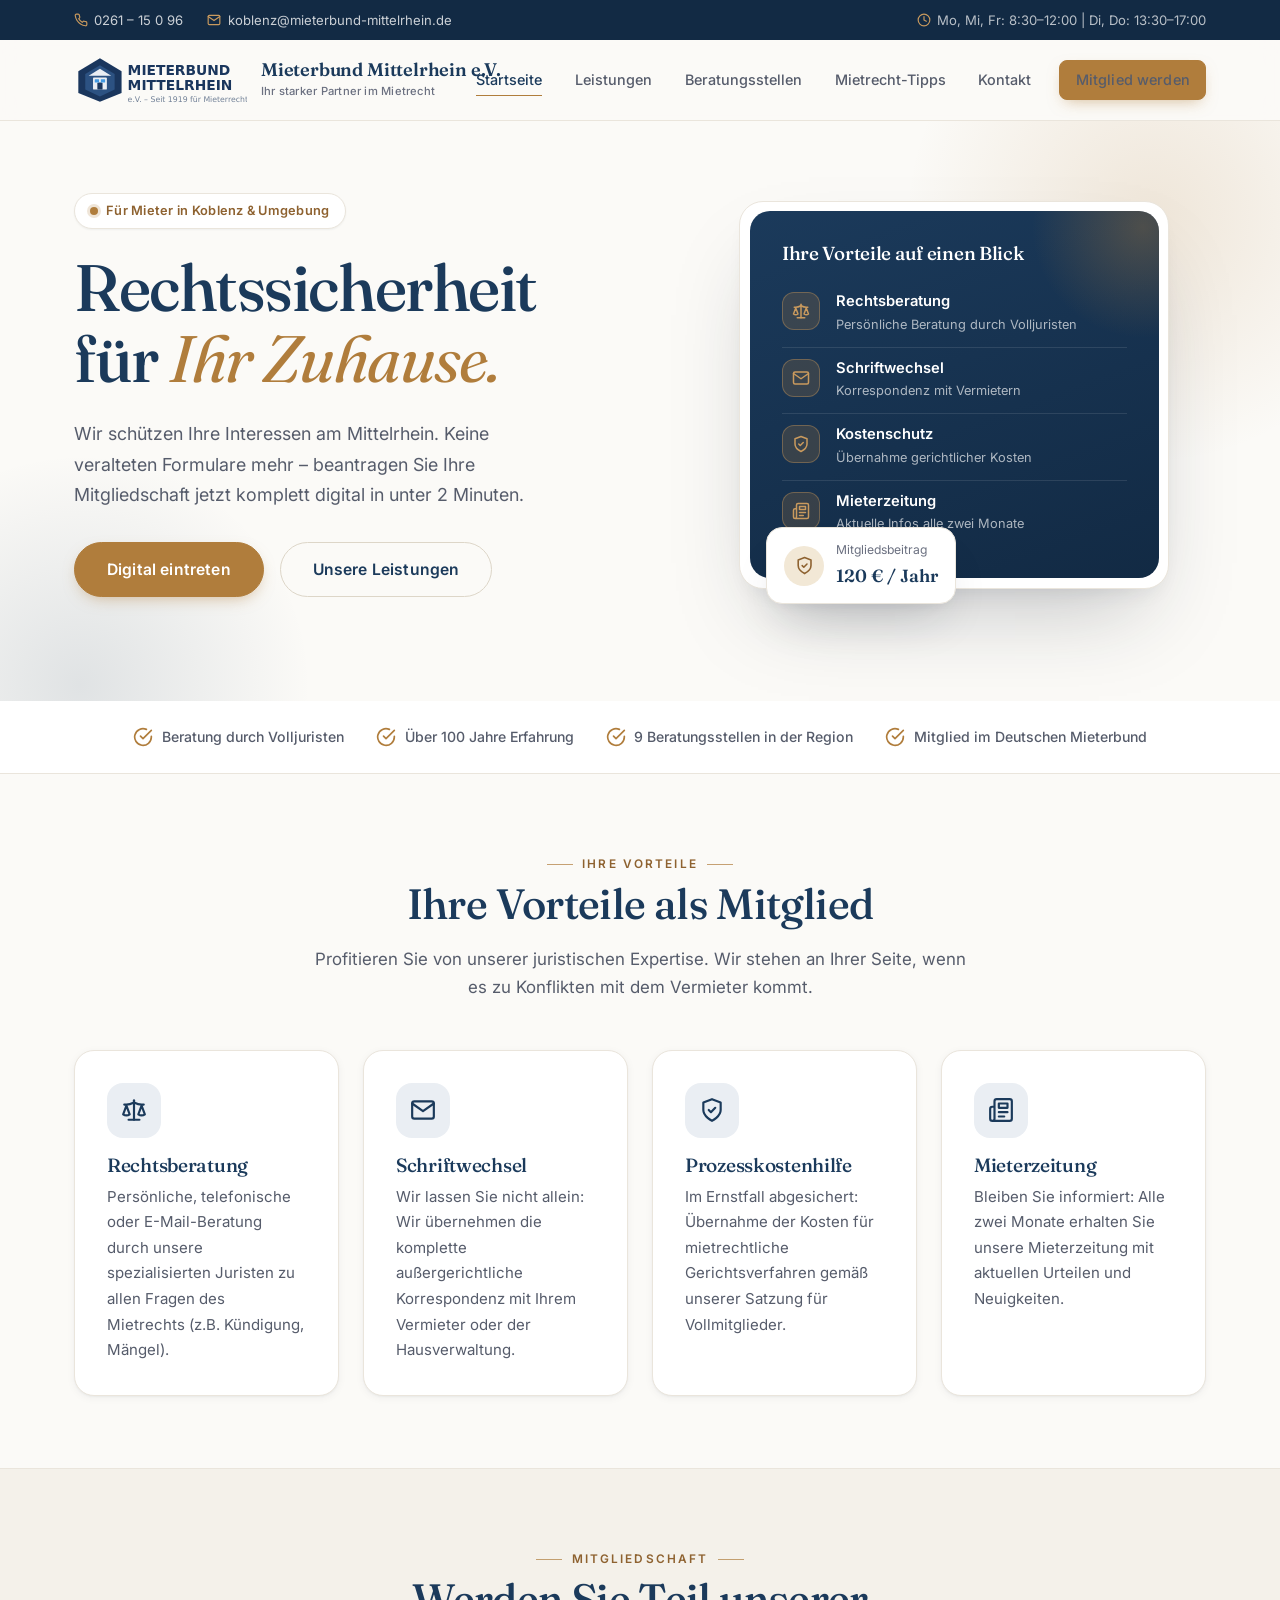
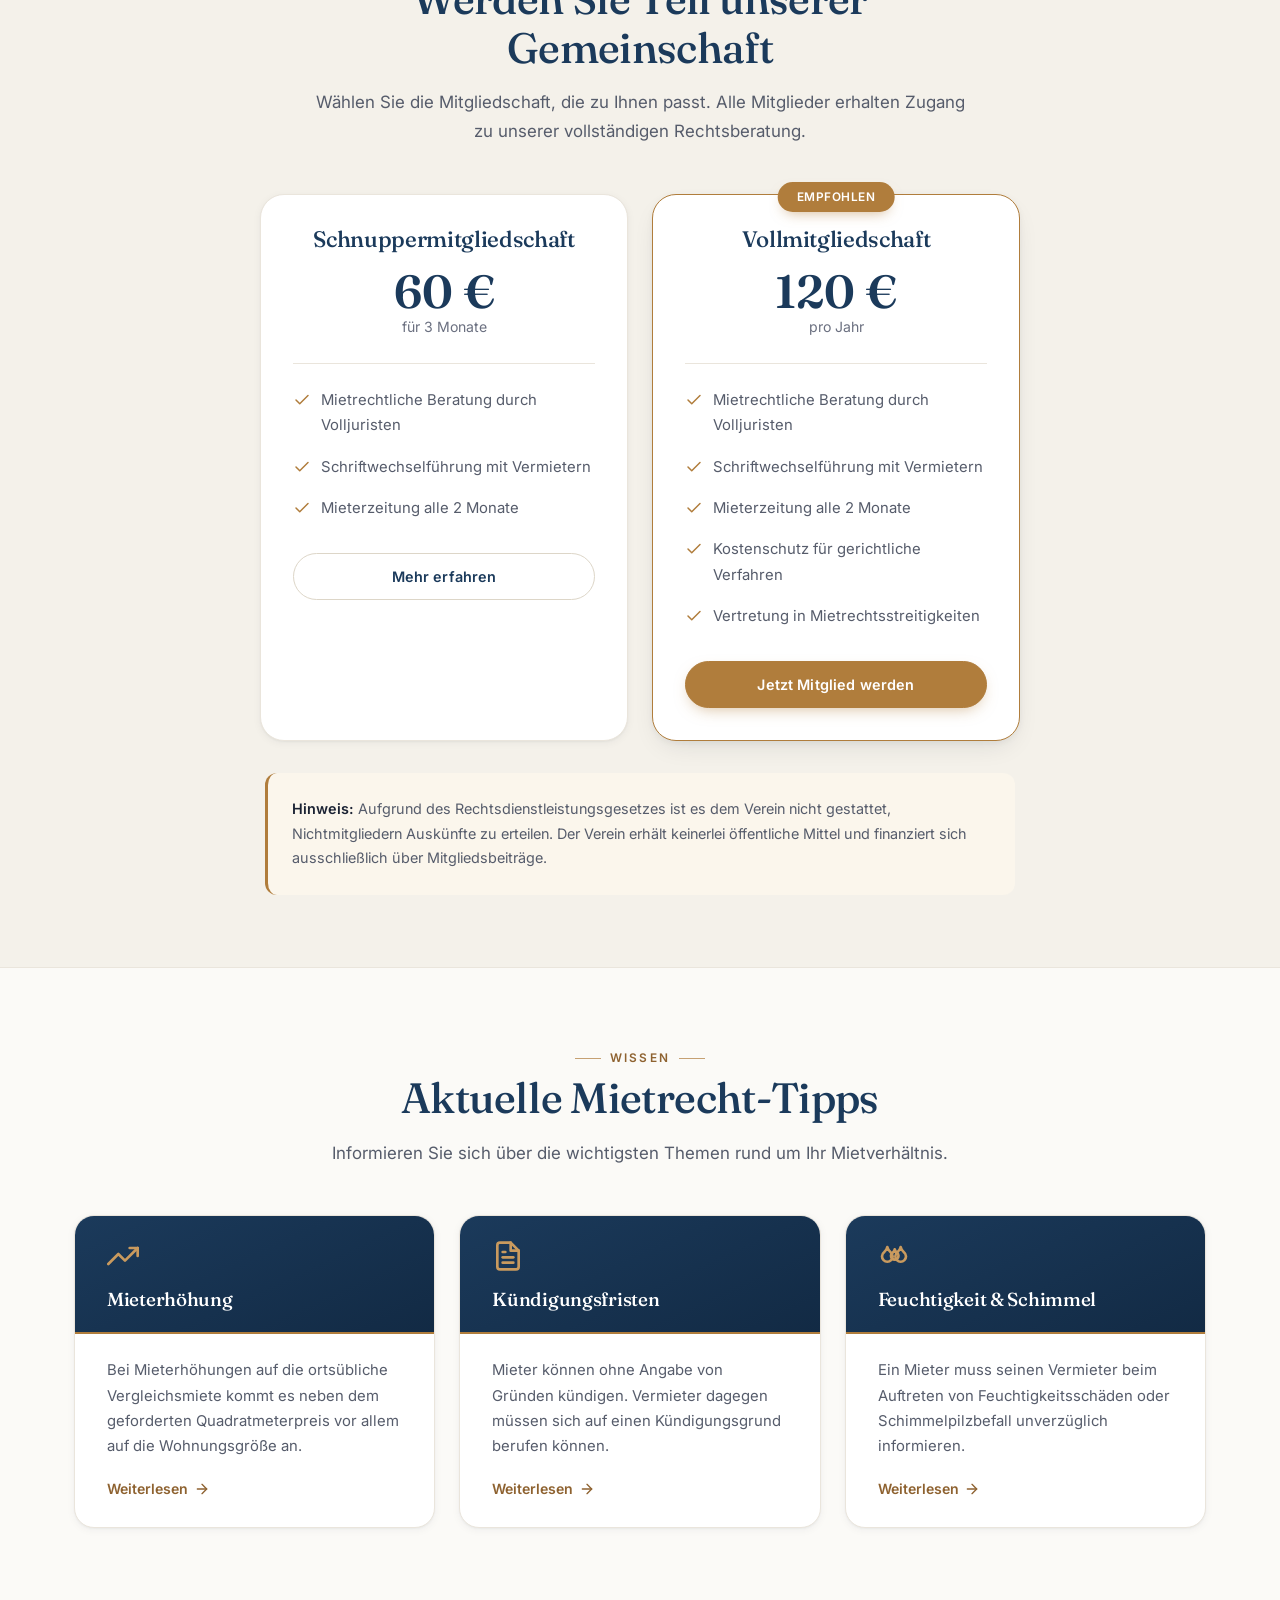
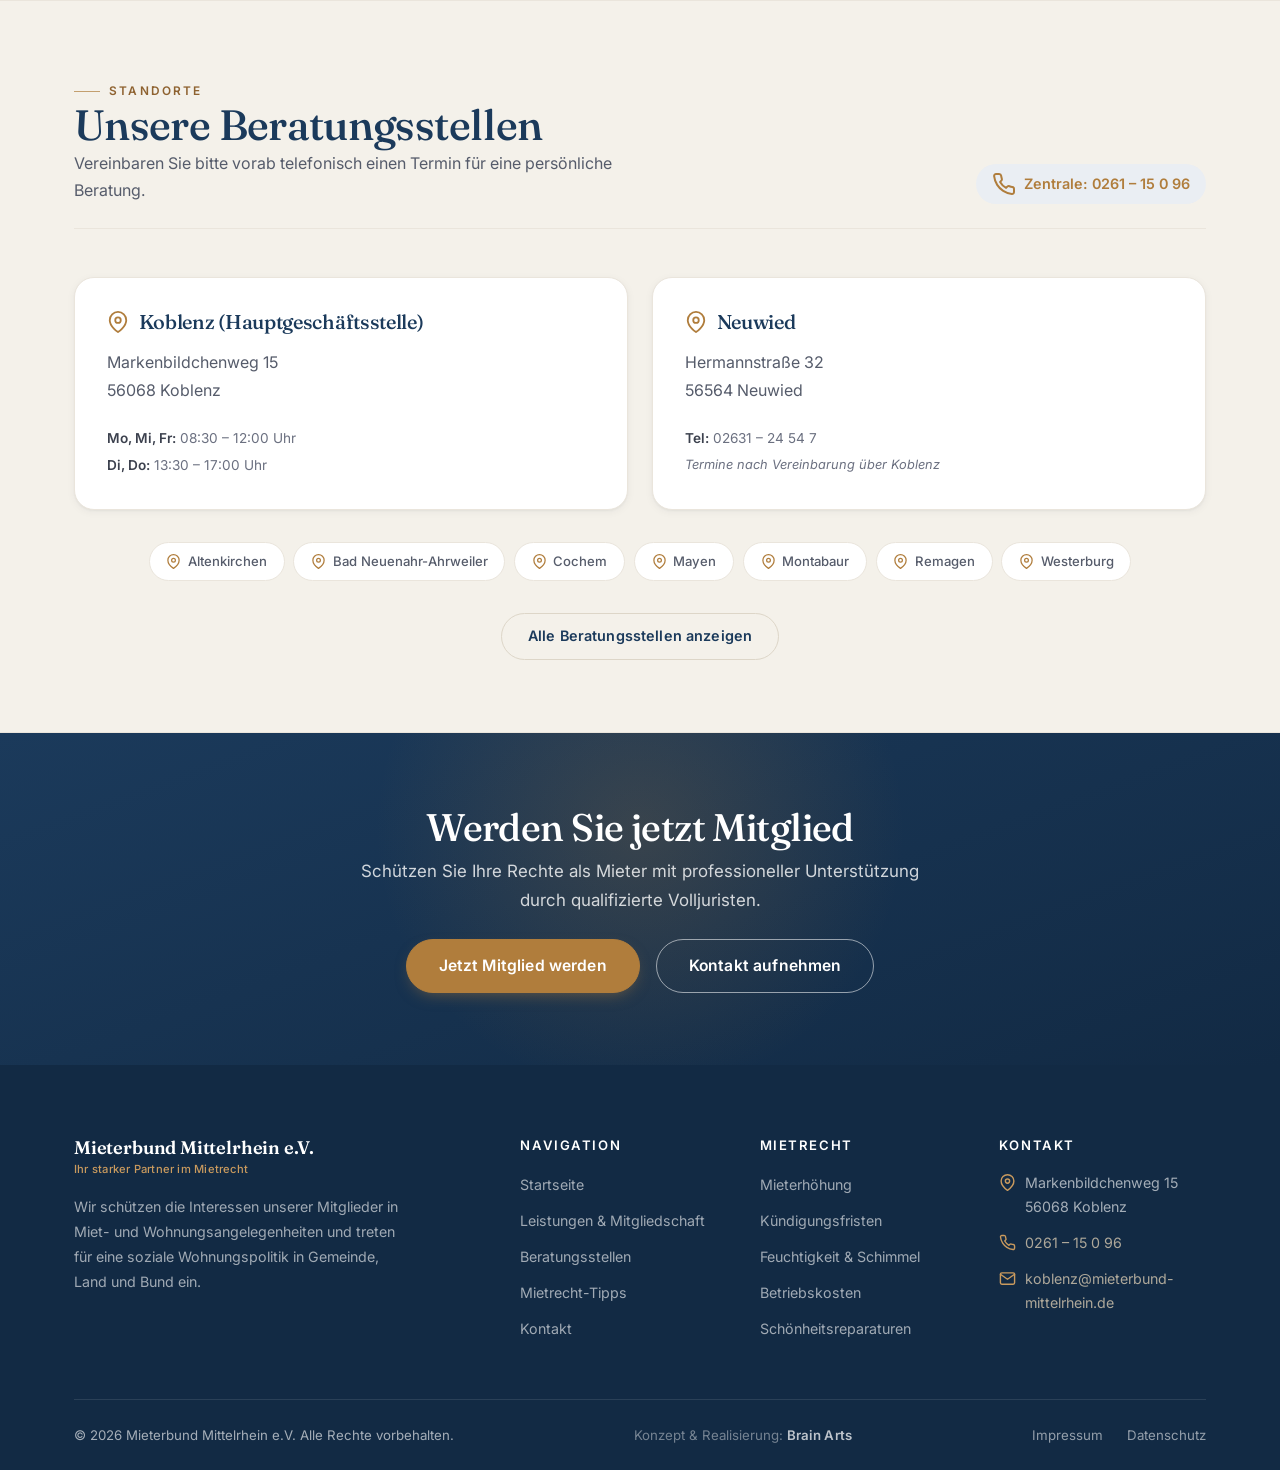
<file: index.html>
<!DOCTYPE html>
<html lang="de">
<head>
  <meta charset="UTF-8">
  <meta name="viewport" content="width=device-width, initial-scale=1.0">
  <meta name="description" content="Der Mieterbund Mittelrhein e.V. bietet mietrechtliche Beratung durch Volljuristen, Schriftwechselführung und Kostenschutz für Mieter in Koblenz und der Region Mittelrhein.">
  <meta name="keywords" content="Mieterbund, Mittelrhein, Koblenz, Mietrecht, Mieterberatung, Mieterschutz, Rechtsberatung">
  <meta name="theme-color" content="#1b3a5b">
  <title>Mieterbund Mittelrhein e.V. – Ihr starker Partner im Mietrecht</title>
  <meta property="og:type" content="website">
  <meta property="og:locale" content="de_DE">
  <meta property="og:site_name" content="Mieterbund Mittelrhein e.V.">
  <meta property="og:title" content="Mieterbund Mittelrhein e.V. – Ihr starker Partner im Mietrecht">
  <meta property="og:description" content="Mietrechtliche Beratung durch Volljuristen, Schriftwechselführung und Kostenschutz für Mieter in Koblenz und der Region Mittelrhein.">
  <meta name="twitter:card" content="summary">
  <link rel="preconnect" href="https://fonts.googleapis.com">
  <link rel="preconnect" href="https://fonts.gstatic.com" crossorigin>
  <link href="https://fonts.googleapis.com/css2?family=Fraunces:ital,opsz,wght@0,9..144,400;0,9..144,500;0,9..144,600;1,9..144,400&family=Inter:wght@400;500;600;700&display=swap" rel="stylesheet">
  <link rel="stylesheet" href="css/style.css">
  <link rel="icon" type="image/svg+xml" href="assets/images/logo.svg">
  <script type="application/ld+json">
  {
    "@context": "https://schema.org",
    "@type": "LegalService",
    "name": "Mieterbund Mittelrhein e.V.",
    "alternateName": "Mieterbund Mittelrhein",
    "description": "Mietrechtliche Beratung durch Volljuristen, Schriftwechselführung und Kostenschutz für Mieter in Koblenz und der Region Mittelrhein.",
    "image": "https://mieterbund-mittelrhein.de/assets/images/logo.svg",
    "url": "https://mieterbund-mittelrhein.de/",
    "telephone": "+49-261-15096",
    "email": "koblenz@mieterbund-mittelrhein.de",
    "foundingDate": "1919",
    "priceRange": "€€",
    "address": {
      "@type": "PostalAddress",
      "streetAddress": "Markenbildchenweg 15",
      "addressLocality": "Koblenz",
      "postalCode": "56068",
      "addressRegion": "RP",
      "addressCountry": "DE"
    },
    "openingHoursSpecification": [
      {"@type": "OpeningHoursSpecification", "dayOfWeek": ["Monday", "Wednesday", "Friday"], "opens": "08:30", "closes": "12:00"},
      {"@type": "OpeningHoursSpecification", "dayOfWeek": ["Tuesday", "Thursday"], "opens": "13:30", "closes": "17:00"}
    ],
    "areaServed": [
      {"@type": "City", "name": "Koblenz"},
      {"@type": "City", "name": "Neuwied"},
      {"@type": "AdministrativeArea", "name": "Region Mittelrhein"}
    ],
    "memberOf": {
      "@type": "Organization",
      "name": "Deutscher Mieterbund e.V.",
      "url": "https://www.mieterbund.de"
    },
    "knowsAbout": ["Mietrecht", "Mieterhöhung", "Kündigungsschutz", "Betriebskosten", "Schimmel in Mietwohnung", "Schönheitsreparaturen"]
  }
  </script>
</head>
<body>
  <div id="top-bar"></div>
  <div id="header"></div>

  <!-- Hero Section -->
  <section class="hero">
    <div class="container hero-inner">
      <div class="hero-content">
        <div class="hero-badge">
          <span class="hero-badge-dot"></span>
          Für Mieter in Koblenz & Umgebung
        </div>
        <h1>Rechtssicherheit für <span class="text-gradient">Ihr Zuhause.</span></h1>
        <p>Wir schützen Ihre Interessen am Mittelrhein. Keine veralteten Formulare mehr – beantragen Sie Ihre Mitgliedschaft jetzt komplett digital in unter 2 Minuten.</p>
        <div class="hero-actions">
          <a href="pages/mitgliedschaft.html#beitritt" class="btn btn-primary btn-lg">Digital eintreten</a>
          <a href="#leistungen" class="btn btn-outline btn-lg">Unsere Leistungen</a>
        </div>
      </div>
      <div class="hero-visual">
        <div class="hero-card">
          <div class="hero-card-visual">
            <h3>Ihre Vorteile auf einen Blick</h3>
            <div class="hero-card-item">
              <div class="hero-card-icon" id="hero-icon-1"></div>
              <div class="hero-card-text">
                <h4>Rechtsberatung</h4>
                <p>Persönliche Beratung durch Volljuristen</p>
              </div>
            </div>
            <div class="hero-card-item">
              <div class="hero-card-icon" id="hero-icon-2"></div>
              <div class="hero-card-text">
                <h4>Schriftwechsel</h4>
                <p>Korrespondenz mit Vermietern</p>
              </div>
            </div>
            <div class="hero-card-item">
              <div class="hero-card-icon" id="hero-icon-3"></div>
              <div class="hero-card-text">
                <h4>Kostenschutz</h4>
                <p>Übernahme gerichtlicher Kosten</p>
              </div>
            </div>
            <div class="hero-card-item">
              <div class="hero-card-icon" id="hero-icon-4"></div>
              <div class="hero-card-text">
                <h4>Mieterzeitung</h4>
                <p>Aktuelle Infos alle zwei Monate</p>
              </div>
            </div>
          </div>
          <div class="hero-card-badge">
            <div class="hero-card-badge-icon" id="hero-badge-icon"></div>
            <div class="hero-card-badge-text">
              Mitgliedsbeitrag
              <strong>120 € / Jahr</strong>
            </div>
          </div>
        </div>
      </div>
    </div>
  </section>

  <!-- Trust Banner -->
  <section class="trust-banner">
    <div class="container">
      <div class="trust-items" id="trust-items">
      </div>
    </div>
  </section>

  <!-- Services Section -->
  <section class="section" id="leistungen">
    <div class="container">
      <div class="section-header">
        <span class="section-label">Ihre Vorteile</span>
        <h2>Ihre Vorteile als Mitglied</h2>
        <p>Profitieren Sie von unserer juristischen Expertise. Wir stehen an Ihrer Seite, wenn es zu Konflikten mit dem Vermieter kommt.</p>
      </div>
      <div class="services-grid" id="services-grid">
      </div>
    </div>
  </section>

  <!-- Membership Preview Section -->
  <section class="section section-alt">
    <div class="container">
      <div class="section-header">
        <span class="section-label">Mitgliedschaft</span>
        <h2>Werden Sie Teil unserer Gemeinschaft</h2>
        <p>Wählen Sie die Mitgliedschaft, die zu Ihnen passt. Alle Mitglieder erhalten Zugang zu unserer vollständigen Rechtsberatung.</p>
      </div>
      <div class="membership-grid">
        <div class="membership-card animate-in">
          <span class="membership-badge">Zum Kennenlernen</span>
          <h3>Schnuppermitgliedschaft</h3>
          <div class="membership-price">60 €</div>
          <div class="membership-period">für 3 Monate</div>
          <ul class="membership-features" id="schnupper-features"></ul>
          <a href="pages/mitgliedschaft.html#beitritt" class="btn btn-outline" style="width: 100%; justify-content: center;">Mehr erfahren</a>
        </div>
        <div class="membership-card featured animate-in">
          <span class="membership-badge">Empfohlen</span>
          <h3>Vollmitgliedschaft</h3>
          <div class="membership-price">120 €</div>
          <div class="membership-period">pro Jahr</div>
          <ul class="membership-features" id="voll-features"></ul>
          <a href="pages/mitgliedschaft.html#beitritt" class="btn btn-primary" style="width: 100%; justify-content: center;">Jetzt Mitglied werden</a>
        </div>
      </div>
      <div class="membership-note" style="max-width: 750px; margin: var(--space-xl) auto 0;">
        <p><strong>Hinweis:</strong> Aufgrund des Rechtsdienstleistungsgesetzes ist es dem Verein nicht gestattet, Nichtmitgliedern Auskünfte zu erteilen. Der Verein erhält keinerlei öffentliche Mittel und finanziert sich ausschließlich über Mitgliedsbeiträge.</p>
      </div>
    </div>
  </section>

  <!-- Mietrecht Tips Preview -->
  <section class="section">
    <div class="container">
      <div class="section-header">
        <span class="section-label">Wissen</span>
        <h2>Aktuelle Mietrecht-Tipps</h2>
        <p>Informieren Sie sich über die wichtigsten Themen rund um Ihr Mietverhältnis.</p>
      </div>
      <div class="articles-grid" id="articles-grid">
      </div>
    </div>
  </section>

  <!-- Beratungsstellen Preview -->
  <section class="section section-alt" id="standorte">
    <div class="container">
      <div style="display: flex; flex-wrap: wrap; justify-content: space-between; align-items: flex-end; margin-bottom: var(--space-2xl); padding-bottom: var(--space-lg); border-bottom: 1px solid var(--gray-200);">
        <div style="max-width: 540px;">
          <span class="section-label label-start">Standorte</span>
          <h2>Unsere Beratungsstellen</h2>
          <p style="color: var(--gray-600); margin-bottom: 0;">Vereinbaren Sie bitte vorab telefonisch einen Termin für eine persönliche Beratung.</p>
        </div>
        <div style="display: flex; align-items: center; gap: 0.5rem; background: var(--primary-50); padding: 0.5rem 1rem; border-radius: var(--radius-full); color: var(--accent); font-weight: 600; font-size: 0.9rem; margin-top: var(--space-md);" id="standorte-phone-badge"></div>
      </div>
      <div class="locations-grid" id="standorte-grid"></div>
      <div class="aussenstellen-grid" id="aussenstellen-grid" style="margin-top: var(--space-xl);"></div>
      <div style="text-align: center; margin-top: var(--space-xl);">
        <a href="pages/beratungsstellen.html" class="btn btn-outline">Alle Beratungsstellen anzeigen</a>
      </div>
    </div>
  </section>

  <!-- CTA -->
  <div id="cta-section"></div>

  <!-- Footer -->
  <div id="footer"></div>

  <script src="js/components.js"></script>
  <script>
    document.addEventListener('DOMContentLoaded', function() {
      initPage('home');

      // Hero icons
      document.getElementById('hero-icon-1').innerHTML = Icons.scales;
      document.getElementById('hero-icon-2').innerHTML = Icons.mail;
      document.getElementById('hero-icon-3').innerHTML = Icons.shield;
      document.getElementById('hero-icon-4').innerHTML = Icons.newspaper;
      document.getElementById('hero-badge-icon').innerHTML = Icons.shield;

      // Trust items
      document.getElementById('trust-items').innerHTML = `
        <div class="trust-item">${Icons.checkCircle} Beratung durch Volljuristen</div>
        <div class="trust-item">${Icons.checkCircle} Über 100 Jahre Erfahrung</div>
        <div class="trust-item">${Icons.checkCircle} 9 Beratungsstellen in der Region</div>
        <div class="trust-item">${Icons.checkCircle} Mitglied im Deutschen Mieterbund</div>
      `;

      // Services
      document.getElementById('services-grid').innerHTML = `
        <div class="service-card animate-in">
          <div class="service-icon">${Icons.scales}</div>
          <h3>Rechtsberatung</h3>
          <p>Persönliche, telefonische oder E-Mail-Beratung durch unsere spezialisierten Juristen zu allen Fragen des Mietrechts (z.B. Kündigung, Mängel).</p>
        </div>
        <div class="service-card animate-in">
          <div class="service-icon">${Icons.mail}</div>
          <h3>Schriftwechsel</h3>
          <p>Wir lassen Sie nicht allein: Wir übernehmen die komplette außergerichtliche Korrespondenz mit Ihrem Vermieter oder der Hausverwaltung.</p>
        </div>
        <div class="service-card animate-in">
          <div class="service-icon">${Icons.shield}</div>
          <h3>Prozesskostenhilfe</h3>
          <p>Im Ernstfall abgesichert: Übernahme der Kosten für mietrechtliche Gerichtsverfahren gemäß unserer Satzung für Vollmitglieder.</p>
        </div>
        <div class="service-card animate-in">
          <div class="service-icon">${Icons.newspaper}</div>
          <h3>Mieterzeitung</h3>
          <p>Bleiben Sie informiert: Alle zwei Monate erhalten Sie unsere Mieterzeitung mit aktuellen Urteilen und Neuigkeiten.</p>
        </div>
      `;

      // Membership features
      const baseFeatures = [
        'Mietrechtliche Beratung durch Volljuristen',
        'Schriftwechselführung mit Vermietern',
        'Mieterzeitung alle 2 Monate'
      ];
      const vollFeatures = [
        ...baseFeatures,
        'Kostenschutz für gerichtliche Verfahren',
        'Vertretung in Mietrechtsstreitigkeiten'
      ];

      document.getElementById('schnupper-features').innerHTML = baseFeatures.map(f =>
        `<li>${Icons.check} ${f}</li>`
      ).join('');

      document.getElementById('voll-features').innerHTML = vollFeatures.map(f =>
        `<li>${Icons.check} ${f}</li>`
      ).join('');

      // Articles
      document.getElementById('articles-grid').innerHTML = `
        <div class="article-card animate-in">
          <div class="article-card-header">
            ${Icons.trendingUp}
            <h3>Mieterhöhung</h3>
          </div>
          <div class="article-card-body">
            <p>Bei Mieterhöhungen auf die ortsübliche Vergleichsmiete kommt es neben dem geforderten Quadratmeterpreis vor allem auf die Wohnungsgröße an.</p>
            <a href="pages/mietrecht-tipps.html#mieterhoehung" class="read-more">Weiterlesen ${Icons.arrowRight}</a>
          </div>
        </div>
        <div class="article-card animate-in">
          <div class="article-card-header">
            ${Icons.fileText}
            <h3>Kündigungsfristen</h3>
          </div>
          <div class="article-card-body">
            <p>Mieter können ohne Angabe von Gründen kündigen. Vermieter dagegen müssen sich auf einen Kündigungsgrund berufen können.</p>
            <a href="pages/mietrecht-tipps.html#kuendigungsfristen" class="read-more">Weiterlesen ${Icons.arrowRight}</a>
          </div>
        </div>
        <div class="article-card animate-in">
          <div class="article-card-header">
            ${Icons.droplets}
            <h3>Feuchtigkeit & Schimmel</h3>
          </div>
          <div class="article-card-body">
            <p>Ein Mieter muss seinen Vermieter beim Auftreten von Feuchtigkeitsschäden oder Schimmelpilzbefall unverzüglich informieren.</p>
            <a href="pages/mietrecht-tipps.html#schimmel" class="read-more">Weiterlesen ${Icons.arrowRight}</a>
          </div>
        </div>
      `;

      // Standorte phone badge
      document.getElementById('standorte-phone-badge').innerHTML = `${Icons.phone} Zentrale: 0261 – 15 0 96`;

      // Standorte grid (main locations)
      document.getElementById('standorte-grid').innerHTML = `
        <div class="location-card animate-in">
          <h3>${Icons.mapPin} Koblenz (Hauptgeschäftsstelle)</h3>
          <div class="location-info">
            <p style="color: var(--gray-600); margin-bottom: 0.75rem;">Markenbildchenweg 15<br>56068 Koblenz</p>
            <div style="font-size: 0.85rem; color: var(--gray-500);">
              <p style="margin-bottom: 0.25rem;"><strong style="color: var(--gray-700);">Mo, Mi, Fr:</strong> 08:30 – 12:00 Uhr</p>
              <p style="margin-bottom: 0;"><strong style="color: var(--gray-700);">Di, Do:</strong> 13:30 – 17:00 Uhr</p>
            </div>
          </div>
        </div>
        <div class="location-card animate-in">
          <h3>${Icons.mapPin} Neuwied</h3>
          <div class="location-info">
            <p style="color: var(--gray-600); margin-bottom: 0.75rem;">Hermannstraße 32<br>56564 Neuwied</p>
            <div style="font-size: 0.85rem; color: var(--gray-500);">
              <p style="margin-bottom: 0.25rem;"><strong style="color: var(--gray-700);">Tel:</strong> 02631 – 24 54 7</p>
              <p style="margin-bottom: 0; font-style: italic; font-size: 0.8rem;">Termine nach Vereinbarung über Koblenz</p>
            </div>
          </div>
        </div>
      `;

      // Außenstellen (smaller tags)
      const stellen = ['Altenkirchen', 'Bad Neuenahr-Ahrweiler', 'Cochem', 'Mayen', 'Montabaur', 'Remagen', 'Westerburg'];
      document.getElementById('aussenstellen-grid').innerHTML = stellen.map(s =>
        `<span class="aussenstelle-tag">${Icons.mapPin} ${s}</span>`
      ).join('');
    });
  </script>
</body>
</html>
</file>
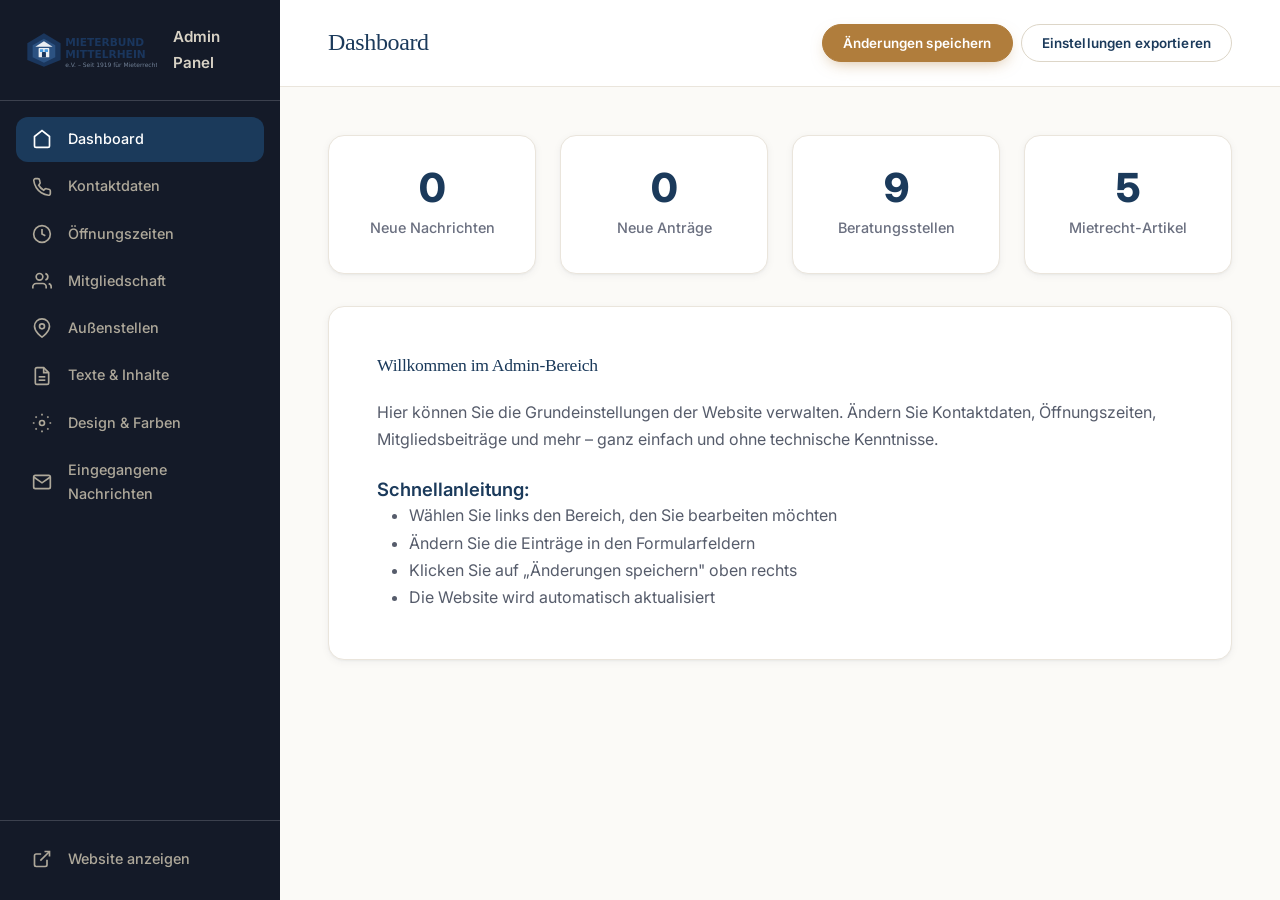
<file: admin/index.html>
<!DOCTYPE html>
<html lang="de">
<head>
  <meta charset="UTF-8">
  <meta name="viewport" content="width=device-width, initial-scale=1.0">
  <title>Admin Panel – Mieterbund Mittelrhein e.V.</title>
  <link rel="preconnect" href="https://fonts.googleapis.com">
  <link rel="preconnect" href="https://fonts.gstatic.com" crossorigin>
  <link href="https://fonts.googleapis.com/css2?family=Inter:wght@400;500;600;700;800&display=swap" rel="stylesheet">
  <link rel="stylesheet" href="../css/style.css">
  <link rel="stylesheet" href="admin.css">
  <link rel="icon" type="image/svg+xml" href="../assets/images/logo.svg">
</head>
<body class="admin-body">
  <div class="admin-layout">
    <!-- Sidebar -->
    <aside class="admin-sidebar">
      <div class="admin-sidebar-header">
        <img src="../assets/images/logo.svg" alt="Logo" style="height: 40px;">
        <span class="admin-title">Admin Panel</span>
      </div>
      <nav class="admin-nav">
        <a href="#" class="admin-nav-item active" data-section="dashboard">
          <svg xmlns="http://www.w3.org/2000/svg" width="20" height="20" viewBox="0 0 24 24" fill="none" stroke="currentColor" stroke-width="2"><path d="M3 9l9-7 9 7v11a2 2 0 0 1-2 2H5a2 2 0 0 1-2-2z"/></svg>
          Dashboard
        </a>
        <a href="#" class="admin-nav-item" data-section="kontakt">
          <svg xmlns="http://www.w3.org/2000/svg" width="20" height="20" viewBox="0 0 24 24" fill="none" stroke="currentColor" stroke-width="2"><path d="M22 16.92v3a2 2 0 0 1-2.18 2 19.79 19.79 0 0 1-8.63-3.07 19.5 19.5 0 0 1-6-6 19.79 19.79 0 0 1-3.07-8.67A2 2 0 0 1 4.11 2h3a2 2 0 0 1 2 1.72c.13.8.32 1.6.56 2.37a2 2 0 0 1-.45 2.11L8.09 9.91a16 16 0 0 0 6 6l1.27-1.27a2 2 0 0 1 2.11-.45c.77.24 1.57.43 2.37.56A2 2 0 0 1 22 16.92z"/></svg>
          Kontaktdaten
        </a>
        <a href="#" class="admin-nav-item" data-section="oeffnungszeiten">
          <svg xmlns="http://www.w3.org/2000/svg" width="20" height="20" viewBox="0 0 24 24" fill="none" stroke="currentColor" stroke-width="2"><circle cx="12" cy="12" r="10"/><polyline points="12 6 12 12 16 14"/></svg>
          Öffnungszeiten
        </a>
        <a href="#" class="admin-nav-item" data-section="mitgliedschaft">
          <svg xmlns="http://www.w3.org/2000/svg" width="20" height="20" viewBox="0 0 24 24" fill="none" stroke="currentColor" stroke-width="2"><path d="M17 21v-2a4 4 0 0 0-4-4H5a4 4 0 0 0-4 4v2"/><circle cx="9" cy="7" r="4"/><path d="M23 21v-2a4 4 0 0 0-3-3.87"/><path d="M16 3.13a4 4 0 0 1 0 7.75"/></svg>
          Mitgliedschaft
        </a>
        <a href="#" class="admin-nav-item" data-section="aussenstellen">
          <svg xmlns="http://www.w3.org/2000/svg" width="20" height="20" viewBox="0 0 24 24" fill="none" stroke="currentColor" stroke-width="2"><path d="M21 10c0 7-9 13-9 13s-9-6-9-13a9 9 0 0 1 18 0z"/><circle cx="12" cy="10" r="3"/></svg>
          Außenstellen
        </a>
        <a href="#" class="admin-nav-item" data-section="texte">
          <svg xmlns="http://www.w3.org/2000/svg" width="20" height="20" viewBox="0 0 24 24" fill="none" stroke="currentColor" stroke-width="2"><path d="M14 2H6a2 2 0 0 0-2 2v16a2 2 0 0 0 2 2h12a2 2 0 0 0 2-2V8z"/><polyline points="14 2 14 8 20 8"/><line x1="16" y1="13" x2="8" y2="13"/><line x1="16" y1="17" x2="8" y2="17"/></svg>
          Texte & Inhalte
        </a>
        <a href="#" class="admin-nav-item" data-section="design">
          <svg xmlns="http://www.w3.org/2000/svg" width="20" height="20" viewBox="0 0 24 24" fill="none" stroke="currentColor" stroke-width="2"><circle cx="12" cy="12" r="3"/><path d="M12 1v2M12 21v2M4.22 4.22l1.42 1.42M18.36 18.36l1.42 1.42M1 12h2M21 12h2M4.22 19.78l1.42-1.42M18.36 5.64l1.42-1.42"/></svg>
          Design & Farben
        </a>
        <a href="#" class="admin-nav-item" data-section="nachrichten">
          <svg xmlns="http://www.w3.org/2000/svg" width="20" height="20" viewBox="0 0 24 24" fill="none" stroke="currentColor" stroke-width="2"><path d="M4 4h16c1.1 0 2 .9 2 2v12c0 1.1-.9 2-2 2H4c-1.1 0-2-.9-2-2V6c0-1.1.9-2 2-2z"/><polyline points="22,6 12,13 2,6"/></svg>
          Eingegangene Nachrichten
        </a>
      </nav>
      <div class="admin-sidebar-footer">
        <a href="../index.html" class="admin-nav-item" target="_blank">
          <svg xmlns="http://www.w3.org/2000/svg" width="20" height="20" viewBox="0 0 24 24" fill="none" stroke="currentColor" stroke-width="2"><path d="M18 13v6a2 2 0 0 1-2 2H5a2 2 0 0 1-2-2V8a2 2 0 0 1 2-2h6"/><polyline points="15 3 21 3 21 9"/><line x1="10" y1="14" x2="21" y2="3"/></svg>
          Website anzeigen
        </a>
      </div>
    </aside>

    <!-- Main Content -->
    <main class="admin-main">
      <header class="admin-header">
        <h1 id="section-title">Dashboard</h1>
        <div class="admin-header-actions">
          <button class="btn btn-primary btn-sm" onclick="saveSettings()">Änderungen speichern</button>
          <button class="btn btn-outline btn-sm" onclick="exportSettings()">Einstellungen exportieren</button>
        </div>
      </header>

      <div class="admin-content">
        <!-- Dashboard -->
        <div id="section-dashboard" class="admin-section active">
          <div class="admin-cards-grid">
            <div class="admin-stat-card">
              <div class="admin-stat-number" id="stat-messages">0</div>
              <div class="admin-stat-label">Neue Nachrichten</div>
            </div>
            <div class="admin-stat-card">
              <div class="admin-stat-number" id="stat-members">0</div>
              <div class="admin-stat-label">Neue Anträge</div>
            </div>
            <div class="admin-stat-card">
              <div class="admin-stat-number">9</div>
              <div class="admin-stat-label">Beratungsstellen</div>
            </div>
            <div class="admin-stat-card">
              <div class="admin-stat-number">5</div>
              <div class="admin-stat-label">Mietrecht-Artikel</div>
            </div>
          </div>

          <div class="admin-card" style="margin-top: var(--space-xl);">
            <h3>Willkommen im Admin-Bereich</h3>
            <p>Hier können Sie die Grundeinstellungen der Website verwalten. Ändern Sie Kontaktdaten, Öffnungszeiten, Mitgliedsbeiträge und mehr – ganz einfach und ohne technische Kenntnisse.</p>
            <h4 style="margin-top: var(--space-lg);">Schnellanleitung:</h4>
            <ul style="list-style: disc; padding-left: var(--space-xl); color: var(--gray-600);">
              <li>Wählen Sie links den Bereich, den Sie bearbeiten möchten</li>
              <li>Ändern Sie die Einträge in den Formularfeldern</li>
              <li>Klicken Sie auf „Änderungen speichern" oben rechts</li>
              <li>Die Website wird automatisch aktualisiert</li>
            </ul>
          </div>
        </div>

        <!-- Kontaktdaten -->
        <div id="section-kontakt" class="admin-section">
          <div class="admin-card">
            <h3>Geschäftsstelle Koblenz</h3>
            <div class="admin-form-grid">
              <div class="form-group">
                <label>Straße & Hausnummer</label>
                <input type="text" id="cfg-koblenz-strasse" value="Markenbildchenweg 15">
              </div>
              <div class="form-group">
                <label>PLZ & Ort</label>
                <input type="text" id="cfg-koblenz-plzort" value="56068 Koblenz">
              </div>
              <div class="form-group">
                <label>Telefon</label>
                <input type="text" id="cfg-koblenz-tel" value="0261 – 15 0 96">
              </div>
              <div class="form-group">
                <label>Fax</label>
                <input type="text" id="cfg-koblenz-fax" value="0261 – 157 00">
              </div>
              <div class="form-group" style="grid-column: 1 / -1;">
                <label>E-Mail</label>
                <input type="email" id="cfg-koblenz-email" value="koblenz@mieterbund-mittelrhein.de">
              </div>
            </div>
          </div>

          <div class="admin-card">
            <h3>Geschäftsstelle Neuwied</h3>
            <div class="admin-form-grid">
              <div class="form-group">
                <label>Straße & Hausnummer</label>
                <input type="text" id="cfg-neuwied-strasse" value="Hermannstraße 32">
              </div>
              <div class="form-group">
                <label>PLZ & Ort</label>
                <input type="text" id="cfg-neuwied-plzort" value="56564 Neuwied">
              </div>
              <div class="form-group">
                <label>Telefon</label>
                <input type="text" id="cfg-neuwied-tel" value="02631 – 24 54 7">
              </div>
            </div>
          </div>
        </div>

        <!-- Öffnungszeiten -->
        <div id="section-oeffnungszeiten" class="admin-section">
          <div class="admin-card">
            <h3>Bürozeiten Koblenz</h3>
            <div class="admin-form-grid">
              <div class="form-group">
                <label>Montag</label>
                <input type="text" id="cfg-hours-mo" value="08:30 – 12:00 Uhr">
              </div>
              <div class="form-group">
                <label>Dienstag</label>
                <input type="text" id="cfg-hours-di" value="13:30 – 17:00 Uhr">
              </div>
              <div class="form-group">
                <label>Mittwoch</label>
                <input type="text" id="cfg-hours-mi" value="08:30 – 12:00 Uhr">
              </div>
              <div class="form-group">
                <label>Donnerstag</label>
                <input type="text" id="cfg-hours-do" value="13:30 – 17:00 Uhr">
              </div>
              <div class="form-group">
                <label>Freitag</label>
                <input type="text" id="cfg-hours-fr" value="08:30 – 12:00 Uhr">
              </div>
              <div class="form-group">
                <label>Samstag / Sonntag</label>
                <input type="text" id="cfg-hours-sa" value="Geschlossen">
              </div>
            </div>
          </div>

          <div class="admin-card">
            <h3>Beratungszeiten (Anzeige in der Top-Bar)</h3>
            <div class="form-group">
              <label>Kompakte Anzeige</label>
              <input type="text" id="cfg-hours-compact" value="Mo, Mi, Fr: 8:30–12:00 | Di, Do: 13:30–17:00">
            </div>
          </div>
        </div>

        <!-- Mitgliedschaft -->
        <div id="section-mitgliedschaft" class="admin-section">
          <div class="admin-card">
            <h3>Vollmitgliedschaft</h3>
            <div class="admin-form-grid">
              <div class="form-group">
                <label>Jahresbeitrag</label>
                <input type="text" id="cfg-voll-preis" value="120 €">
              </div>
              <div class="form-group">
                <label>Mindestlaufzeit</label>
                <input type="text" id="cfg-voll-laufzeit" value="2 Jahre">
              </div>
              <div class="form-group" style="grid-column: 1 / -1;">
                <label>Beschreibung</label>
                <textarea id="cfg-voll-beschreibung" rows="3">Umfassende mietrechtliche Beratung durch Volljuristen, Schriftwechselführung mit der Gegenseite und Kostenschutz für gerichtliche Verfahren.</textarea>
              </div>
            </div>
          </div>

          <div class="admin-card">
            <h3>Schnuppermitgliedschaft</h3>
            <div class="admin-form-grid">
              <div class="form-group">
                <label>Beitrag</label>
                <input type="text" id="cfg-schnupper-preis" value="60 €">
              </div>
              <div class="form-group">
                <label>Zeitraum</label>
                <input type="text" id="cfg-schnupper-zeitraum" value="3 Monate">
              </div>
              <div class="form-group" style="grid-column: 1 / -1;">
                <label>Beschreibung</label>
                <textarea id="cfg-schnupper-beschreibung" rows="3">Testen Sie unsere Leistungen. Wird die Schnuppermitgliedschaft nicht gekündigt, geht sie automatisch in eine Vollmitgliedschaft über.</textarea>
              </div>
            </div>
          </div>
        </div>

        <!-- Außenstellen -->
        <div id="section-aussenstellen" class="admin-section">
          <div class="admin-card">
            <h3>Außenstellen verwalten</h3>
            <p style="color: var(--gray-600); margin-bottom: var(--space-lg);">Hier können Sie die Außenstellen bearbeiten, hinzufügen oder entfernen.</p>
            <div id="aussenstellen-list"></div>
            <button class="btn btn-outline btn-sm" onclick="addAussenstelle()" style="margin-top: var(--space-md);">+ Außenstelle hinzufügen</button>
          </div>
        </div>

        <!-- Texte -->
        <div id="section-texte" class="admin-section">
          <div class="admin-card">
            <h3>Slogan / Untertitel</h3>
            <div class="form-group">
              <label>Website-Slogan</label>
              <input type="text" id="cfg-slogan" value="Ihr starker Partner im Mietrecht">
            </div>
          </div>

          <div class="admin-card">
            <h3>Hero-Bereich (Startseite)</h3>
            <div class="form-group">
              <label>Überschrift</label>
              <input type="text" id="cfg-hero-title" value="Ihr Recht als Mieter – professionell geschützt">
            </div>
            <div class="form-group">
              <label>Beschreibung</label>
              <textarea id="cfg-hero-desc" rows="3">Der Mieterbund Mittelrhein e.V. steht seit Jahrzehnten für kompetente mietrechtliche Beratung durch qualifizierte Volljuristen. Wir setzen uns für Ihre Interessen ein – in Koblenz und der gesamten Region Mittelrhein.</textarea>
            </div>
          </div>

          <div class="admin-card">
            <h3>SEO / Meta-Daten</h3>
            <div class="form-group">
              <label>Seitentitel (Browser-Tab)</label>
              <input type="text" id="cfg-meta-title" value="Mieterbund Mittelrhein e.V. – Ihr starker Partner im Mietrecht">
            </div>
            <div class="form-group">
              <label>Meta-Beschreibung</label>
              <textarea id="cfg-meta-desc" rows="3">Der Mieterbund Mittelrhein e.V. bietet mietrechtliche Beratung durch Volljuristen, Schriftwechselführung und Kostenschutz für Mieter in Koblenz und der Region Mittelrhein.</textarea>
            </div>
          </div>
        </div>

        <!-- Design -->
        <div id="section-design" class="admin-section">
          <div class="admin-card">
            <h3>Farbschema</h3>
            <p style="color: var(--gray-600); margin-bottom: var(--space-lg);">Passen Sie die Farben der Website an. Änderungen werden in der Vorschau sofort sichtbar.</p>
            <div class="admin-form-grid">
              <div class="form-group">
                <label>Primärfarbe (Dunkelblau)</label>
                <div class="color-input-group">
                  <input type="color" id="cfg-color-primary" value="#1a365d" onchange="previewColor('--primary', this.value)">
                  <input type="text" id="cfg-color-primary-text" value="#1a365d" onchange="document.getElementById('cfg-color-primary').value = this.value; previewColor('--primary', this.value)">
                </div>
              </div>
              <div class="form-group">
                <label>Sekundärfarbe (Rot)</label>
                <div class="color-input-group">
                  <input type="color" id="cfg-color-secondary" value="#c53030" onchange="previewColor('--secondary', this.value)">
                  <input type="text" id="cfg-color-secondary-text" value="#c53030" onchange="document.getElementById('cfg-color-secondary').value = this.value; previewColor('--secondary', this.value)">
                </div>
              </div>
              <div class="form-group">
                <label>Akzentfarbe (Blau)</label>
                <div class="color-input-group">
                  <input type="color" id="cfg-color-accent" value="#2b6cb0" onchange="previewColor('--accent', this.value)">
                  <input type="text" id="cfg-color-accent-text" value="#2b6cb0" onchange="document.getElementById('cfg-color-accent').value = this.value; previewColor('--accent', this.value)">
                </div>
              </div>
            </div>
          </div>

          <div class="admin-card">
            <h3>Logo</h3>
            <p style="color: var(--gray-600);">Das aktuelle Logo wird als SVG verwendet. Um ein neues Logo hochzuladen, ersetzen Sie die Datei <code>assets/images/logo.svg</code> oder laden Sie hier ein neues Logo hoch.</p>
            <div style="margin-top: var(--space-md); padding: var(--space-xl); border: 2px dashed var(--gray-300); border-radius: var(--radius-lg); text-align: center;">
              <img src="../assets/images/logo.svg" alt="Aktuelles Logo" style="height: 60px; margin: 0 auto var(--space-md);">
              <p style="color: var(--gray-500); font-size: 0.9rem;">Aktuelles Logo</p>
            </div>
          </div>
        </div>

        <!-- Nachrichten -->
        <div id="section-nachrichten" class="admin-section">
          <div class="admin-card">
            <h3>Eingegangene Nachrichten & Mitgliedsanträge</h3>
            <p style="color: var(--gray-600); margin-bottom: var(--space-lg);">Hier sehen Sie alle Nachrichten und Anträge, die über die Website eingegangen sind.</p>
            <div id="messages-list">
              <div style="text-align: center; padding: var(--space-3xl); color: var(--gray-400);">
                <p>Keine neuen Nachrichten vorhanden.</p>
                <p style="font-size: 0.85rem;">Nachrichten werden hier angezeigt, sobald das Backend eingerichtet ist.</p>
              </div>
            </div>
          </div>
        </div>
      </div>
    </main>
  </div>

  <!-- Save notification -->
  <div class="admin-toast" id="save-toast">
    <svg xmlns="http://www.w3.org/2000/svg" width="20" height="20" viewBox="0 0 24 24" fill="none" stroke="currentColor" stroke-width="2"><path d="M22 11.08V12a10 10 0 1 1-5.93-9.14"/><polyline points="22 4 12 14.01 9 11.01"/></svg>
    <span>Einstellungen gespeichert!</span>
  </div>

  <script>
    // Admin Navigation
    document.querySelectorAll('.admin-nav-item[data-section]').forEach(item => {
      item.addEventListener('click', function(e) {
        e.preventDefault();
        const section = this.dataset.section;

        // Update nav
        document.querySelectorAll('.admin-nav-item').forEach(el => el.classList.remove('active'));
        this.classList.add('active');

        // Update content
        document.querySelectorAll('.admin-section').forEach(el => el.classList.remove('active'));
        document.getElementById(`section-${section}`).classList.add('active');

        // Update title
        const titles = {
          dashboard: 'Dashboard',
          kontakt: 'Kontaktdaten',
          oeffnungszeiten: 'Öffnungszeiten',
          mitgliedschaft: 'Mitgliedschaft',
          aussenstellen: 'Außenstellen',
          texte: 'Texte & Inhalte',
          design: 'Design & Farben',
          nachrichten: 'Eingegangene Nachrichten'
        };
        document.getElementById('section-title').textContent = titles[section] || section;
      });
    });

    // Load settings from localStorage
    function loadSettings() {
      const settings = JSON.parse(localStorage.getItem('mieterbund-settings') || '{}');
      Object.keys(settings).forEach(key => {
        const el = document.getElementById(key);
        if (el) {
          if (el.type === 'color') {
            el.value = settings[key];
          } else {
            el.value = settings[key];
          }
        }
      });

      // Load Außenstellen
      const aussenstellen = settings.aussenstellen || [
        'Altenkirchen', 'Bad Neuenahr-Ahrweiler', 'Cochem',
        'Mayen', 'Montabaur', 'Remagen', 'Westerburg'
      ];
      renderAussenstellen(aussenstellen);

      // Load message counts
      const messages = JSON.parse(localStorage.getItem('mieterbund-messages') || '[]');
      const members = JSON.parse(localStorage.getItem('mieterbund-members') || '[]');
      document.getElementById('stat-messages').textContent = messages.length;
      document.getElementById('stat-members').textContent = members.length;
    }

    // Save settings
    function saveSettings() {
      const settings = {};
      document.querySelectorAll('.admin-section input, .admin-section textarea, .admin-section select').forEach(el => {
        if (el.id && el.id.startsWith('cfg-')) {
          settings[el.id] = el.value;
        }
      });

      // Save Außenstellen
      const aussenstellen = [];
      document.querySelectorAll('.aussenstelle-input').forEach(input => {
        if (input.value.trim()) aussenstellen.push(input.value.trim());
      });
      settings.aussenstellen = aussenstellen;

      localStorage.setItem('mieterbund-settings', JSON.stringify(settings));
      showToast();
    }

    // Export settings as JSON
    function exportSettings() {
      const settings = JSON.parse(localStorage.getItem('mieterbund-settings') || '{}');
      const blob = new Blob([JSON.stringify(settings, null, 2)], { type: 'application/json' });
      const url = URL.createObjectURL(blob);
      const a = document.createElement('a');
      a.href = url;
      a.download = 'mieterbund-settings.json';
      a.click();
      URL.revokeObjectURL(url);
    }

    // Außenstellen
    function renderAussenstellen(list) {
      const container = document.getElementById('aussenstellen-list');
      container.innerHTML = list.map((name, i) => `
        <div class="aussenstelle-row" style="display: flex; gap: var(--space-sm); margin-bottom: var(--space-sm); align-items: center;">
          <input type="text" class="aussenstelle-input" value="${name}" style="flex: 1;">
          <button class="btn btn-sm" style="background: var(--secondary-light); color: white; border: none; padding: 0.5rem;" onclick="this.parentElement.remove()">
            <svg xmlns="http://www.w3.org/2000/svg" width="16" height="16" viewBox="0 0 24 24" fill="none" stroke="currentColor" stroke-width="2"><line x1="18" y1="6" x2="6" y2="18"/><line x1="6" y1="6" x2="18" y2="18"/></svg>
          </button>
        </div>
      `).join('');
    }

    function addAussenstelle() {
      const container = document.getElementById('aussenstellen-list');
      const div = document.createElement('div');
      div.className = 'aussenstelle-row';
      div.style.cssText = 'display: flex; gap: var(--space-sm); margin-bottom: var(--space-sm); align-items: center;';
      div.innerHTML = `
        <input type="text" class="aussenstelle-input" value="" placeholder="Name der Außenstelle" style="flex: 1;">
        <button class="btn btn-sm" style="background: var(--secondary-light); color: white; border: none; padding: 0.5rem;" onclick="this.parentElement.remove()">
          <svg xmlns="http://www.w3.org/2000/svg" width="16" height="16" viewBox="0 0 24 24" fill="none" stroke="currentColor" stroke-width="2"><line x1="18" y1="6" x2="6" y2="18"/><line x1="6" y1="6" x2="18" y2="18"/></svg>
        </button>
      `;
      container.appendChild(div);
      div.querySelector('input').focus();
    }

    // Color preview
    function previewColor(variable, value) {
      document.documentElement.style.setProperty(variable, value);
    }

    // Toast notification
    function showToast() {
      const toast = document.getElementById('save-toast');
      toast.classList.add('visible');
      setTimeout(() => toast.classList.remove('visible'), 3000);
    }

    // Initialize
    loadSettings();
  </script>
</body>
</html>
</file>
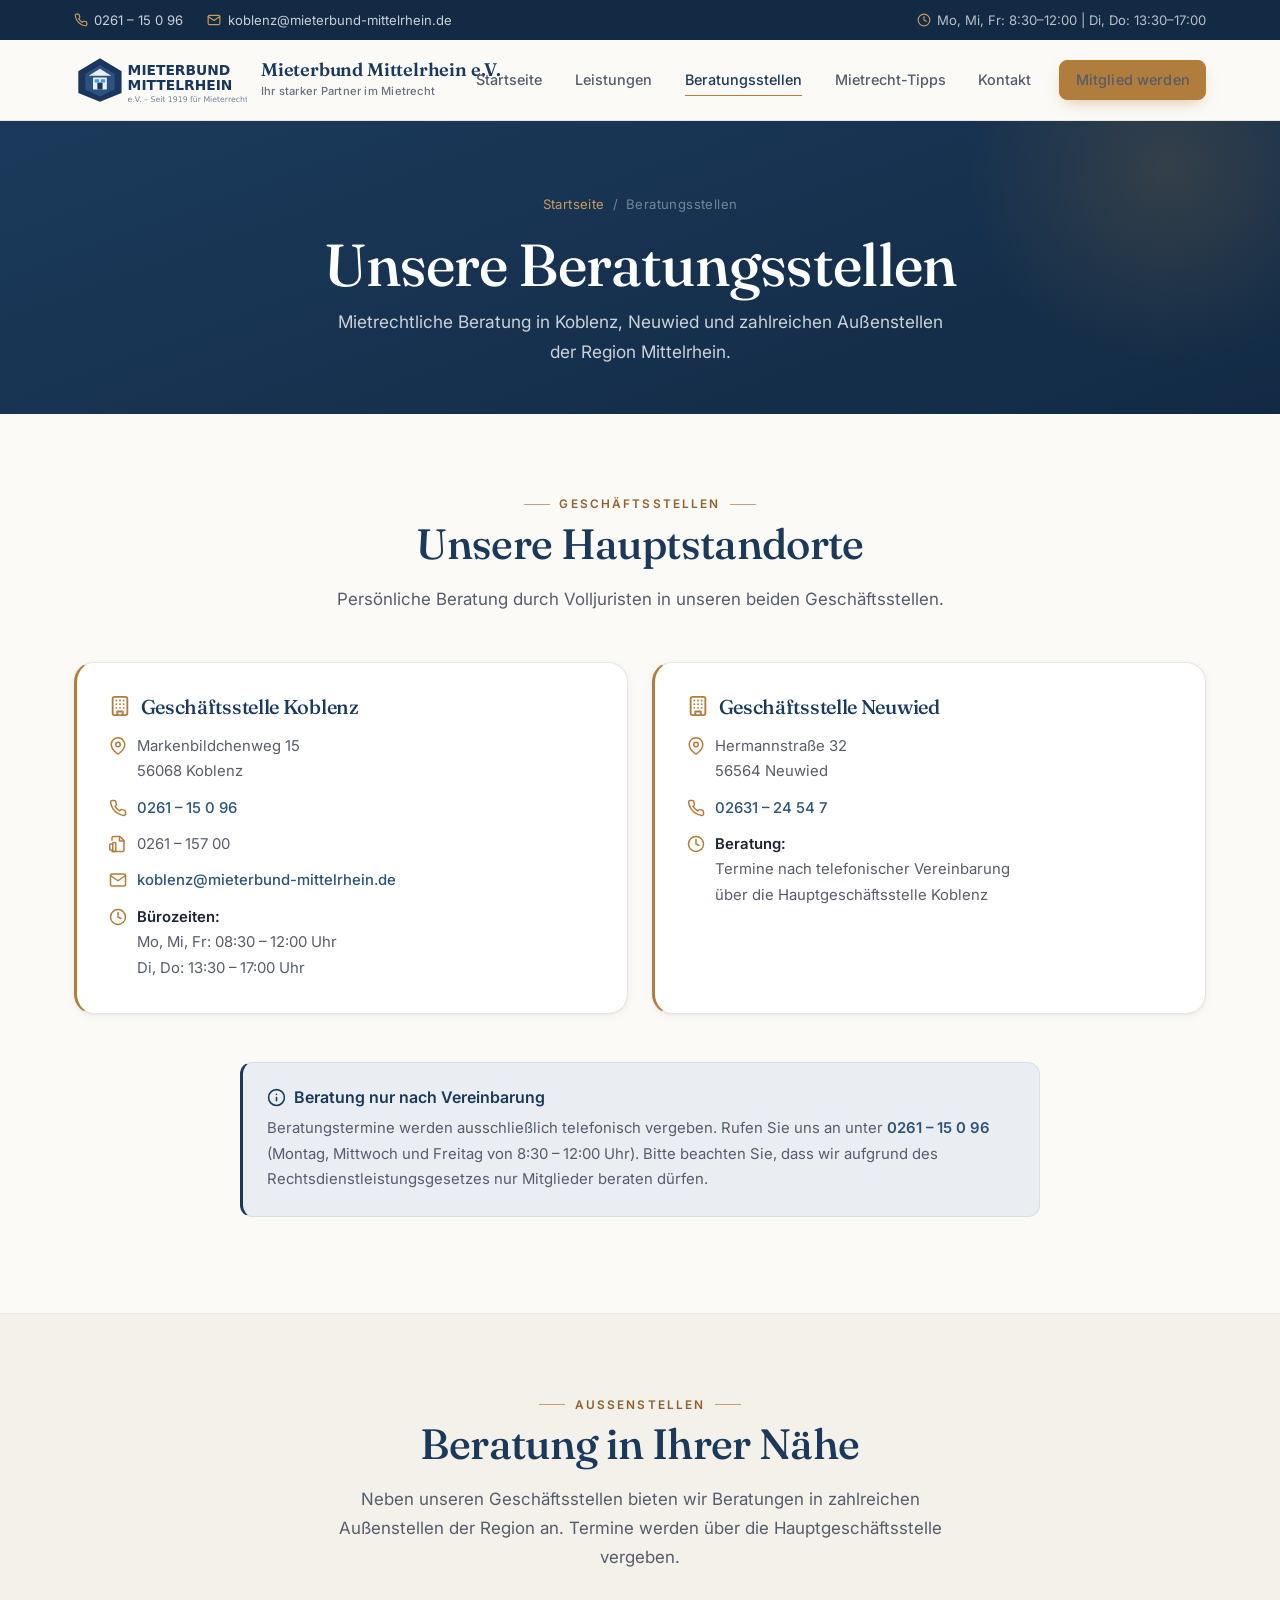
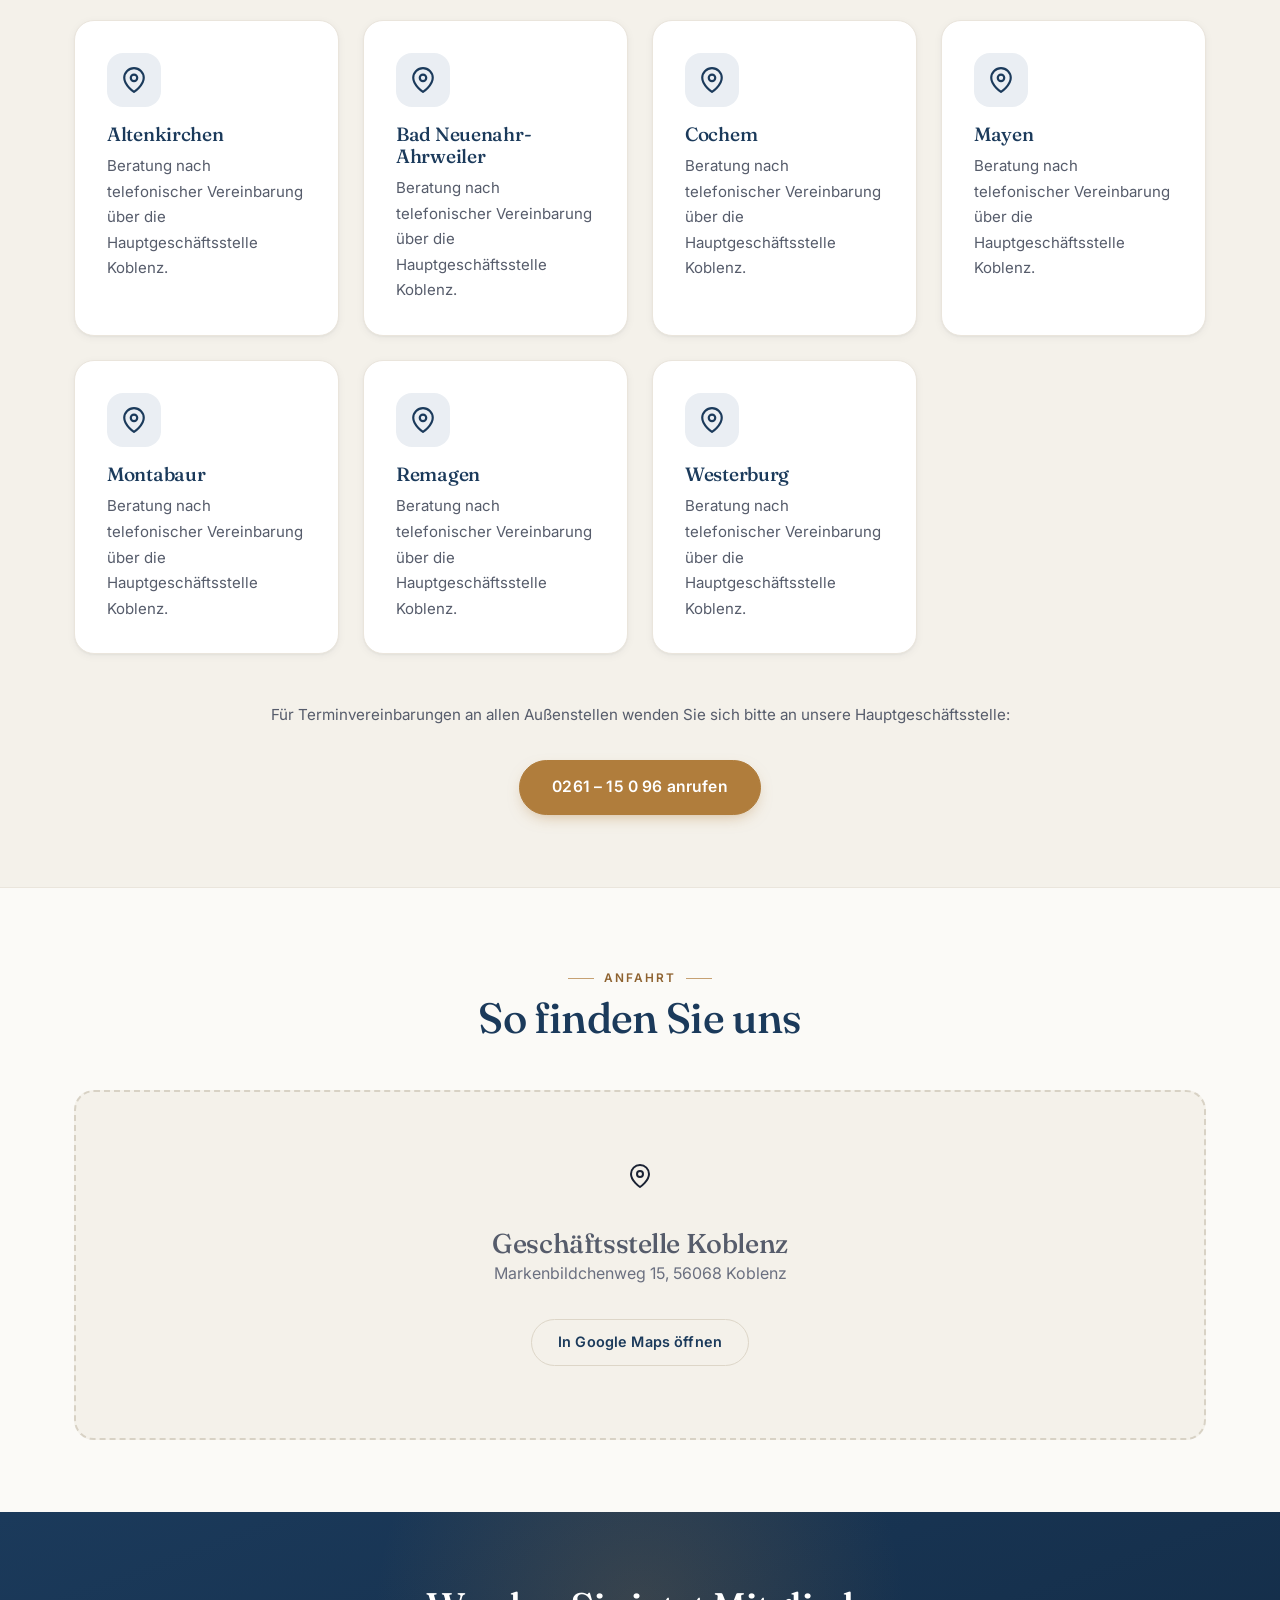
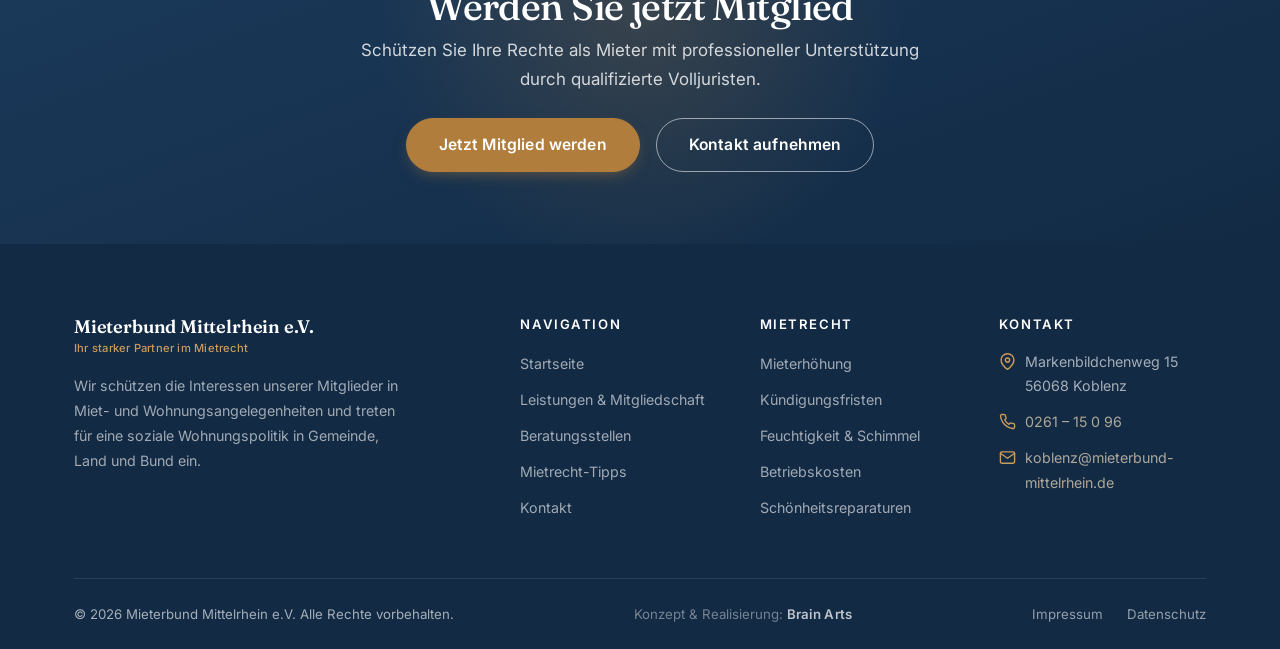
<file: pages/beratungsstellen.html>
<!DOCTYPE html>
<html lang="de">
<head>
  <meta charset="UTF-8">
  <meta name="viewport" content="width=device-width, initial-scale=1.0">
  <meta name="description" content="Beratungsstellen des Mieterbundes Mittelrhein e.V. – Geschäftsstellen in Koblenz und Neuwied sowie Außenstellen in der Region.">
  <meta name="theme-color" content="#1b3a5b">
  <title>Beratungsstellen – Mieterbund Mittelrhein e.V.</title>
  <meta property="og:type" content="website">
  <meta property="og:locale" content="de_DE">
  <meta property="og:title" content="Beratungsstellen – Mieterbund Mittelrhein e.V.">
  <meta property="og:description" content="Mietrechtliche Beratung in Koblenz, Neuwied und zahlreichen Außenstellen der Region Mittelrhein.">
  <link rel="preconnect" href="https://fonts.googleapis.com">
  <link rel="preconnect" href="https://fonts.gstatic.com" crossorigin>
  <link href="https://fonts.googleapis.com/css2?family=Fraunces:ital,opsz,wght@0,9..144,400;0,9..144,500;0,9..144,600;1,9..144,400&family=Inter:wght@400;500;600;700&display=swap" rel="stylesheet">
  <link rel="stylesheet" href="../css/style.css">
  <link rel="icon" type="image/svg+xml" href="../assets/images/logo.svg">
</head>
<body>
  <div id="top-bar"></div>
  <div id="header"></div>

  <section class="page-header">
    <div class="container">
      <div class="breadcrumb">
        <a href="../index.html">Startseite</a>
        <span>/</span>
        <span>Beratungsstellen</span>
      </div>
      <h1>Unsere Beratungsstellen</h1>
      <p>Mietrechtliche Beratung in Koblenz, Neuwied und zahlreichen Außenstellen der Region Mittelrhein.</p>
    </div>
  </section>

  <!-- Hauptstellen -->
  <section class="section">
    <div class="container">
      <div class="section-header">
        <span class="section-label">Geschäftsstellen</span>
        <h2>Unsere Hauptstandorte</h2>
        <p>Persönliche Beratung durch Volljuristen in unseren beiden Geschäftsstellen.</p>
      </div>
      <div class="locations-grid">
        <div class="location-card main-location animate-in">
          <h3 id="loc-icon-1">Geschäftsstelle Koblenz</h3>
          <div class="location-info">
            <div class="location-info-item" id="loc-addr-1">
            </div>
            <div class="location-info-item" id="loc-phone-1">
            </div>
            <div class="location-info-item" id="loc-fax-1">
            </div>
            <div class="location-info-item" id="loc-email-1">
            </div>
            <div class="location-info-item" id="loc-hours-1">
            </div>
          </div>
        </div>
        <div class="location-card main-location animate-in">
          <h3 id="loc-icon-2">Geschäftsstelle Neuwied</h3>
          <div class="location-info">
            <div class="location-info-item" id="loc-addr-2">
            </div>
            <div class="location-info-item" id="loc-phone-2">
            </div>
            <div class="location-info-item" id="loc-hours-2">
            </div>
          </div>
        </div>
      </div>

      <div class="info-box" style="margin-top: var(--space-2xl); max-width: 800px; margin-left: auto; margin-right: auto;">
        <h4 id="info-icon-beratung">Beratung nur nach Vereinbarung</h4>
        <p>Beratungstermine werden ausschließlich telefonisch vergeben. Rufen Sie uns an unter <strong><a href="tel:026115096">0261 – 15 0 96</a></strong> (Montag, Mittwoch und Freitag von 8:30 – 12:00 Uhr). Bitte beachten Sie, dass wir aufgrund des Rechtsdienstleistungsgesetzes nur Mitglieder beraten dürfen.</p>
      </div>
    </div>
  </section>

  <!-- Außenstellen -->
  <section class="section section-alt">
    <div class="container">
      <div class="section-header">
        <span class="section-label">Außenstellen</span>
        <h2>Beratung in Ihrer Nähe</h2>
        <p>Neben unseren Geschäftsstellen bieten wir Beratungen in zahlreichen Außenstellen der Region an. Termine werden über die Hauptgeschäftsstelle vergeben.</p>
      </div>
      <div class="services-grid" id="aussenstellen-cards"></div>
      <div style="text-align: center; margin-top: var(--space-2xl);">
        <p style="color: var(--gray-600); font-size: 0.95rem;">Für Terminvereinbarungen an allen Außenstellen wenden Sie sich bitte an unsere Hauptgeschäftsstelle:</p>
        <a href="tel:026115096" class="btn btn-primary btn-lg" style="margin-top: var(--space-md);">
          0261 – 15 0 96 anrufen
        </a>
      </div>
    </div>
  </section>

  <!-- Map placeholder -->
  <section class="section">
    <div class="container">
      <div class="section-header">
        <span class="section-label">Anfahrt</span>
        <h2>So finden Sie uns</h2>
      </div>
      <div style="background: var(--gray-100); border-radius: var(--radius-xl); padding: var(--space-3xl); text-align: center; border: 2px dashed var(--gray-300);">
        <div id="map-icon" style="margin-bottom: var(--space-md);"></div>
        <h3 style="color: var(--gray-600);">Geschäftsstelle Koblenz</h3>
        <p style="color: var(--gray-500);">Markenbildchenweg 15, 56068 Koblenz</p>
        <a href="https://www.google.com/maps/search/?api=1&query=Markenbildchenweg+15+56068+Koblenz" target="_blank" rel="noopener" class="btn btn-outline" style="margin-top: var(--space-md);">
          In Google Maps öffnen
        </a>
      </div>
    </div>
  </section>

  <div id="cta-section"></div>
  <div id="footer"></div>

  <script src="../js/components.js"></script>
  <script>
    document.addEventListener('DOMContentLoaded', function() {
      initPage('beratungsstellen');

      // Location icons
      document.getElementById('loc-icon-1').innerHTML = `${Icons.building} Geschäftsstelle Koblenz`;
      document.getElementById('loc-icon-2').innerHTML = `${Icons.building} Geschäftsstelle Neuwied`;

      // Koblenz details
      document.getElementById('loc-addr-1').innerHTML = `${Icons.mapPin} <span>Markenbildchenweg 15<br>56068 Koblenz</span>`;
      document.getElementById('loc-phone-1').innerHTML = `${Icons.phone} <span><a href="tel:026115096">0261 – 15 0 96</a></span>`;
      document.getElementById('loc-fax-1').innerHTML = `${Icons.fax} <span>0261 – 157 00</span>`;
      document.getElementById('loc-email-1').innerHTML = `${Icons.mail} <span><a href="mailto:koblenz@mieterbund-mittelrhein.de">koblenz@mieterbund-mittelrhein.de</a></span>`;
      document.getElementById('loc-hours-1').innerHTML = `${Icons.clock} <div>
        <strong>Bürozeiten:</strong><br>
        Mo, Mi, Fr: 08:30 – 12:00 Uhr<br>
        Di, Do: 13:30 – 17:00 Uhr
      </div>`;

      // Neuwied details
      document.getElementById('loc-addr-2').innerHTML = `${Icons.mapPin} <span>Hermannstraße 32<br>56564 Neuwied</span>`;
      document.getElementById('loc-phone-2').innerHTML = `${Icons.phone} <span><a href="tel:0263124547">02631 – 24 54 7</a></span>`;
      document.getElementById('loc-hours-2').innerHTML = `${Icons.clock} <div>
        <strong>Beratung:</strong><br>
        Termine nach telefonischer Vereinbarung<br>
        über die Hauptgeschäftsstelle Koblenz
      </div>`;

      document.getElementById('info-icon-beratung').innerHTML = `${Icons.info} Beratung nur nach Vereinbarung`;

      // Außenstellen
      const aussenstellen = [
        { name: 'Altenkirchen', desc: 'Beratung nach telefonischer Vereinbarung über die Hauptgeschäftsstelle Koblenz.' },
        { name: 'Bad Neuenahr-Ahrweiler', desc: 'Beratung nach telefonischer Vereinbarung über die Hauptgeschäftsstelle Koblenz.' },
        { name: 'Cochem', desc: 'Beratung nach telefonischer Vereinbarung über die Hauptgeschäftsstelle Koblenz.' },
        { name: 'Mayen', desc: 'Beratung nach telefonischer Vereinbarung über die Hauptgeschäftsstelle Koblenz.' },
        { name: 'Montabaur', desc: 'Beratung nach telefonischer Vereinbarung über die Hauptgeschäftsstelle Koblenz.' },
        { name: 'Remagen', desc: 'Beratung nach telefonischer Vereinbarung über die Hauptgeschäftsstelle Koblenz.' },
        { name: 'Westerburg', desc: 'Beratung nach telefonischer Vereinbarung über die Hauptgeschäftsstelle Koblenz.' }
      ];

      document.getElementById('aussenstellen-cards').innerHTML = aussenstellen.map(s => `
        <div class="service-card animate-in">
          <div class="service-icon">${Icons.mapPin}</div>
          <h3>${s.name}</h3>
          <p>${s.desc}</p>
        </div>
      `).join('');

      document.getElementById('map-icon').innerHTML = `<div style="width: 48px; height: 48px; margin: 0 auto;">${Icons.mapPin}</div>`;
    });
  </script>
</body>
</html>
</file>
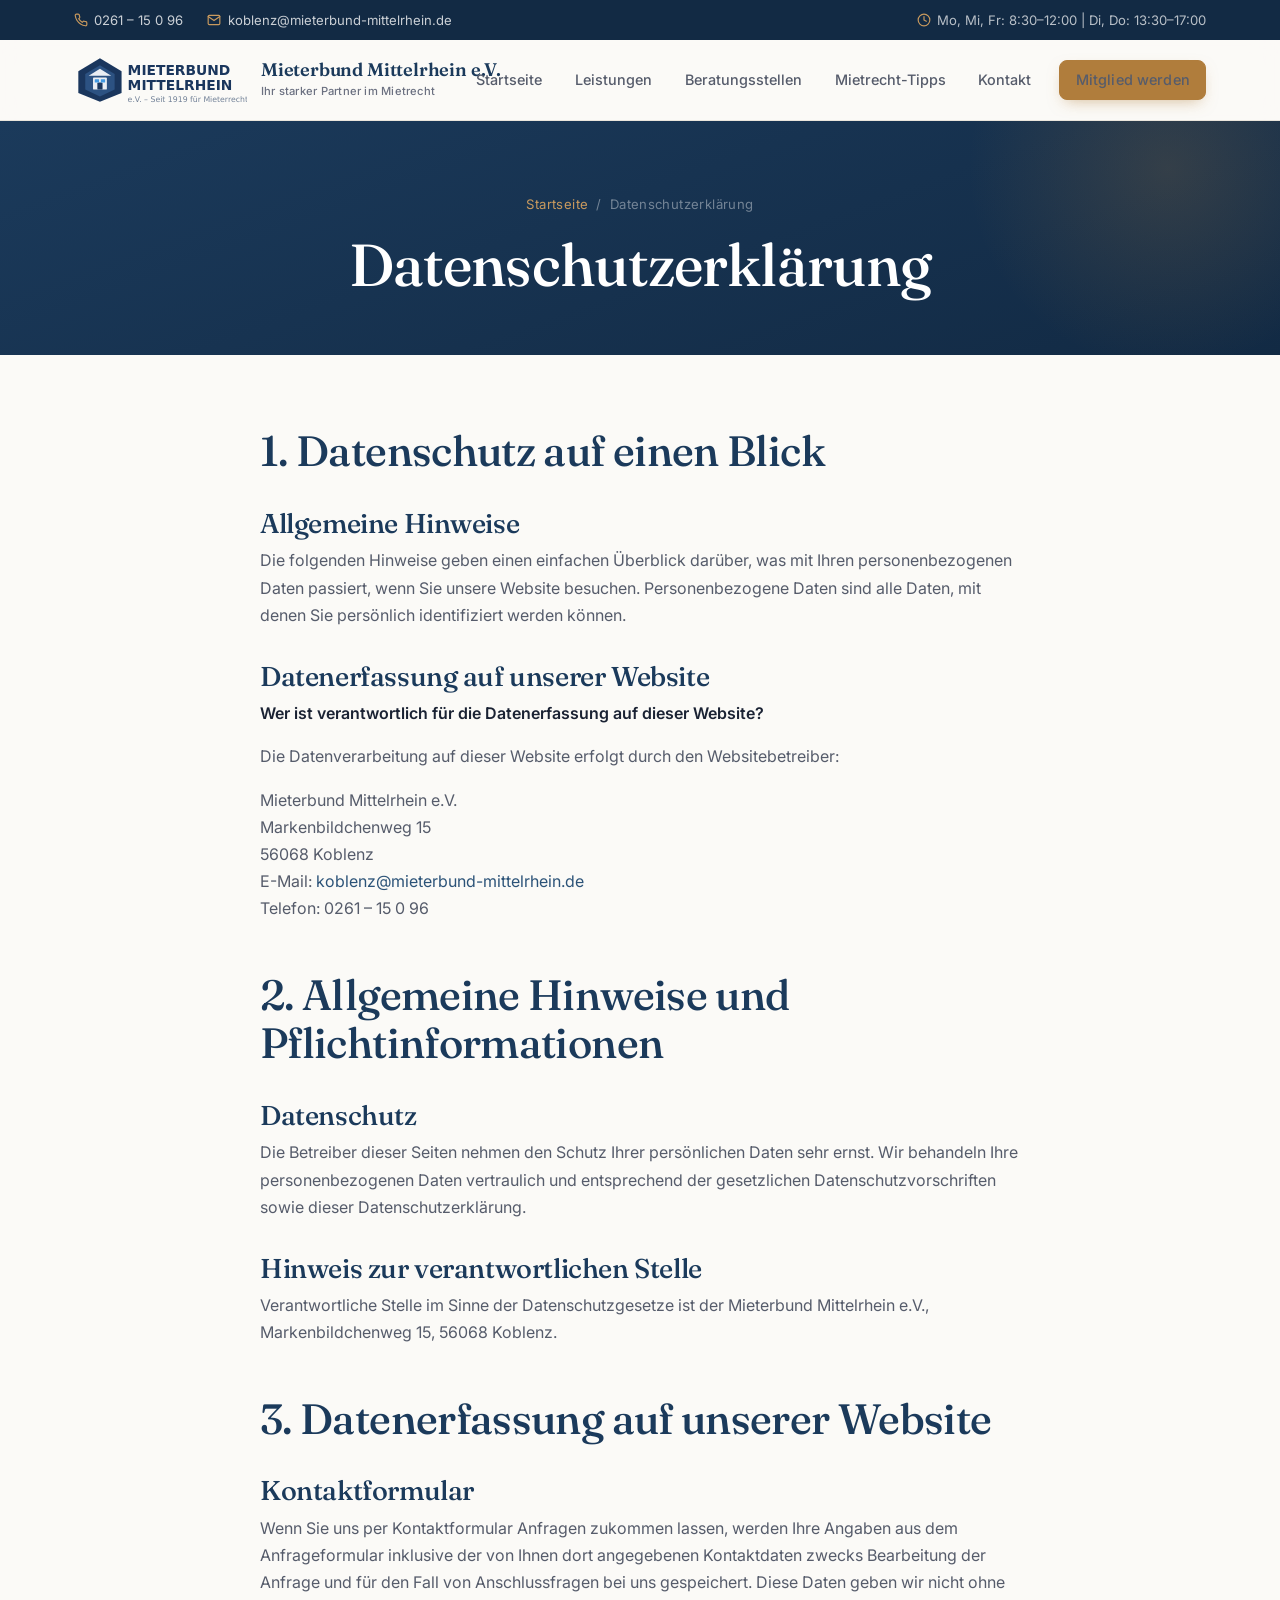
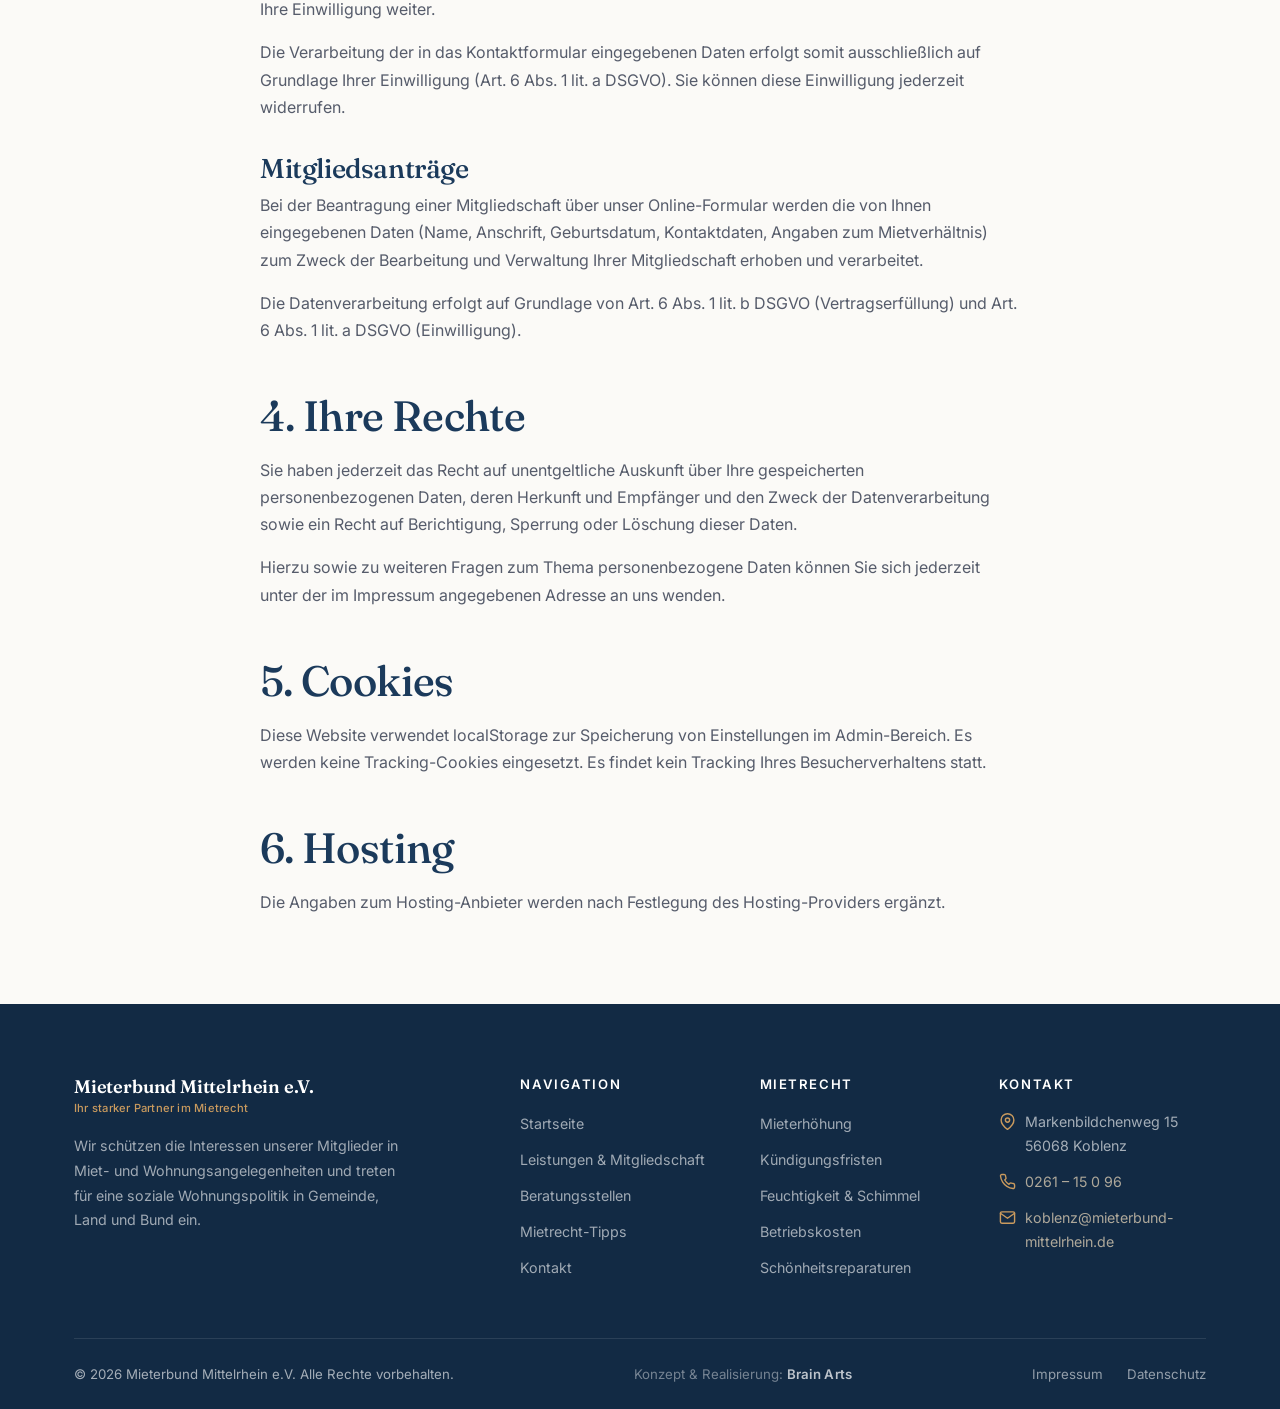
<file: pages/datenschutz.html>
<!DOCTYPE html>
<html lang="de">
<head>
  <meta charset="UTF-8">
  <meta name="viewport" content="width=device-width, initial-scale=1.0">
  <meta name="description" content="Datenschutzerklärung des Mieterbund Mittelrhein e.V. gemäß DSGVO.">
  <meta name="theme-color" content="#1b3a5b">
  <title>Datenschutz – Mieterbund Mittelrhein e.V.</title>
  <link rel="preconnect" href="https://fonts.googleapis.com">
  <link rel="preconnect" href="https://fonts.gstatic.com" crossorigin>
  <link href="https://fonts.googleapis.com/css2?family=Fraunces:ital,opsz,wght@0,9..144,400;0,9..144,500;0,9..144,600;1,9..144,400&family=Inter:wght@400;500;600;700&display=swap" rel="stylesheet">
  <link rel="stylesheet" href="../css/style.css">
  <link rel="icon" type="image/svg+xml" href="../assets/images/logo.svg">
</head>
<body>
  <div id="top-bar"></div>
  <div id="header"></div>

  <section class="page-header">
    <div class="container">
      <div class="breadcrumb">
        <a href="../index.html">Startseite</a>
        <span>/</span>
        <span>Datenschutzerklärung</span>
      </div>
      <h1>Datenschutzerklärung</h1>
    </div>
  </section>

  <section class="content-page">
    <div class="container">
      <article>
        <h2>1. Datenschutz auf einen Blick</h2>

        <h3>Allgemeine Hinweise</h3>
        <p>Die folgenden Hinweise geben einen einfachen Überblick darüber, was mit Ihren personenbezogenen Daten passiert, wenn Sie unsere Website besuchen. Personenbezogene Daten sind alle Daten, mit denen Sie persönlich identifiziert werden können.</p>

        <h3>Datenerfassung auf unserer Website</h3>
        <p><strong>Wer ist verantwortlich für die Datenerfassung auf dieser Website?</strong></p>
        <p>Die Datenverarbeitung auf dieser Website erfolgt durch den Websitebetreiber:</p>
        <p>
          Mieterbund Mittelrhein e.V.<br>
          Markenbildchenweg 15<br>
          56068 Koblenz<br>
          E-Mail: <a href="mailto:koblenz@mieterbund-mittelrhein.de">koblenz@mieterbund-mittelrhein.de</a><br>
          Telefon: 0261 – 15 0 96
        </p>

        <h2>2. Allgemeine Hinweise und Pflichtinformationen</h2>

        <h3>Datenschutz</h3>
        <p>Die Betreiber dieser Seiten nehmen den Schutz Ihrer persönlichen Daten sehr ernst. Wir behandeln Ihre personenbezogenen Daten vertraulich und entsprechend der gesetzlichen Datenschutzvorschriften sowie dieser Datenschutzerklärung.</p>

        <h3>Hinweis zur verantwortlichen Stelle</h3>
        <p>Verantwortliche Stelle im Sinne der Datenschutzgesetze ist der Mieterbund Mittelrhein e.V., Markenbildchenweg 15, 56068 Koblenz.</p>

        <h2>3. Datenerfassung auf unserer Website</h2>

        <h3>Kontaktformular</h3>
        <p>Wenn Sie uns per Kontaktformular Anfragen zukommen lassen, werden Ihre Angaben aus dem Anfrageformular inklusive der von Ihnen dort angegebenen Kontaktdaten zwecks Bearbeitung der Anfrage und für den Fall von Anschlussfragen bei uns gespeichert. Diese Daten geben wir nicht ohne Ihre Einwilligung weiter.</p>
        <p>Die Verarbeitung der in das Kontaktformular eingegebenen Daten erfolgt somit ausschließlich auf Grundlage Ihrer Einwilligung (Art. 6 Abs. 1 lit. a DSGVO). Sie können diese Einwilligung jederzeit widerrufen.</p>

        <h3>Mitgliedsanträge</h3>
        <p>Bei der Beantragung einer Mitgliedschaft über unser Online-Formular werden die von Ihnen eingegebenen Daten (Name, Anschrift, Geburtsdatum, Kontaktdaten, Angaben zum Mietverhältnis) zum Zweck der Bearbeitung und Verwaltung Ihrer Mitgliedschaft erhoben und verarbeitet.</p>
        <p>Die Datenverarbeitung erfolgt auf Grundlage von Art. 6 Abs. 1 lit. b DSGVO (Vertragserfüllung) und Art. 6 Abs. 1 lit. a DSGVO (Einwilligung).</p>

        <h2>4. Ihre Rechte</h2>
        <p>Sie haben jederzeit das Recht auf unentgeltliche Auskunft über Ihre gespeicherten personenbezogenen Daten, deren Herkunft und Empfänger und den Zweck der Datenverarbeitung sowie ein Recht auf Berichtigung, Sperrung oder Löschung dieser Daten.</p>
        <p>Hierzu sowie zu weiteren Fragen zum Thema personenbezogene Daten können Sie sich jederzeit unter der im Impressum angegebenen Adresse an uns wenden.</p>

        <h2>5. Cookies</h2>
        <p>Diese Website verwendet localStorage zur Speicherung von Einstellungen im Admin-Bereich. Es werden keine Tracking-Cookies eingesetzt. Es findet kein Tracking Ihres Besucherverhaltens statt.</p>

        <h2>6. Hosting</h2>
        <p>Die Angaben zum Hosting-Anbieter werden nach Festlegung des Hosting-Providers ergänzt.</p>
      </article>
    </div>
  </section>

  <div id="footer"></div>

  <script src="../js/components.js"></script>
  <script>
    document.addEventListener('DOMContentLoaded', function() {
      initPage('');
    });
  </script>
</body>
</html>
</file>
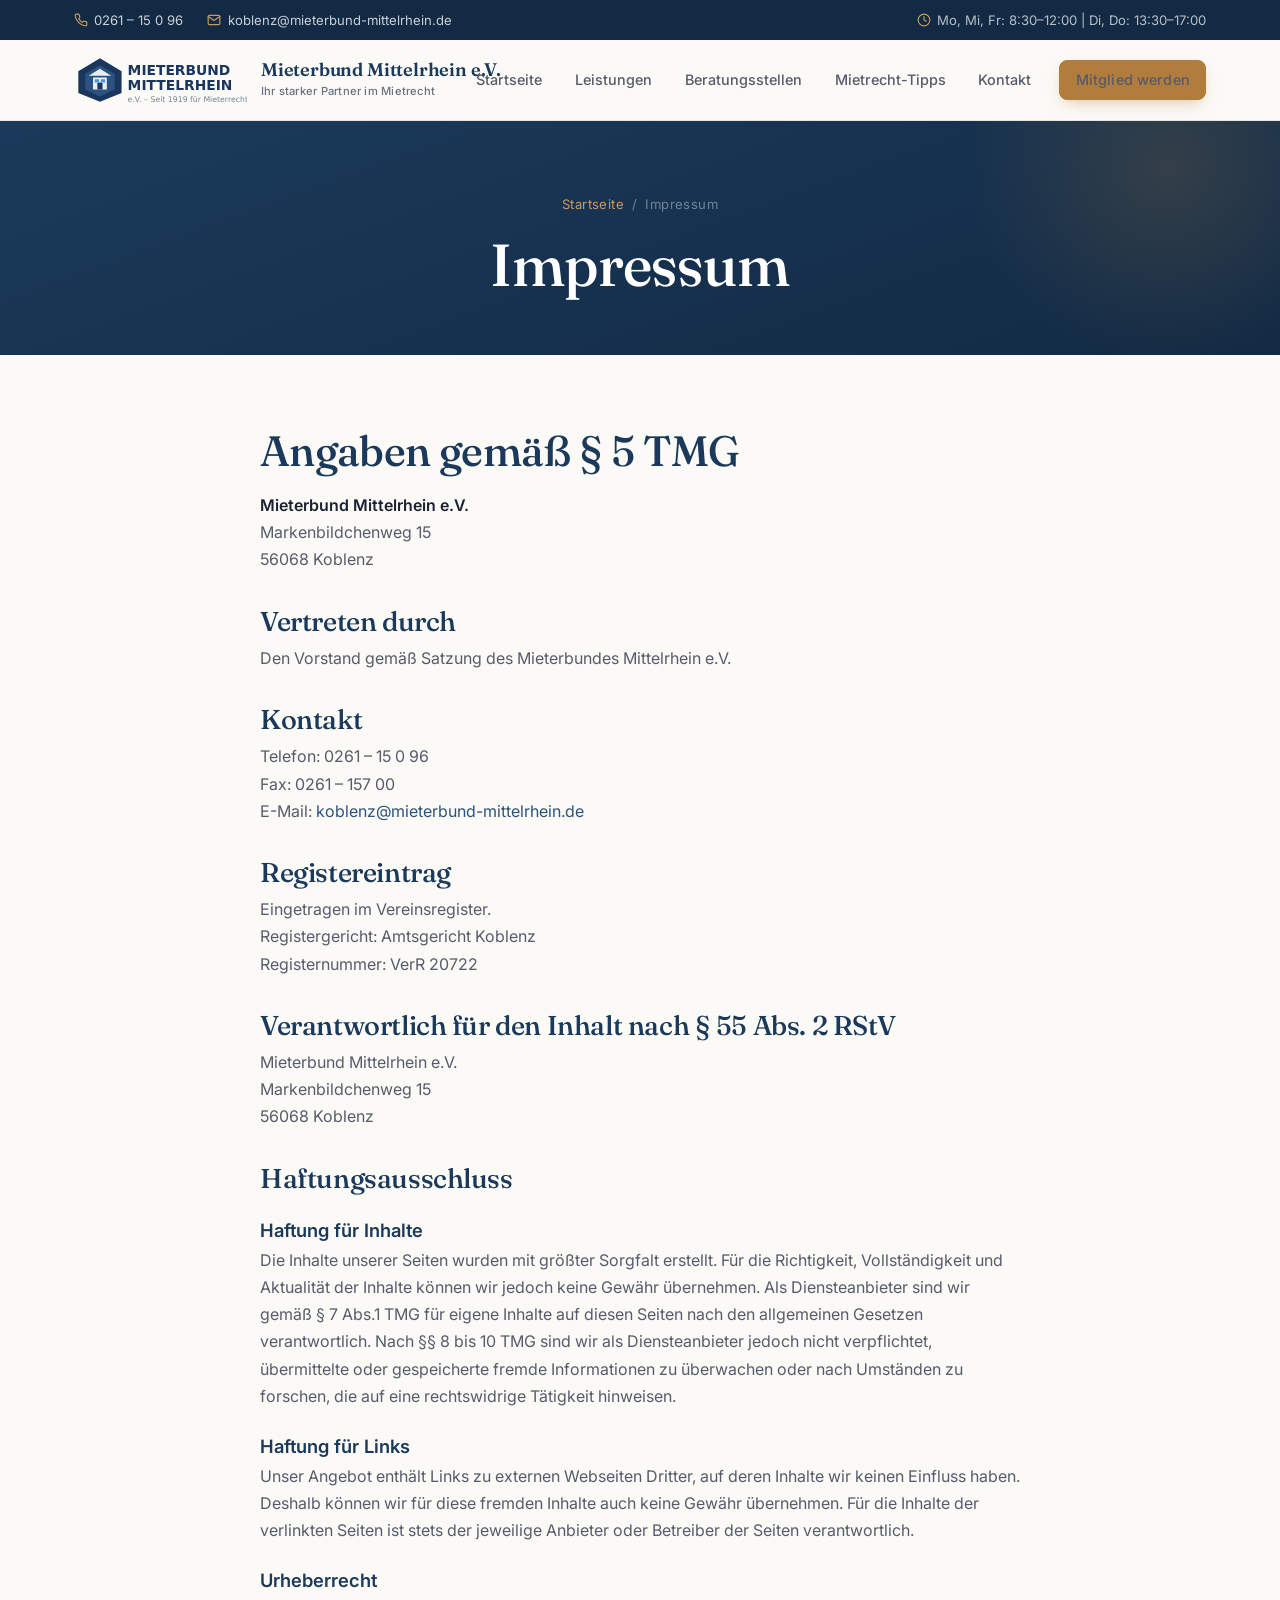
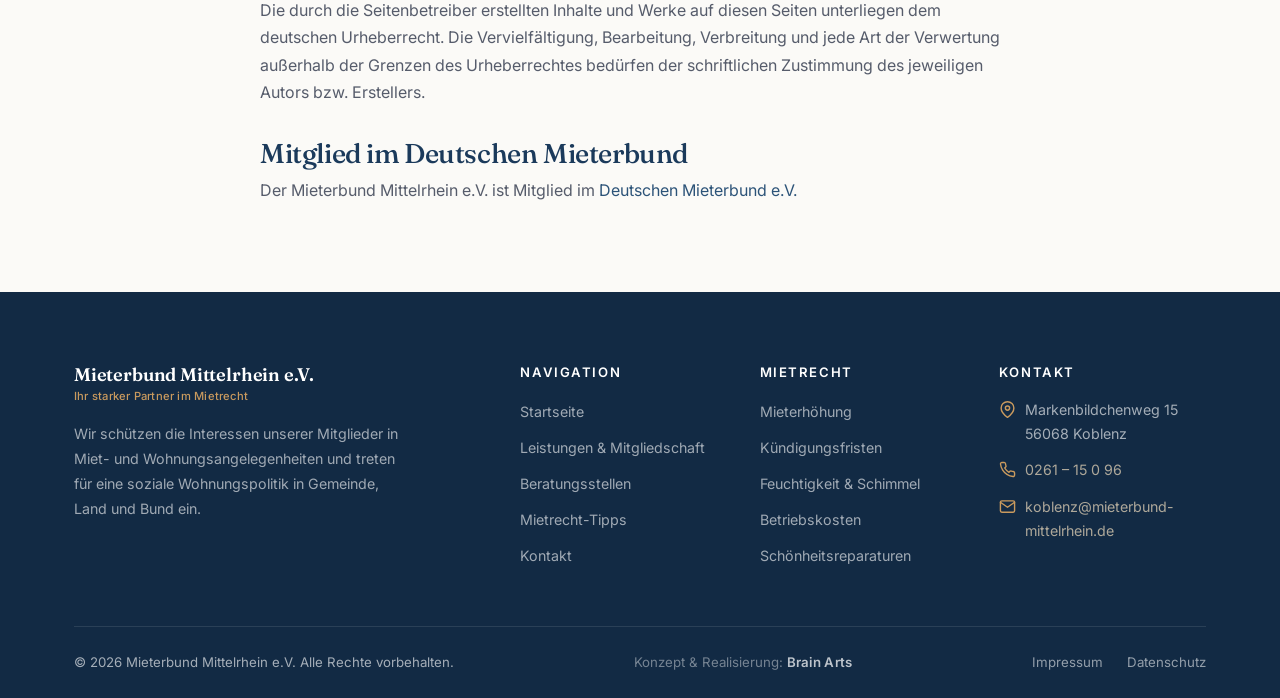
<file: pages/impressum.html>
<!DOCTYPE html>
<html lang="de">
<head>
  <meta charset="UTF-8">
  <meta name="viewport" content="width=device-width, initial-scale=1.0">
  <meta name="description" content="Impressum des Mieterbund Mittelrhein e.V. – Angaben gemäß § 5 TMG.">
  <meta name="theme-color" content="#1b3a5b">
  <title>Impressum – Mieterbund Mittelrhein e.V.</title>
  <link rel="preconnect" href="https://fonts.googleapis.com">
  <link rel="preconnect" href="https://fonts.gstatic.com" crossorigin>
  <link href="https://fonts.googleapis.com/css2?family=Fraunces:ital,opsz,wght@0,9..144,400;0,9..144,500;0,9..144,600;1,9..144,400&family=Inter:wght@400;500;600;700&display=swap" rel="stylesheet">
  <link rel="stylesheet" href="../css/style.css">
  <link rel="icon" type="image/svg+xml" href="../assets/images/logo.svg">
</head>
<body>
  <div id="top-bar"></div>
  <div id="header"></div>

  <section class="page-header">
    <div class="container">
      <div class="breadcrumb">
        <a href="../index.html">Startseite</a>
        <span>/</span>
        <span>Impressum</span>
      </div>
      <h1>Impressum</h1>
    </div>
  </section>

  <section class="content-page">
    <div class="container">
      <article>
        <h2>Angaben gemäß § 5 TMG</h2>
        <p>
          <strong>Mieterbund Mittelrhein e.V.</strong><br>
          Markenbildchenweg 15<br>
          56068 Koblenz
        </p>

        <h3>Vertreten durch</h3>
        <p>Den Vorstand gemäß Satzung des Mieterbundes Mittelrhein e.V.</p>

        <h3>Kontakt</h3>
        <p>
          Telefon: 0261 – 15 0 96<br>
          Fax: 0261 – 157 00<br>
          E-Mail: <a href="mailto:koblenz@mieterbund-mittelrhein.de">koblenz@mieterbund-mittelrhein.de</a>
        </p>

        <h3>Registereintrag</h3>
        <p>
          Eingetragen im Vereinsregister.<br>
          Registergericht: Amtsgericht Koblenz<br>
          Registernummer: VerR 20722
        </p>

        <h3>Verantwortlich für den Inhalt nach § 55 Abs. 2 RStV</h3>
        <p>
          Mieterbund Mittelrhein e.V.<br>
          Markenbildchenweg 15<br>
          56068 Koblenz
        </p>

        <h3>Haftungsausschluss</h3>

        <h4>Haftung für Inhalte</h4>
        <p>Die Inhalte unserer Seiten wurden mit größter Sorgfalt erstellt. Für die Richtigkeit, Vollständigkeit und Aktualität der Inhalte können wir jedoch keine Gewähr übernehmen. Als Diensteanbieter sind wir gemäß § 7 Abs.1 TMG für eigene Inhalte auf diesen Seiten nach den allgemeinen Gesetzen verantwortlich. Nach §§ 8 bis 10 TMG sind wir als Diensteanbieter jedoch nicht verpflichtet, übermittelte oder gespeicherte fremde Informationen zu überwachen oder nach Umständen zu forschen, die auf eine rechtswidrige Tätigkeit hinweisen.</p>

        <h4>Haftung für Links</h4>
        <p>Unser Angebot enthält Links zu externen Webseiten Dritter, auf deren Inhalte wir keinen Einfluss haben. Deshalb können wir für diese fremden Inhalte auch keine Gewähr übernehmen. Für die Inhalte der verlinkten Seiten ist stets der jeweilige Anbieter oder Betreiber der Seiten verantwortlich.</p>

        <h4>Urheberrecht</h4>
        <p>Die durch die Seitenbetreiber erstellten Inhalte und Werke auf diesen Seiten unterliegen dem deutschen Urheberrecht. Die Vervielfältigung, Bearbeitung, Verbreitung und jede Art der Verwertung außerhalb der Grenzen des Urheberrechtes bedürfen der schriftlichen Zustimmung des jeweiligen Autors bzw. Erstellers.</p>

        <h3>Mitglied im Deutschen Mieterbund</h3>
        <p>Der Mieterbund Mittelrhein e.V. ist Mitglied im <a href="https://www.mieterbund.de" target="_blank" rel="noopener">Deutschen Mieterbund e.V.</a></p>
      </article>
    </div>
  </section>

  <div id="footer"></div>

  <script src="../js/components.js"></script>
  <script>
    document.addEventListener('DOMContentLoaded', function() {
      initPage('');
    });
  </script>
</body>
</html>
</file>
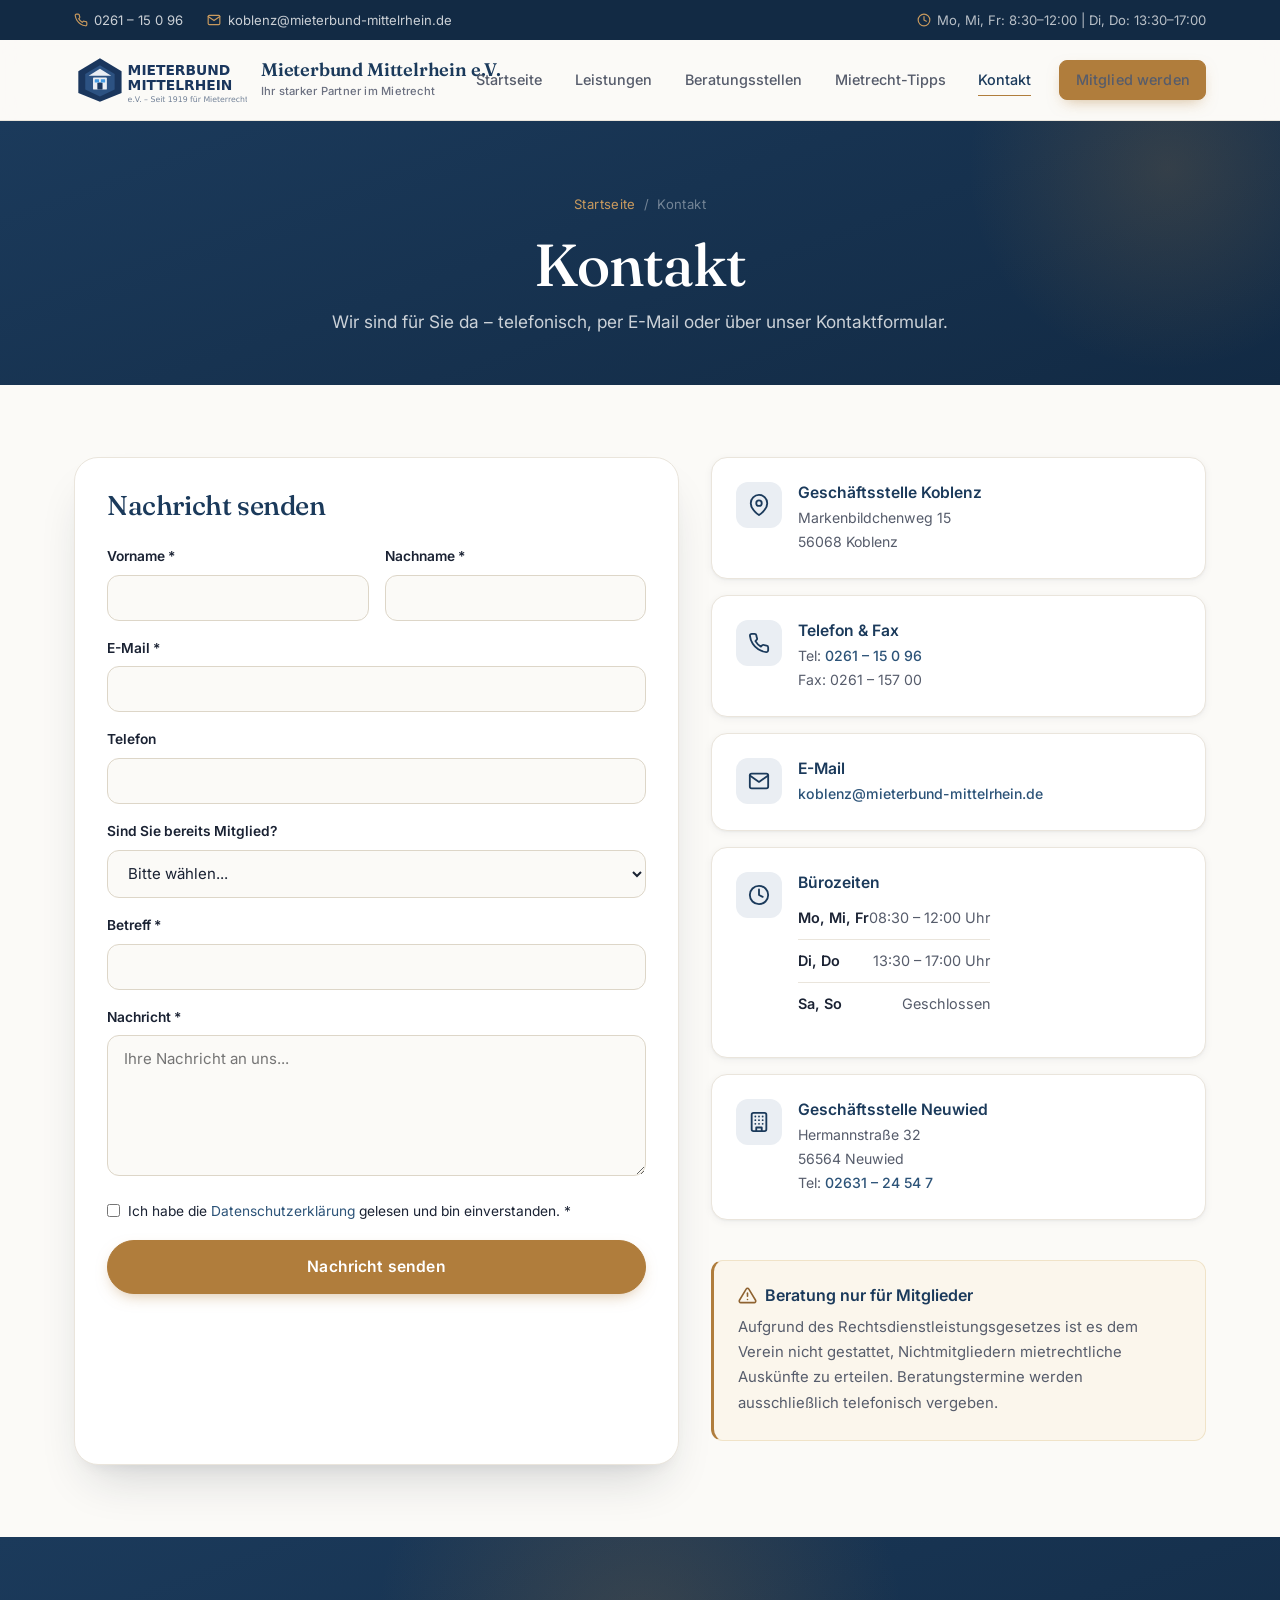
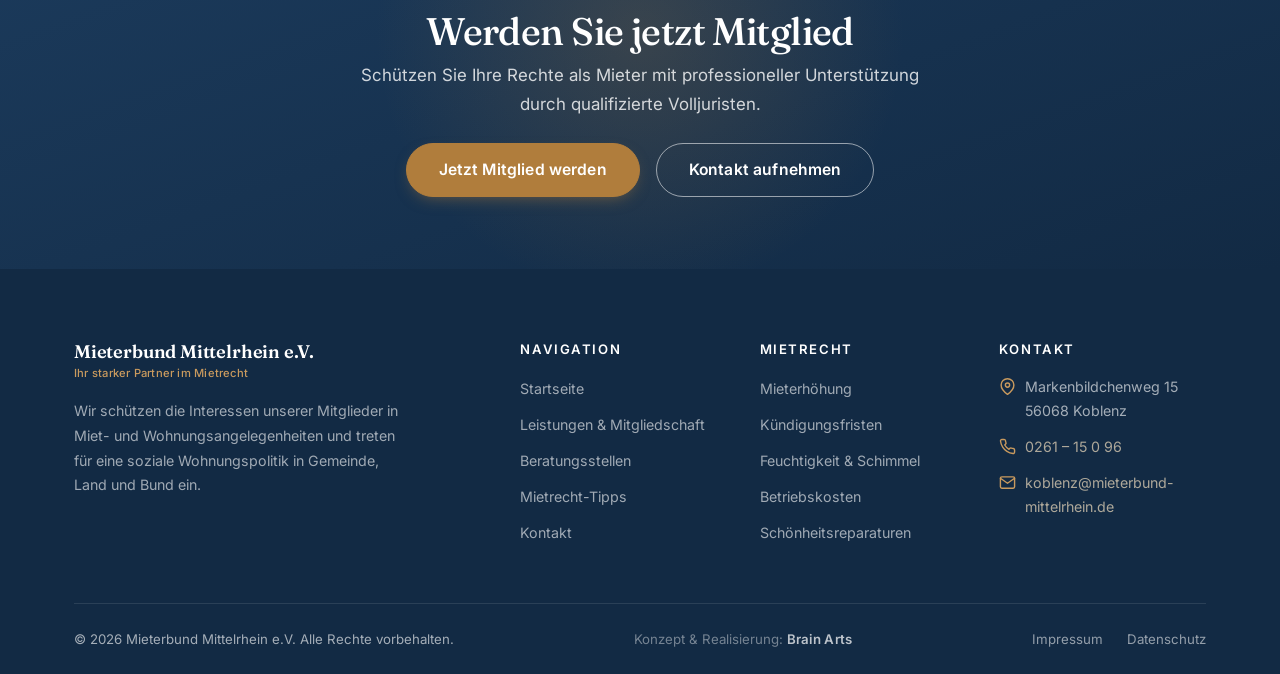
<file: pages/kontakt.html>
<!DOCTYPE html>
<html lang="de">
<head>
  <meta charset="UTF-8">
  <meta name="viewport" content="width=device-width, initial-scale=1.0">
  <meta name="description" content="Kontakt zum Mieterbund Mittelrhein e.V. – Geschäftsstelle Koblenz, Telefon 0261-15096, Öffnungszeiten und Kontaktformular.">
  <meta name="theme-color" content="#1b3a5b">
  <title>Kontakt – Mieterbund Mittelrhein e.V.</title>
  <meta property="og:type" content="website">
  <meta property="og:locale" content="de_DE">
  <meta property="og:title" content="Kontakt – Mieterbund Mittelrhein e.V.">
  <meta property="og:description" content="Kontakt zum Mieterbund Mittelrhein e.V. – Geschäftsstelle Koblenz, Telefon, Öffnungszeiten und Kontaktformular.">
  <link rel="preconnect" href="https://fonts.googleapis.com">
  <link rel="preconnect" href="https://fonts.gstatic.com" crossorigin>
  <link href="https://fonts.googleapis.com/css2?family=Fraunces:ital,opsz,wght@0,9..144,400;0,9..144,500;0,9..144,600;1,9..144,400&family=Inter:wght@400;500;600;700&display=swap" rel="stylesheet">
  <link rel="stylesheet" href="../css/style.css">
  <link rel="icon" type="image/svg+xml" href="../assets/images/logo.svg">
</head>
<body>
  <div id="top-bar"></div>
  <div id="header"></div>

  <section class="page-header">
    <div class="container">
      <div class="breadcrumb">
        <a href="../index.html">Startseite</a>
        <span>/</span>
        <span>Kontakt</span>
      </div>
      <h1>Kontakt</h1>
      <p>Wir sind für Sie da – telefonisch, per E-Mail oder über unser Kontaktformular.</p>
    </div>
  </section>

  <section class="section">
    <div class="container">
      <div class="contact-grid">
        <!-- Contact Form -->
        <div class="contact-form-wrapper">
          <h3 style="margin-bottom: var(--space-lg);">Nachricht senden</h3>
          <form id="kontaktformular" onsubmit="handleContactSubmit(event)">
            <div style="display: grid; grid-template-columns: 1fr 1fr; gap: var(--space-md);">
              <div class="form-group">
                <label for="contact-vorname">Vorname *</label>
                <input type="text" id="contact-vorname" name="vorname" required>
              </div>
              <div class="form-group">
                <label for="contact-nachname">Nachname *</label>
                <input type="text" id="contact-nachname" name="nachname" required>
              </div>
            </div>
            <div class="form-group">
              <label for="contact-email">E-Mail *</label>
              <input type="email" id="contact-email" name="email" required>
            </div>
            <div class="form-group">
              <label for="contact-telefon">Telefon</label>
              <input type="tel" id="contact-telefon" name="telefon">
            </div>
            <div class="form-group">
              <label for="contact-mitglied">Sind Sie bereits Mitglied?</label>
              <select id="contact-mitglied" name="mitglied">
                <option value="">Bitte wählen...</option>
                <option value="ja">Ja, ich bin Mitglied</option>
                <option value="nein">Nein, noch nicht</option>
                <option value="interesse">Ich möchte Mitglied werden</option>
              </select>
            </div>
            <div class="form-group">
              <label for="contact-betreff">Betreff *</label>
              <input type="text" id="contact-betreff" name="betreff" required>
            </div>
            <div class="form-group">
              <label for="contact-nachricht">Nachricht *</label>
              <textarea id="contact-nachricht" name="nachricht" rows="6" required placeholder="Ihre Nachricht an uns..."></textarea>
            </div>
            <div class="form-group">
              <label style="display: flex; align-items: flex-start; gap: var(--space-sm); font-weight: 400; cursor: pointer;">
                <input type="checkbox" name="datenschutz" required style="margin-top: 4px; width: auto;">
                <span>Ich habe die <a href="datenschutz.html">Datenschutzerklärung</a> gelesen und bin einverstanden. *</span>
              </label>
            </div>
            <button type="submit" class="btn btn-primary btn-lg" style="width: 100%; justify-content: center;">
              Nachricht senden
            </button>
          </form>

          <div id="contact-success" style="display: none; text-align: center; padding: var(--space-3xl) var(--space-xl);">
            <div style="width: 64px; height: 64px; background: var(--success-light); border-radius: 50%; display: flex; align-items: center; justify-content: center; margin: 0 auto var(--space-lg);" id="contact-success-icon"></div>
            <h3 style="color: var(--success);">Nachricht gesendet!</h3>
            <p style="color: var(--gray-600);">Vielen Dank für Ihre Nachricht. Wir werden uns so schnell wie möglich bei Ihnen melden.</p>
          </div>
        </div>

        <!-- Contact Info -->
        <div class="contact-info-cards">
          <div class="contact-info-card">
            <div class="contact-info-icon" id="ci-icon-1"></div>
            <div>
              <h4>Geschäftsstelle Koblenz</h4>
              <p>Markenbildchenweg 15<br>56068 Koblenz</p>
            </div>
          </div>
          <div class="contact-info-card">
            <div class="contact-info-icon" id="ci-icon-2"></div>
            <div>
              <h4>Telefon & Fax</h4>
              <p>Tel: <a href="tel:026115096">0261 – 15 0 96</a><br>Fax: 0261 – 157 00</p>
            </div>
          </div>
          <div class="contact-info-card">
            <div class="contact-info-icon" id="ci-icon-3"></div>
            <div>
              <h4>E-Mail</h4>
              <p><a href="mailto:koblenz@mieterbund-mittelrhein.de">koblenz@mieterbund-mittelrhein.de</a></p>
            </div>
          </div>
          <div class="contact-info-card">
            <div class="contact-info-icon" id="ci-icon-4"></div>
            <div>
              <h4>Bürozeiten</h4>
              <table class="hours-table">
                <tr><td>Mo, Mi, Fr</td><td>08:30 – 12:00 Uhr</td></tr>
                <tr><td>Di, Do</td><td>13:30 – 17:00 Uhr</td></tr>
                <tr><td>Sa, So</td><td>Geschlossen</td></tr>
              </table>
            </div>
          </div>
          <div class="contact-info-card">
            <div class="contact-info-icon" id="ci-icon-5"></div>
            <div>
              <h4>Geschäftsstelle Neuwied</h4>
              <p>Hermannstraße 32<br>56564 Neuwied<br>Tel: <a href="tel:0263124547">02631 – 24 54 7</a></p>
            </div>
          </div>

          <div class="info-box warning">
            <h4 id="ci-info-icon">Beratung nur für Mitglieder</h4>
            <p>Aufgrund des Rechtsdienstleistungsgesetzes ist es dem Verein nicht gestattet, Nichtmitgliedern mietrechtliche Auskünfte zu erteilen. Beratungstermine werden ausschließlich telefonisch vergeben.</p>
          </div>
        </div>
      </div>
    </div>
  </section>

  <div id="cta-section"></div>
  <div id="footer"></div>

  <script src="../js/components.js"></script>
  <script>
    document.addEventListener('DOMContentLoaded', function() {
      initPage('kontakt');

      document.getElementById('ci-icon-1').innerHTML = Icons.mapPin;
      document.getElementById('ci-icon-2').innerHTML = Icons.phone;
      document.getElementById('ci-icon-3').innerHTML = Icons.mail;
      document.getElementById('ci-icon-4').innerHTML = Icons.clock;
      document.getElementById('ci-icon-5').innerHTML = Icons.building;
      document.getElementById('ci-info-icon').innerHTML = `${Icons.alertTriangle} Beratung nur für Mitglieder`;
    });

    function handleContactSubmit(e) {
      e.preventDefault();
      const form = document.getElementById('kontaktformular');
      form.style.display = 'none';
      const success = document.getElementById('contact-success');
      success.style.display = 'block';
      document.getElementById('contact-success-icon').innerHTML = '<svg style="width:32px;height:32px;stroke:white;" xmlns="http://www.w3.org/2000/svg" viewBox="0 0 24 24" fill="none" stroke="currentColor" stroke-width="2" stroke-linecap="round" stroke-linejoin="round"><polyline points="20 6 9 17 4 12"></polyline></svg>';
      success.scrollIntoView({ behavior: 'smooth', block: 'center' });
    }
  </script>
</body>
</html>
</file>
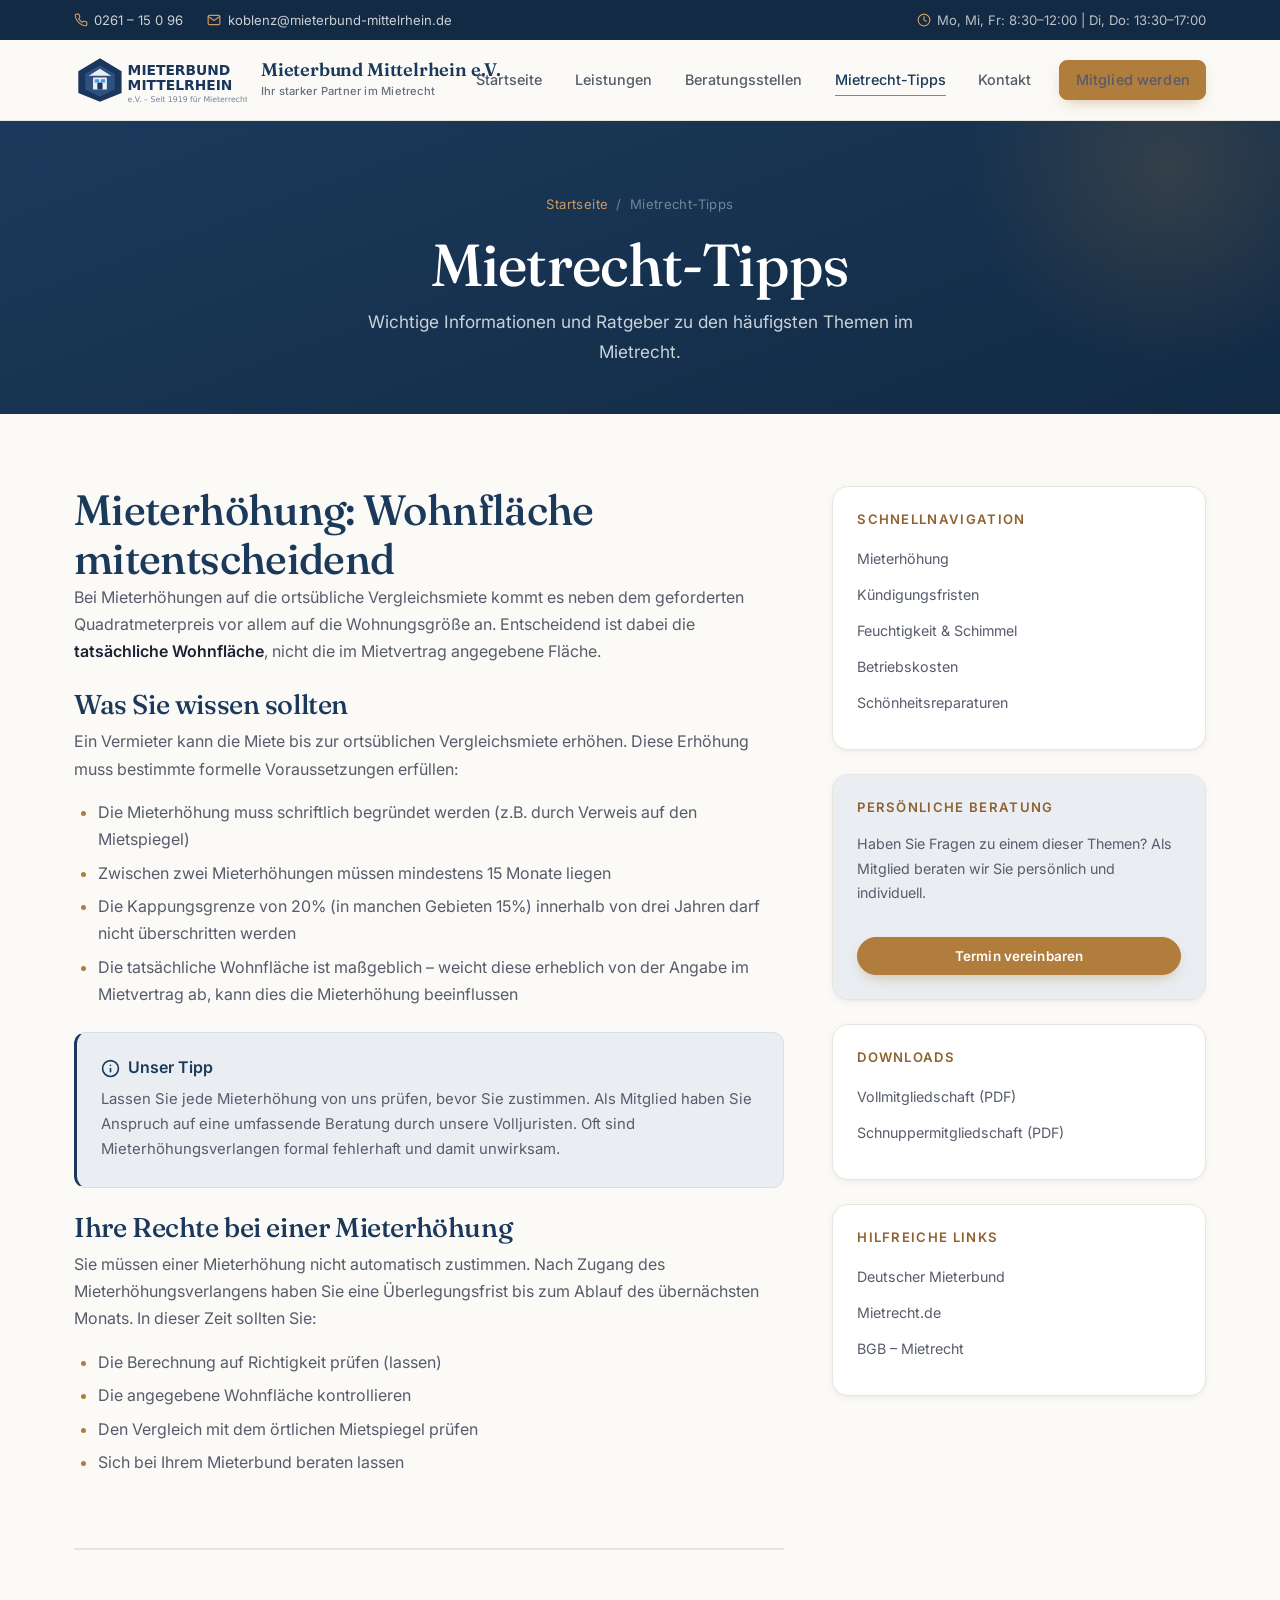
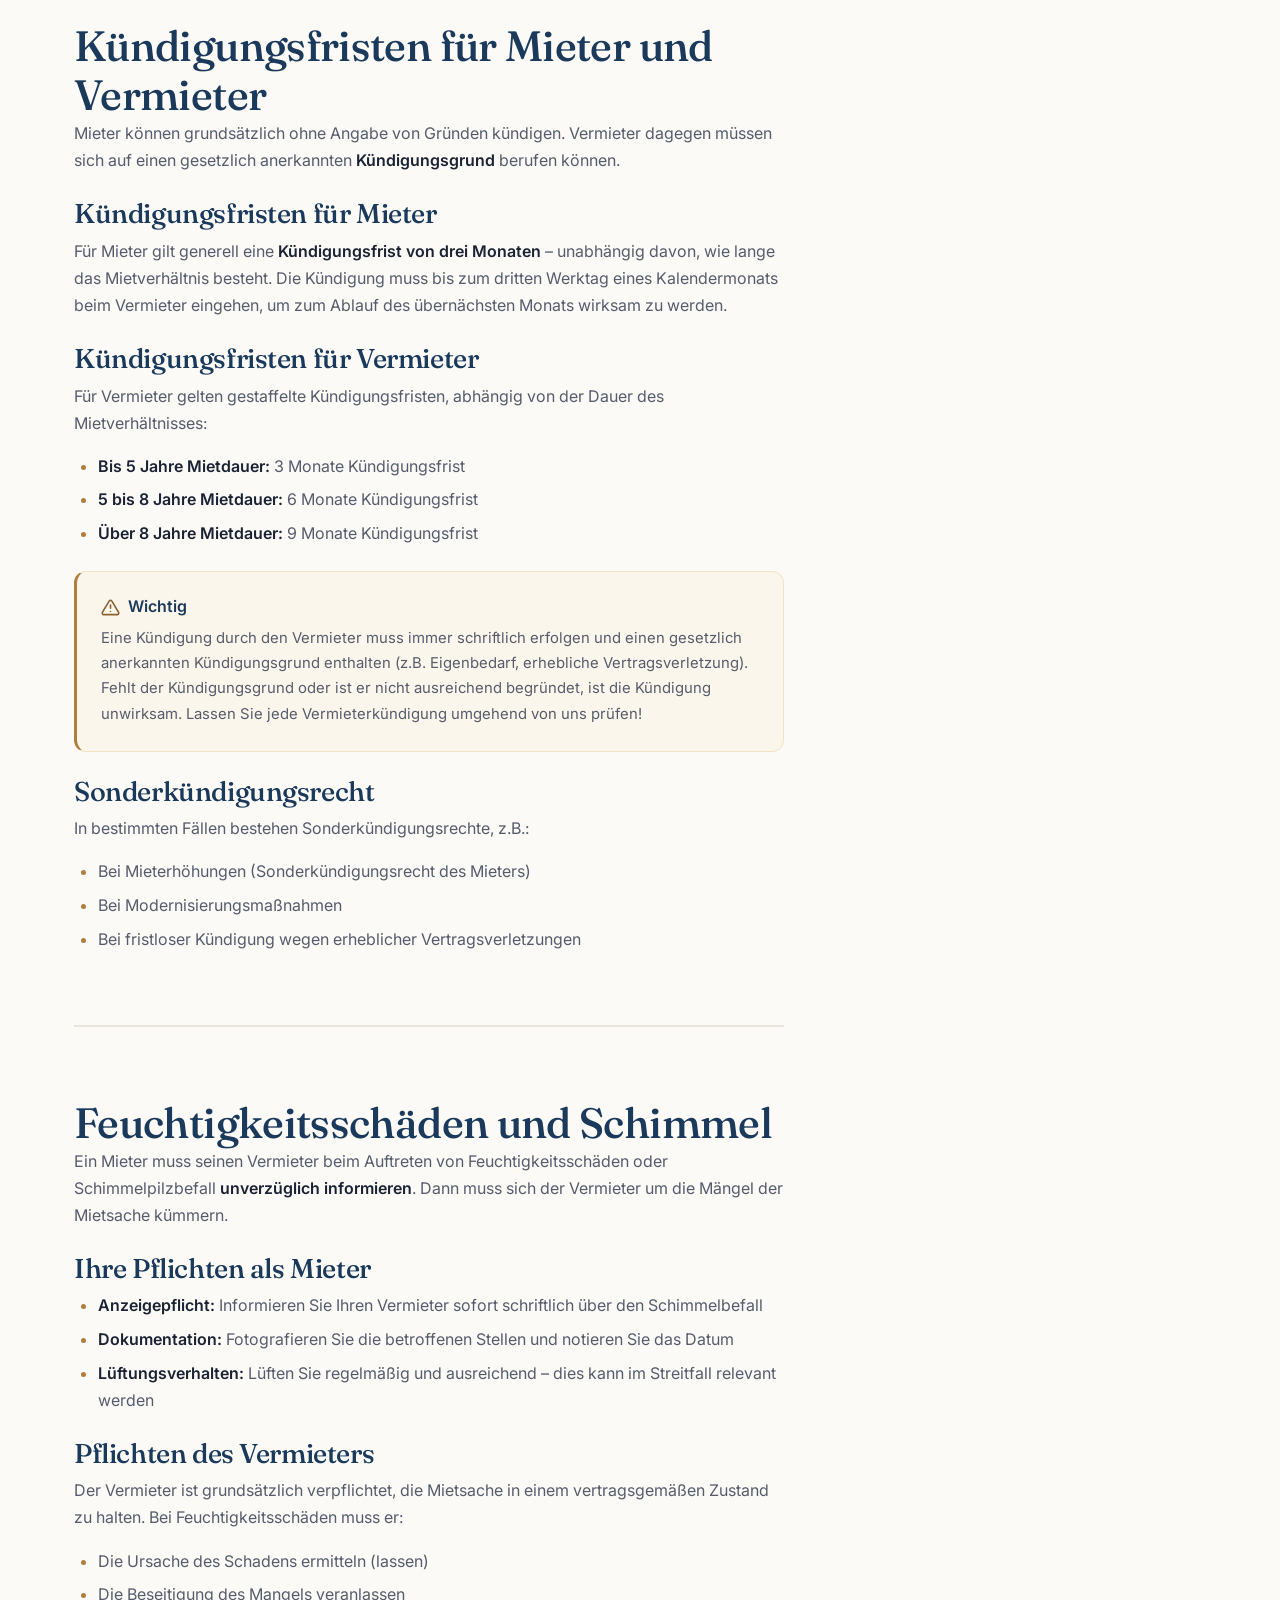
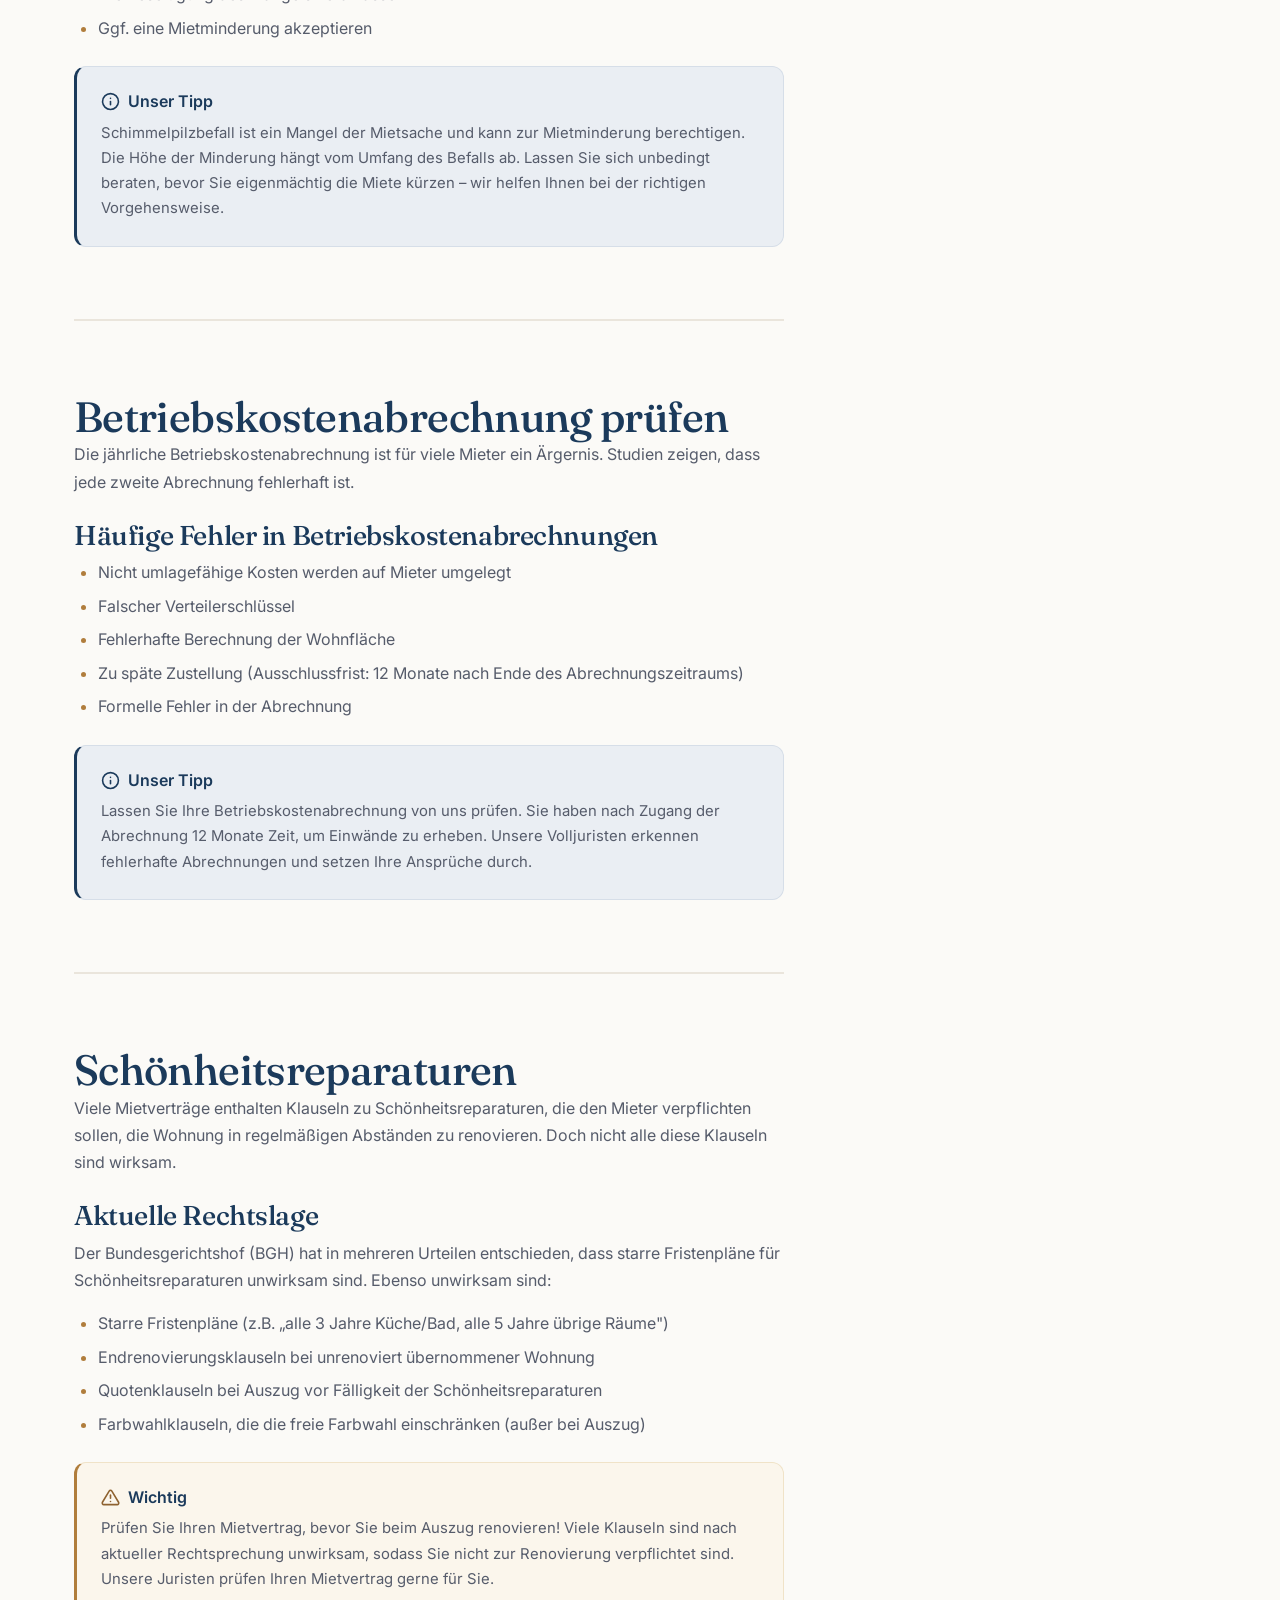
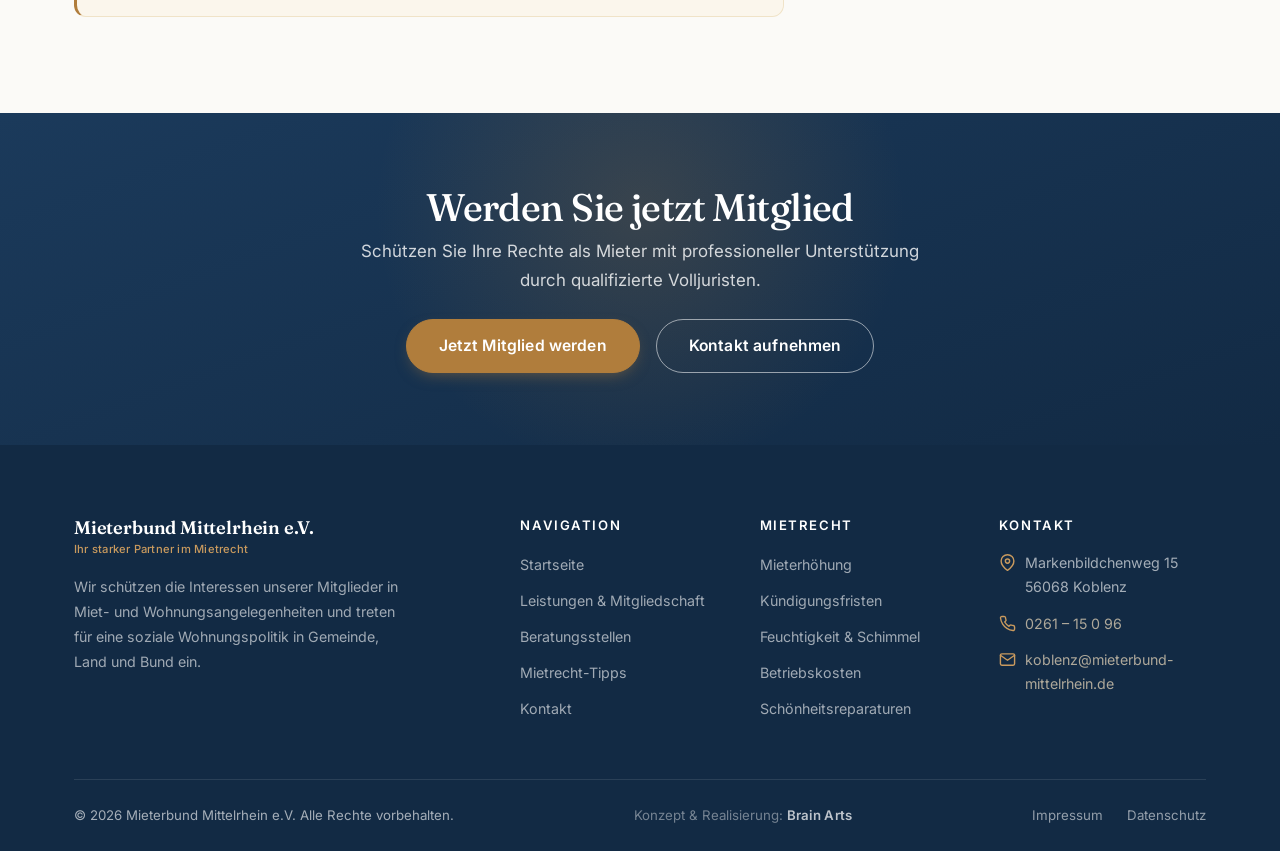
<file: pages/mietrecht-tipps.html>
<!DOCTYPE html>
<html lang="de">
<head>
  <meta charset="UTF-8">
  <meta name="viewport" content="width=device-width, initial-scale=1.0">
  <meta name="description" content="Mietrecht-Tipps vom Mieterbund Mittelrhein e.V. – Informationen zu Mieterhöhung, Kündigungsfristen, Schimmel, Betriebskosten und mehr.">
  <meta name="theme-color" content="#1b3a5b">
  <title>Mietrecht-Tipps – Mieterbund Mittelrhein e.V.</title>
  <meta property="og:type" content="article">
  <meta property="og:locale" content="de_DE">
  <meta property="og:title" content="Mietrecht-Tipps – Mieterbund Mittelrhein e.V.">
  <meta property="og:description" content="Ratgeber zu Mieterhöhung, Kündigungsfristen, Schimmel, Betriebskosten und Schönheitsreparaturen.">
  <link rel="preconnect" href="https://fonts.googleapis.com">
  <link rel="preconnect" href="https://fonts.gstatic.com" crossorigin>
  <link href="https://fonts.googleapis.com/css2?family=Fraunces:ital,opsz,wght@0,9..144,400;0,9..144,500;0,9..144,600;1,9..144,400&family=Inter:wght@400;500;600;700&display=swap" rel="stylesheet">
  <link rel="stylesheet" href="../css/style.css">
  <link rel="icon" type="image/svg+xml" href="../assets/images/logo.svg">
</head>
<body>
  <div id="top-bar"></div>
  <div id="header"></div>

  <section class="page-header">
    <div class="container">
      <div class="breadcrumb">
        <a href="../index.html">Startseite</a>
        <span>/</span>
        <span>Mietrecht-Tipps</span>
      </div>
      <h1>Mietrecht-Tipps</h1>
      <p>Wichtige Informationen und Ratgeber zu den häufigsten Themen im Mietrecht.</p>
    </div>
  </section>

  <section class="section">
    <div class="container">
      <div class="content-sidebar">
        <div>
          <!-- Mieterhöhung -->
          <article id="mieterhoehung">
            <h2>Mieterhöhung: Wohnfläche mitentscheidend</h2>
            <p>Bei Mieterhöhungen auf die ortsübliche Vergleichsmiete kommt es neben dem geforderten Quadratmeterpreis vor allem auf die Wohnungsgröße an. Entscheidend ist dabei die <strong>tatsächliche Wohnfläche</strong>, nicht die im Mietvertrag angegebene Fläche.</p>

            <h3>Was Sie wissen sollten</h3>
            <p>Ein Vermieter kann die Miete bis zur ortsüblichen Vergleichsmiete erhöhen. Diese Erhöhung muss bestimmte formelle Voraussetzungen erfüllen:</p>
            <ul>
              <li>Die Mieterhöhung muss schriftlich begründet werden (z.B. durch Verweis auf den Mietspiegel)</li>
              <li>Zwischen zwei Mieterhöhungen müssen mindestens 15 Monate liegen</li>
              <li>Die Kappungsgrenze von 20% (in manchen Gebieten 15%) innerhalb von drei Jahren darf nicht überschritten werden</li>
              <li>Die tatsächliche Wohnfläche ist maßgeblich – weicht diese erheblich von der Angabe im Mietvertrag ab, kann dies die Mieterhöhung beeinflussen</li>
            </ul>

            <div class="info-box">
              <h4 id="miet-info-icon">Unser Tipp</h4>
              <p>Lassen Sie jede Mieterhöhung von uns prüfen, bevor Sie zustimmen. Als Mitglied haben Sie Anspruch auf eine umfassende Beratung durch unsere Volljuristen. Oft sind Mieterhöhungsverlangen formal fehlerhaft und damit unwirksam.</p>
            </div>

            <h3>Ihre Rechte bei einer Mieterhöhung</h3>
            <p>Sie müssen einer Mieterhöhung nicht automatisch zustimmen. Nach Zugang des Mieterhöhungsverlangens haben Sie eine Überlegungsfrist bis zum Ablauf des übernächsten Monats. In dieser Zeit sollten Sie:</p>
            <ul>
              <li>Die Berechnung auf Richtigkeit prüfen (lassen)</li>
              <li>Die angegebene Wohnfläche kontrollieren</li>
              <li>Den Vergleich mit dem örtlichen Mietspiegel prüfen</li>
              <li>Sich bei Ihrem Mieterbund beraten lassen</li>
            </ul>
          </article>

          <hr style="border: none; border-top: 2px solid var(--gray-200); margin: var(--space-3xl) 0;">

          <!-- Kündigungsfristen -->
          <article id="kuendigungsfristen">
            <h2>Kündigungsfristen für Mieter und Vermieter</h2>
            <p>Mieter können grundsätzlich ohne Angabe von Gründen kündigen. Vermieter dagegen müssen sich auf einen gesetzlich anerkannten <strong>Kündigungsgrund</strong> berufen können.</p>

            <h3>Kündigungsfristen für Mieter</h3>
            <p>Für Mieter gilt generell eine <strong>Kündigungsfrist von drei Monaten</strong> – unabhängig davon, wie lange das Mietverhältnis besteht. Die Kündigung muss bis zum dritten Werktag eines Kalendermonats beim Vermieter eingehen, um zum Ablauf des übernächsten Monats wirksam zu werden.</p>

            <h3>Kündigungsfristen für Vermieter</h3>
            <p>Für Vermieter gelten gestaffelte Kündigungsfristen, abhängig von der Dauer des Mietverhältnisses:</p>
            <ul>
              <li><strong>Bis 5 Jahre Mietdauer:</strong> 3 Monate Kündigungsfrist</li>
              <li><strong>5 bis 8 Jahre Mietdauer:</strong> 6 Monate Kündigungsfrist</li>
              <li><strong>Über 8 Jahre Mietdauer:</strong> 9 Monate Kündigungsfrist</li>
            </ul>

            <div class="info-box warning">
              <h4 id="kuend-info-icon">Wichtig</h4>
              <p>Eine Kündigung durch den Vermieter muss immer schriftlich erfolgen und einen gesetzlich anerkannten Kündigungsgrund enthalten (z.B. Eigenbedarf, erhebliche Vertragsverletzung). Fehlt der Kündigungsgrund oder ist er nicht ausreichend begründet, ist die Kündigung unwirksam. Lassen Sie jede Vermieterkündigung umgehend von uns prüfen!</p>
            </div>

            <h3>Sonderkündigungsrecht</h3>
            <p>In bestimmten Fällen bestehen Sonderkündigungsrechte, z.B.:</p>
            <ul>
              <li>Bei Mieterhöhungen (Sonderkündigungsrecht des Mieters)</li>
              <li>Bei Modernisierungsmaßnahmen</li>
              <li>Bei fristloser Kündigung wegen erheblicher Vertragsverletzungen</li>
            </ul>
          </article>

          <hr style="border: none; border-top: 2px solid var(--gray-200); margin: var(--space-3xl) 0;">

          <!-- Feuchtigkeit und Schimmel -->
          <article id="schimmel">
            <h2>Feuchtigkeitsschäden und Schimmel</h2>
            <p>Ein Mieter muss seinen Vermieter beim Auftreten von Feuchtigkeitsschäden oder Schimmelpilzbefall <strong>unverzüglich informieren</strong>. Dann muss sich der Vermieter um die Mängel der Mietsache kümmern.</p>

            <h3>Ihre Pflichten als Mieter</h3>
            <ul>
              <li><strong>Anzeigepflicht:</strong> Informieren Sie Ihren Vermieter sofort schriftlich über den Schimmelbefall</li>
              <li><strong>Dokumentation:</strong> Fotografieren Sie die betroffenen Stellen und notieren Sie das Datum</li>
              <li><strong>Lüftungsverhalten:</strong> Lüften Sie regelmäßig und ausreichend – dies kann im Streitfall relevant werden</li>
            </ul>

            <h3>Pflichten des Vermieters</h3>
            <p>Der Vermieter ist grundsätzlich verpflichtet, die Mietsache in einem vertragsgemäßen Zustand zu halten. Bei Feuchtigkeitsschäden muss er:</p>
            <ul>
              <li>Die Ursache des Schadens ermitteln (lassen)</li>
              <li>Die Beseitigung des Mangels veranlassen</li>
              <li>Ggf. eine Mietminderung akzeptieren</li>
            </ul>

            <div class="info-box">
              <h4 id="schimmel-info-icon">Unser Tipp</h4>
              <p>Schimmelpilzbefall ist ein Mangel der Mietsache und kann zur Mietminderung berechtigen. Die Höhe der Minderung hängt vom Umfang des Befalls ab. Lassen Sie sich unbedingt beraten, bevor Sie eigenmächtig die Miete kürzen – wir helfen Ihnen bei der richtigen Vorgehensweise.</p>
            </div>
          </article>

          <hr style="border: none; border-top: 2px solid var(--gray-200); margin: var(--space-3xl) 0;">

          <!-- Betriebskosten -->
          <article id="betriebskosten">
            <h2>Betriebskostenabrechnung prüfen</h2>
            <p>Die jährliche Betriebskostenabrechnung ist für viele Mieter ein Ärgernis. Studien zeigen, dass jede zweite Abrechnung fehlerhaft ist.</p>

            <h3>Häufige Fehler in Betriebskostenabrechnungen</h3>
            <ul>
              <li>Nicht umlagefähige Kosten werden auf Mieter umgelegt</li>
              <li>Falscher Verteilerschlüssel</li>
              <li>Fehlerhafte Berechnung der Wohnfläche</li>
              <li>Zu späte Zustellung (Ausschlussfrist: 12 Monate nach Ende des Abrechnungszeitraums)</li>
              <li>Formelle Fehler in der Abrechnung</li>
            </ul>

            <div class="info-box">
              <h4 id="bk-info-icon">Unser Tipp</h4>
              <p>Lassen Sie Ihre Betriebskostenabrechnung von uns prüfen. Sie haben nach Zugang der Abrechnung 12 Monate Zeit, um Einwände zu erheben. Unsere Volljuristen erkennen fehlerhafte Abrechnungen und setzen Ihre Ansprüche durch.</p>
            </div>
          </article>

          <hr style="border: none; border-top: 2px solid var(--gray-200); margin: var(--space-3xl) 0;">

          <!-- Schönheitsreparaturen -->
          <article id="schoenheitsreparaturen">
            <h2>Schönheitsreparaturen</h2>
            <p>Viele Mietverträge enthalten Klauseln zu Schönheitsreparaturen, die den Mieter verpflichten sollen, die Wohnung in regelmäßigen Abständen zu renovieren. Doch nicht alle diese Klauseln sind wirksam.</p>

            <h3>Aktuelle Rechtslage</h3>
            <p>Der Bundesgerichtshof (BGH) hat in mehreren Urteilen entschieden, dass starre Fristenpläne für Schönheitsreparaturen unwirksam sind. Ebenso unwirksam sind:</p>
            <ul>
              <li>Starre Fristenpläne (z.B. „alle 3 Jahre Küche/Bad, alle 5 Jahre übrige Räume")</li>
              <li>Endrenovierungsklauseln bei unrenoviert übernommener Wohnung</li>
              <li>Quotenklauseln bei Auszug vor Fälligkeit der Schönheitsreparaturen</li>
              <li>Farbwahlklauseln, die die freie Farbwahl einschränken (außer bei Auszug)</li>
            </ul>

            <div class="info-box warning">
              <h4 id="sr-info-icon">Wichtig</h4>
              <p>Prüfen Sie Ihren Mietvertrag, bevor Sie beim Auszug renovieren! Viele Klauseln sind nach aktueller Rechtsprechung unwirksam, sodass Sie nicht zur Renovierung verpflichtet sind. Unsere Juristen prüfen Ihren Mietvertrag gerne für Sie.</p>
            </div>
          </article>
        </div>

        <!-- Sidebar -->
        <div class="sidebar">
          <div class="sidebar-card">
            <h4>Schnellnavigation</h4>
            <ul class="footer-links">
              <li><a href="#mieterhoehung">Mieterhöhung</a></li>
              <li><a href="#kuendigungsfristen">Kündigungsfristen</a></li>
              <li><a href="#schimmel">Feuchtigkeit & Schimmel</a></li>
              <li><a href="#betriebskosten">Betriebskosten</a></li>
              <li><a href="#schoenheitsreparaturen">Schönheitsreparaturen</a></li>
            </ul>
          </div>

          <div class="sidebar-card" style="background: var(--primary-50);">
            <h4>Persönliche Beratung</h4>
            <p>Haben Sie Fragen zu einem dieser Themen? Als Mitglied beraten wir Sie persönlich und individuell.</p>
            <a href="kontakt.html" class="btn btn-primary btn-sm" style="margin-top: var(--space-md); width: 100%; justify-content: center;">Termin vereinbaren</a>
          </div>

          <div class="sidebar-card">
            <h4>Downloads</h4>
            <ul class="footer-links">
              <li><a href="https://mieterbund-mittelrhein.de/wp-content/uploads/2024/10/VollMG.pdf" target="_blank">Vollmitgliedschaft (PDF)</a></li>
              <li><a href="https://mieterbund-mittelrhein.de/wp-content/uploads/2024/06/Schnupper_aktuell.pdf" target="_blank">Schnuppermitgliedschaft (PDF)</a></li>
            </ul>
          </div>

          <div class="sidebar-card">
            <h4>Hilfreiche Links</h4>
            <ul class="footer-links">
              <li><a href="https://www.mieterbund.de" target="_blank" rel="noopener">Deutscher Mieterbund</a></li>
              <li><a href="https://www.mietrecht.de" target="_blank" rel="noopener">Mietrecht.de</a></li>
              <li><a href="https://www.gesetze-im-internet.de/bgb/" target="_blank" rel="noopener">BGB – Mietrecht</a></li>
            </ul>
          </div>
        </div>
      </div>
    </div>
  </section>

  <div id="cta-section"></div>
  <div id="footer"></div>

  <script src="../js/components.js"></script>
  <script>
    document.addEventListener('DOMContentLoaded', function() {
      initPage('mietrecht');

      // Info box icons
      document.getElementById('miet-info-icon').innerHTML = `${Icons.info} Unser Tipp`;
      document.getElementById('kuend-info-icon').innerHTML = `${Icons.alertTriangle} Wichtig`;
      document.getElementById('schimmel-info-icon').innerHTML = `${Icons.info} Unser Tipp`;
      document.getElementById('bk-info-icon').innerHTML = `${Icons.info} Unser Tipp`;
      document.getElementById('sr-info-icon').innerHTML = `${Icons.alertTriangle} Wichtig`;
    });
  </script>
</body>
</html>
</file>
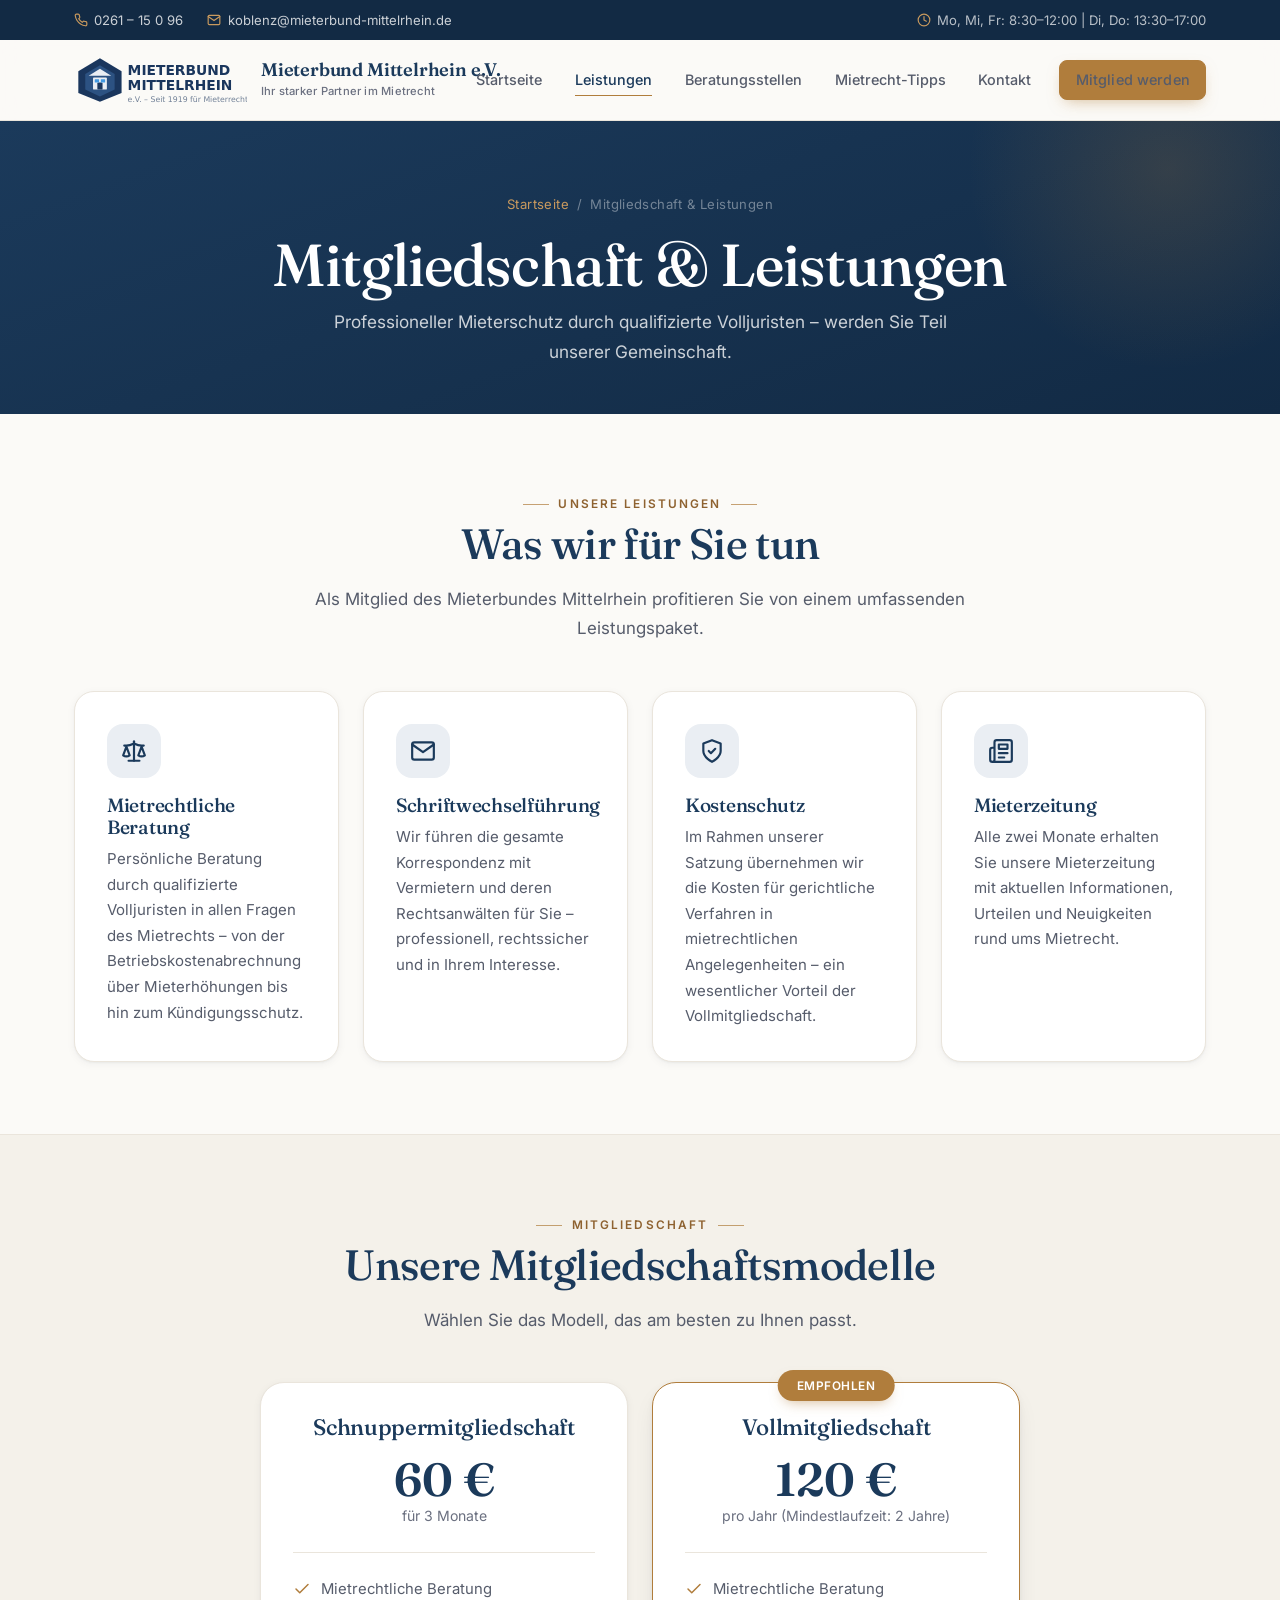
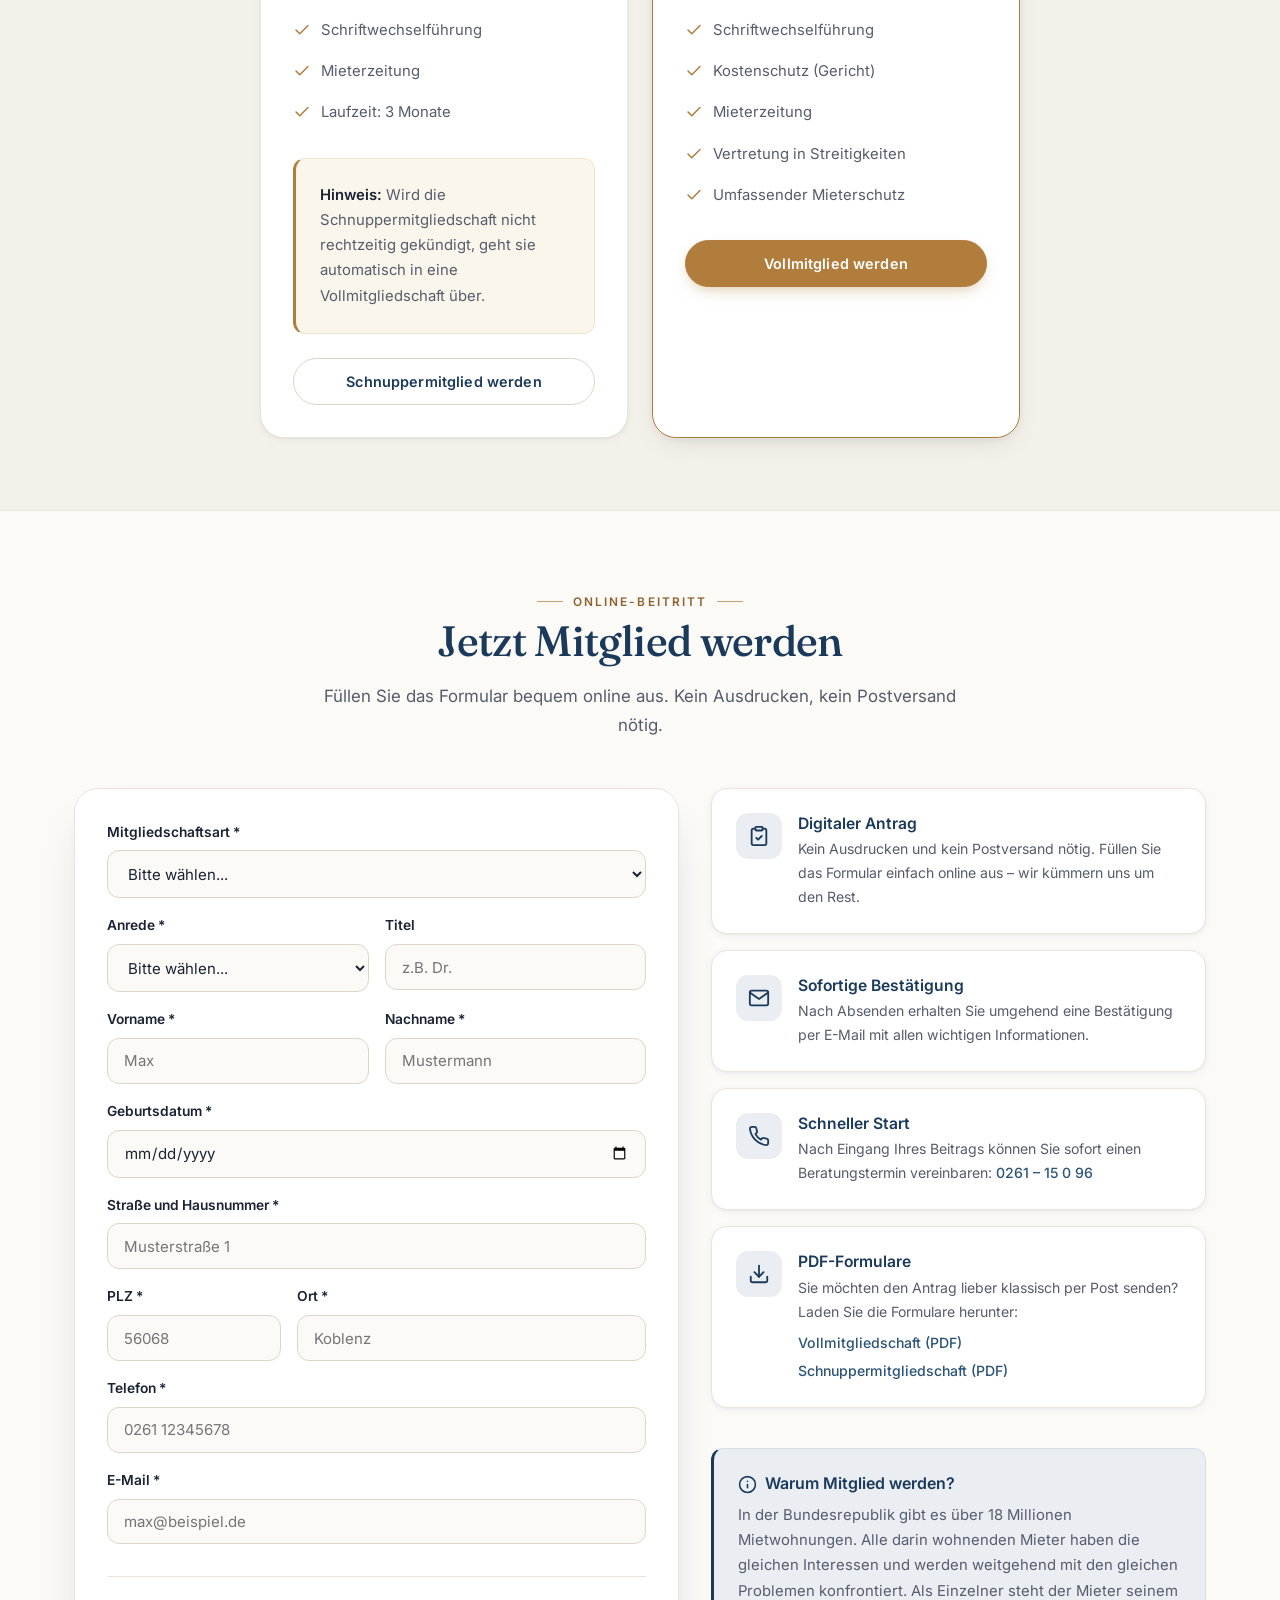
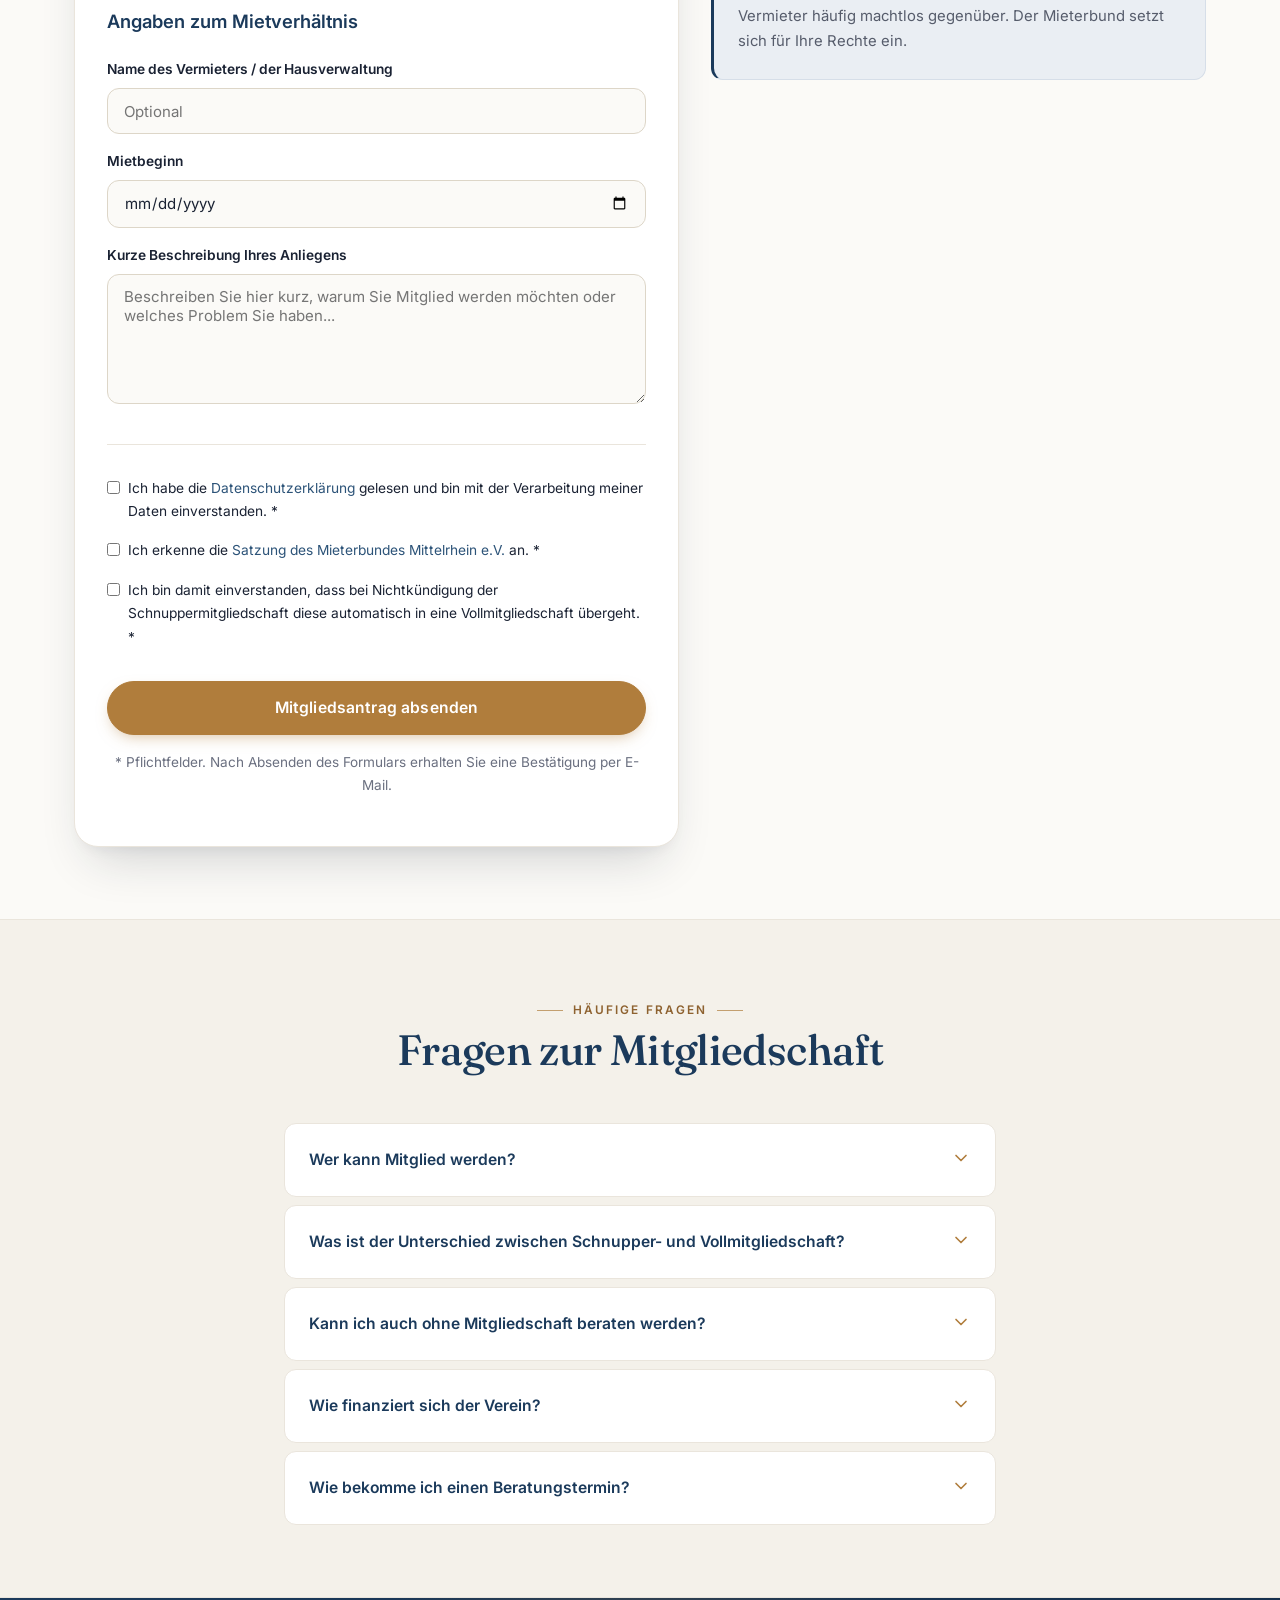
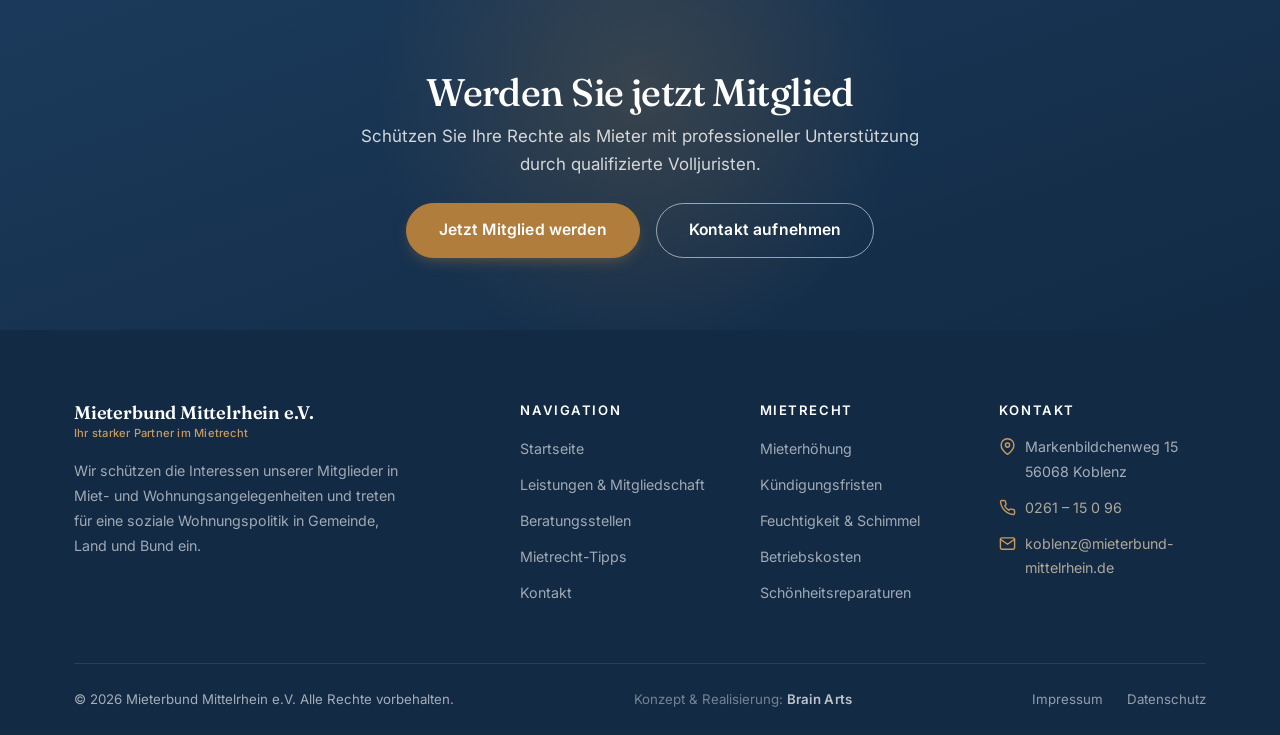
<file: pages/mitgliedschaft.html>
<!DOCTYPE html>
<html lang="de">
<head>
  <meta charset="UTF-8">
  <meta name="viewport" content="width=device-width, initial-scale=1.0">
  <meta name="description" content="Mitgliedschaft beim Mieterbund Mittelrhein e.V. – Vollmitgliedschaft und Schnuppermitgliedschaft. Jetzt online beitreten.">
  <meta name="theme-color" content="#1b3a5b">
  <title>Mitgliedschaft & Leistungen – Mieterbund Mittelrhein e.V.</title>
  <meta property="og:type" content="website">
  <meta property="og:locale" content="de_DE">
  <meta property="og:title" content="Mitgliedschaft & Leistungen – Mieterbund Mittelrhein e.V.">
  <meta property="og:description" content="Vollmitgliedschaft und Schnuppermitgliedschaft beim Mieterbund Mittelrhein e.V. – jetzt bequem online beitreten.">
  <link rel="preconnect" href="https://fonts.googleapis.com">
  <link rel="preconnect" href="https://fonts.gstatic.com" crossorigin>
  <link href="https://fonts.googleapis.com/css2?family=Fraunces:ital,opsz,wght@0,9..144,400;0,9..144,500;0,9..144,600;1,9..144,400&family=Inter:wght@400;500;600;700&display=swap" rel="stylesheet">
  <link rel="stylesheet" href="../css/style.css">
  <link rel="icon" type="image/svg+xml" href="../assets/images/logo.svg">
</head>
<body>
  <div id="top-bar"></div>
  <div id="header"></div>

  <!-- Page Header -->
  <section class="page-header">
    <div class="container">
      <div class="breadcrumb">
        <a href="../index.html">Startseite</a>
        <span>/</span>
        <span>Mitgliedschaft & Leistungen</span>
      </div>
      <h1>Mitgliedschaft & Leistungen</h1>
      <p>Professioneller Mieterschutz durch qualifizierte Volljuristen – werden Sie Teil unserer Gemeinschaft.</p>
    </div>
  </section>

  <!-- Leistungen -->
  <section class="section">
    <div class="container">
      <div class="section-header">
        <span class="section-label">Unsere Leistungen</span>
        <h2>Was wir für Sie tun</h2>
        <p>Als Mitglied des Mieterbundes Mittelrhein profitieren Sie von einem umfassenden Leistungspaket.</p>
      </div>
      <div class="services-grid" id="leistungen-grid"></div>
    </div>
  </section>

  <!-- Mitgliedschaft Details -->
  <section class="section section-alt">
    <div class="container">
      <div class="section-header">
        <span class="section-label">Mitgliedschaft</span>
        <h2>Unsere Mitgliedschaftsmodelle</h2>
        <p>Wählen Sie das Modell, das am besten zu Ihnen passt.</p>
      </div>
      <div class="membership-grid">
        <div class="membership-card animate-in">
          <span class="membership-badge">Zum Kennenlernen</span>
          <h3>Schnuppermitgliedschaft</h3>
          <div class="membership-price">60 €</div>
          <div class="membership-period">für 3 Monate</div>
          <ul class="membership-features">
            <li id="s-f-1"></li>
            <li id="s-f-2"></li>
            <li id="s-f-3"></li>
            <li id="s-f-4"></li>
          </ul>
          <div class="info-box warning" style="text-align: left; margin-bottom: var(--space-lg);">
            <p><strong>Hinweis:</strong> Wird die Schnuppermitgliedschaft nicht rechtzeitig gekündigt, geht sie automatisch in eine Vollmitgliedschaft über.</p>
          </div>
          <a href="#beitritt" class="btn btn-outline" style="width: 100%; justify-content: center;">Schnuppermitglied werden</a>
        </div>
        <div class="membership-card featured animate-in">
          <span class="membership-badge">Empfohlen</span>
          <h3>Vollmitgliedschaft</h3>
          <div class="membership-price">120 €</div>
          <div class="membership-period">pro Jahr (Mindestlaufzeit: 2 Jahre)</div>
          <ul class="membership-features">
            <li id="v-f-1"></li>
            <li id="v-f-2"></li>
            <li id="v-f-3"></li>
            <li id="v-f-4"></li>
            <li id="v-f-5"></li>
            <li id="v-f-6"></li>
          </ul>
          <a href="#beitritt" class="btn btn-primary" style="width: 100%; justify-content: center;">Vollmitglied werden</a>
        </div>
      </div>
    </div>
  </section>

  <!-- Online Beitrittsformular -->
  <section class="section" id="beitritt">
    <div class="container">
      <div class="section-header">
        <span class="section-label">Online-Beitritt</span>
        <h2>Jetzt Mitglied werden</h2>
        <p>Füllen Sie das Formular bequem online aus. Kein Ausdrucken, kein Postversand nötig.</p>
      </div>
      <div class="contact-grid">
        <div class="contact-form-wrapper">
          <form id="beitrittsformular" onsubmit="handleMembershipSubmit(event)">
            <div class="form-group">
              <label for="mitgliedschaft-typ">Mitgliedschaftsart *</label>
              <select id="mitgliedschaft-typ" name="mitgliedschaft_typ" required>
                <option value="">Bitte wählen...</option>
                <option value="vollmitgliedschaft">Vollmitgliedschaft (120 €/Jahr)</option>
                <option value="schnuppermitgliedschaft">Schnuppermitgliedschaft (60 €/3 Monate)</option>
              </select>
            </div>
            <div style="display: grid; grid-template-columns: 1fr 1fr; gap: var(--space-md);">
              <div class="form-group">
                <label for="anrede">Anrede *</label>
                <select id="anrede" name="anrede" required>
                  <option value="">Bitte wählen...</option>
                  <option value="Herr">Herr</option>
                  <option value="Frau">Frau</option>
                  <option value="Divers">Divers</option>
                </select>
              </div>
              <div class="form-group">
                <label for="titel">Titel</label>
                <input type="text" id="titel" name="titel" placeholder="z.B. Dr.">
              </div>
            </div>
            <div style="display: grid; grid-template-columns: 1fr 1fr; gap: var(--space-md);">
              <div class="form-group">
                <label for="vorname">Vorname *</label>
                <input type="text" id="vorname" name="vorname" required placeholder="Max">
              </div>
              <div class="form-group">
                <label for="nachname">Nachname *</label>
                <input type="text" id="nachname" name="nachname" required placeholder="Mustermann">
              </div>
            </div>
            <div class="form-group">
              <label for="geburtsdatum">Geburtsdatum *</label>
              <input type="date" id="geburtsdatum" name="geburtsdatum" required>
            </div>
            <div class="form-group">
              <label for="strasse">Straße und Hausnummer *</label>
              <input type="text" id="strasse" name="strasse" required placeholder="Musterstraße 1">
            </div>
            <div style="display: grid; grid-template-columns: 1fr 2fr; gap: var(--space-md);">
              <div class="form-group">
                <label for="plz">PLZ *</label>
                <input type="text" id="plz" name="plz" required placeholder="56068" pattern="[0-9]{5}" maxlength="5">
              </div>
              <div class="form-group">
                <label for="ort">Ort *</label>
                <input type="text" id="ort" name="ort" required placeholder="Koblenz">
              </div>
            </div>
            <div class="form-group">
              <label for="telefon">Telefon *</label>
              <input type="tel" id="telefon" name="telefon" required placeholder="0261 12345678">
            </div>
            <div class="form-group">
              <label for="email-form">E-Mail *</label>
              <input type="email" id="email-form" name="email" required placeholder="max@beispiel.de">
            </div>

            <hr style="border: none; border-top: 1px solid var(--gray-200); margin: var(--space-xl) 0;">
            <h4 style="margin-bottom: var(--space-lg);">Angaben zum Mietverhältnis</h4>

            <div class="form-group">
              <label for="vermieter">Name des Vermieters / der Hausverwaltung</label>
              <input type="text" id="vermieter" name="vermieter" placeholder="Optional">
            </div>
            <div class="form-group">
              <label for="mietbeginn">Mietbeginn</label>
              <input type="date" id="mietbeginn" name="mietbeginn">
            </div>
            <div class="form-group">
              <label for="problem">Kurze Beschreibung Ihres Anliegens</label>
              <textarea id="problem" name="problem" rows="4" placeholder="Beschreiben Sie hier kurz, warum Sie Mitglied werden möchten oder welches Problem Sie haben..."></textarea>
            </div>

            <hr style="border: none; border-top: 1px solid var(--gray-200); margin: var(--space-xl) 0;">

            <div class="form-group">
              <label style="display: flex; align-items: flex-start; gap: var(--space-sm); font-weight: 400; cursor: pointer;">
                <input type="checkbox" id="datenschutz" name="datenschutz" required style="margin-top: 4px; width: auto;">
                <span>Ich habe die <a href="datenschutz.html" target="_blank">Datenschutzerklärung</a> gelesen und bin mit der Verarbeitung meiner Daten einverstanden. *</span>
              </label>
            </div>
            <div class="form-group">
              <label style="display: flex; align-items: flex-start; gap: var(--space-sm); font-weight: 400; cursor: pointer;">
                <input type="checkbox" id="satzung" name="satzung" required style="margin-top: 4px; width: auto;">
                <span>Ich erkenne die <a href="#" target="_blank">Satzung des Mieterbundes Mittelrhein e.V.</a> an. *</span>
              </label>
            </div>
            <div class="form-group">
              <label style="display: flex; align-items: flex-start; gap: var(--space-sm); font-weight: 400; cursor: pointer;">
                <input type="checkbox" id="agb" name="agb" required style="margin-top: 4px; width: auto;">
                <span>Ich bin damit einverstanden, dass bei Nichtkündigung der Schnuppermitgliedschaft diese automatisch in eine Vollmitgliedschaft übergeht. *</span>
              </label>
            </div>

            <button type="submit" class="btn btn-primary btn-lg" style="width: 100%; justify-content: center; margin-top: var(--space-md);">
              Mitgliedsantrag absenden
            </button>

            <p style="font-size: 0.85rem; color: var(--gray-500); margin-top: var(--space-md); text-align: center;">
              * Pflichtfelder. Nach Absenden des Formulars erhalten Sie eine Bestätigung per E-Mail.
            </p>
          </form>

          <!-- Success Message (hidden by default) -->
          <div id="form-success" style="display: none; text-align: center; padding: var(--space-3xl) var(--space-xl);">
            <div style="width: 64px; height: 64px; background: var(--success-light); border-radius: 50%; display: flex; align-items: center; justify-content: center; margin: 0 auto var(--space-lg);" id="success-icon"></div>
            <h3 style="color: var(--success);">Vielen Dank für Ihren Antrag!</h3>
            <p style="color: var(--gray-600); max-width: 400px; margin: var(--space-md) auto;">Wir haben Ihren Mitgliedsantrag erhalten und werden uns in Kürze bei Ihnen melden. Eine Bestätigung wurde an Ihre E-Mail-Adresse gesendet.</p>
          </div>
        </div>

        <div class="contact-info-cards">
          <div class="contact-info-card">
            <div class="contact-info-icon" id="info-icon-1"></div>
            <div>
              <h4>Digitaler Antrag</h4>
              <p>Kein Ausdrucken und kein Postversand nötig. Füllen Sie das Formular einfach online aus – wir kümmern uns um den Rest.</p>
            </div>
          </div>
          <div class="contact-info-card">
            <div class="contact-info-icon" id="info-icon-2"></div>
            <div>
              <h4>Sofortige Bestätigung</h4>
              <p>Nach Absenden erhalten Sie umgehend eine Bestätigung per E-Mail mit allen wichtigen Informationen.</p>
            </div>
          </div>
          <div class="contact-info-card">
            <div class="contact-info-icon" id="info-icon-3"></div>
            <div>
              <h4>Schneller Start</h4>
              <p>Nach Eingang Ihres Beitrags können Sie sofort einen Beratungstermin vereinbaren: <a href="tel:026115096">0261 – 15 0 96</a></p>
            </div>
          </div>
          <div class="contact-info-card">
            <div class="contact-info-icon" id="info-icon-4"></div>
            <div>
              <h4>PDF-Formulare</h4>
              <p>Sie möchten den Antrag lieber klassisch per Post senden? Laden Sie die Formulare herunter:</p>
              <p style="margin-top: var(--space-sm);">
                <a href="https://mieterbund-mittelrhein.de/wp-content/uploads/2024/10/VollMG.pdf" target="_blank" class="read-more" style="display: block; margin-bottom: 4px;">Vollmitgliedschaft (PDF)</a>
                <a href="https://mieterbund-mittelrhein.de/wp-content/uploads/2024/06/Schnupper_aktuell.pdf" target="_blank" class="read-more">Schnuppermitgliedschaft (PDF)</a>
              </p>
            </div>
          </div>

          <div class="info-box">
            <h4 id="info-box-icon">Warum Mitglied werden?</h4>
            <p>In der Bundesrepublik gibt es über 18 Millionen Mietwohnungen. Alle darin wohnenden Mieter haben die gleichen Interessen und werden weitgehend mit den gleichen Problemen konfrontiert. Als Einzelner steht der Mieter seinem Vermieter häufig machtlos gegenüber. Der Mieterbund setzt sich für Ihre Rechte ein.</p>
          </div>
        </div>
      </div>
    </div>
  </section>

  <!-- FAQ -->
  <section class="section section-alt">
    <div class="container container-narrow">
      <div class="section-header">
        <span class="section-label">Häufige Fragen</span>
        <h2>Fragen zur Mitgliedschaft</h2>
      </div>
      <div class="faq-list">
        <div class="faq-item">
          <button class="faq-question">
            Wer kann Mitglied werden?
            <span id="faq-chevron-1"></span>
          </button>
          <div class="faq-answer">
            <div class="faq-answer-inner">
              <p>Mitglied kann jeder werden, der volljährig ist und die Satzung des Mieterbundes Mittelrhein e.V. anerkennt. Es spielt keine Rolle, ob Sie bereits ein konkretes Problem haben oder sich vorsorglich absichern möchten.</p>
            </div>
          </div>
        </div>
        <div class="faq-item">
          <button class="faq-question">
            Was ist der Unterschied zwischen Schnupper- und Vollmitgliedschaft?
            <span id="faq-chevron-2"></span>
          </button>
          <div class="faq-answer">
            <div class="faq-answer-inner">
              <p>Die Schnuppermitgliedschaft (60 € für 3 Monate) ermöglicht Ihnen, unsere Leistungen kennenzulernen. Sie beinhaltet mietrechtliche Beratung und Schriftwechselführung. Wird sie nicht gekündigt, geht sie automatisch in eine Vollmitgliedschaft (120 €/Jahr) über, die zusätzlich Kostenschutz für gerichtliche Verfahren beinhaltet. Die Vollmitgliedschaft hat eine Mindestlaufzeit von 2 Jahren.</p>
            </div>
          </div>
        </div>
        <div class="faq-item">
          <button class="faq-question">
            Kann ich auch ohne Mitgliedschaft beraten werden?
            <span id="faq-chevron-3"></span>
          </button>
          <div class="faq-answer">
            <div class="faq-answer-inner">
              <p>Nein, aufgrund des Rechtsdienstleistungsgesetzes ist es dem Verein nicht gestattet, Nichtmitgliedern Auskünfte zu erteilen. Die Mitgliedschaft ist Voraussetzung für jede mietrechtliche Beratung.</p>
            </div>
          </div>
        </div>
        <div class="faq-item">
          <button class="faq-question">
            Wie finanziert sich der Verein?
            <span id="faq-chevron-4"></span>
          </button>
          <div class="faq-answer">
            <div class="faq-answer-inner">
              <p>Der Mieterbund Mittelrhein e.V. ist ein eingetragener Verein und erhält keinerlei öffentliche Mittel. Die gesamte Arbeit – Personal, Geschäftsräume, Büromaterial – wird ausschließlich über die Mitgliedsbeiträge finanziert.</p>
            </div>
          </div>
        </div>
        <div class="faq-item">
          <button class="faq-question">
            Wie bekomme ich einen Beratungstermin?
            <span id="faq-chevron-5"></span>
          </button>
          <div class="faq-answer">
            <div class="faq-answer-inner">
              <p>Beratungen erfolgen nur nach telefonischer Vereinbarung. Rufen Sie uns an unter <strong>0261 – 15 0 96</strong> (Montag, Mittwoch, Freitag 8:30 – 12:00 Uhr).</p>
            </div>
          </div>
        </div>
      </div>
    </div>
  </section>

  <div id="cta-section"></div>
  <div id="footer"></div>

  <script src="../js/components.js"></script>
  <script>
    document.addEventListener('DOMContentLoaded', function() {
      initPage('leistungen');

      // Leistungen
      document.getElementById('leistungen-grid').innerHTML = `
        <div class="service-card animate-in">
          <div class="service-icon">${Icons.scales}</div>
          <h3>Mietrechtliche Beratung</h3>
          <p>Persönliche Beratung durch qualifizierte Volljuristen in allen Fragen des Mietrechts – von der Betriebskostenabrechnung über Mieterhöhungen bis hin zum Kündigungsschutz.</p>
        </div>
        <div class="service-card animate-in">
          <div class="service-icon">${Icons.mail}</div>
          <h3>Schriftwechselführung</h3>
          <p>Wir führen die gesamte Korrespondenz mit Vermietern und deren Rechtsanwälten für Sie – professionell, rechtssicher und in Ihrem Interesse.</p>
        </div>
        <div class="service-card animate-in">
          <div class="service-icon">${Icons.shield}</div>
          <h3>Kostenschutz</h3>
          <p>Im Rahmen unserer Satzung übernehmen wir die Kosten für gerichtliche Verfahren in mietrechtlichen Angelegenheiten – ein wesentlicher Vorteil der Vollmitgliedschaft.</p>
        </div>
        <div class="service-card animate-in">
          <div class="service-icon">${Icons.newspaper}</div>
          <h3>Mieterzeitung</h3>
          <p>Alle zwei Monate erhalten Sie unsere Mieterzeitung mit aktuellen Informationen, Urteilen und Neuigkeiten rund ums Mietrecht.</p>
        </div>
      `;

      // Membership features
      const sFeatures = ['Mietrechtliche Beratung', 'Schriftwechselführung', 'Mieterzeitung', 'Laufzeit: 3 Monate'];
      const vFeatures = ['Mietrechtliche Beratung', 'Schriftwechselführung', 'Kostenschutz (Gericht)', 'Mieterzeitung', 'Vertretung in Streitigkeiten', 'Umfassender Mieterschutz'];

      sFeatures.forEach((f, i) => {
        document.getElementById(`s-f-${i+1}`).innerHTML = `${Icons.check} ${f}`;
      });
      vFeatures.forEach((f, i) => {
        document.getElementById(`v-f-${i+1}`).innerHTML = `${Icons.check} ${f}`;
      });

      // Info icons
      document.getElementById('info-icon-1').innerHTML = Icons.clipboardCheck;
      document.getElementById('info-icon-2').innerHTML = Icons.mail;
      document.getElementById('info-icon-3').innerHTML = Icons.phone;
      document.getElementById('info-icon-4').innerHTML = Icons.download;

      document.getElementById('info-box-icon').innerHTML = `${Icons.info} Warum Mitglied werden?`;

      // FAQ chevrons
      for (let i = 1; i <= 5; i++) {
        document.getElementById(`faq-chevron-${i}`).innerHTML = Icons.chevronDown;
      }
    });

    function handleMembershipSubmit(e) {
      e.preventDefault();
      const form = document.getElementById('beitrittsformular');
      const formData = new FormData(form);

      // In production, this would submit to a backend
      // For now, show success message
      form.style.display = 'none';
      const success = document.getElementById('form-success');
      success.style.display = 'block';
      document.getElementById('success-icon').innerHTML = '<svg style="width:32px;height:32px;stroke:white;" xmlns="http://www.w3.org/2000/svg" width="24" height="24" viewBox="0 0 24 24" fill="none" stroke="currentColor" stroke-width="2" stroke-linecap="round" stroke-linejoin="round"><polyline points="20 6 9 17 4 12"></polyline></svg>';

      // Scroll to success message
      success.scrollIntoView({ behavior: 'smooth', block: 'center' });
    }
  </script>
</body>
</html>
</file>
<file: css/style.css>
/* ============================================================
   Mieterbund Mittelrhein e.V. — Light Editorial Premium
   Konzept & Realisierung: Brain Arts
   ============================================================ */

/* --- Design Tokens --- */
:root {
  /* Brand — Navy */
  --navy: #1b3a5b;
  --navy-light: #2c5378;
  --navy-dark: #122a44;

  /* Accent — Brass / Ocker */
  --accent: #b07d3c;
  --accent-light: #c99a5e;
  --accent-dark: #8e6230;
  --accent-soft: #f2e8d6;

  /* Surfaces */
  --paper: #fbfaf7;
  --surface: #ffffff;
  --surface-alt: #f4f1ea;

  /* Ink */
  --ink: #1a2233;
  --ink-soft: #565c6b;
  --ink-muted: #6b7080;

  /* Lines */
  --line: #eae5dc;
  --line-strong: #ddd6c8;

  /* Status */
  --alert: #a23b36;
  --success: #3b6b53;

  /* ---- Legacy aliases (inline styles in HTML rely on these) ---- */
  --primary: var(--navy);
  --primary-light: var(--navy-light);
  --primary-dark: var(--navy-dark);
  --primary-50: #eaeef3;
  --primary-100: #d6dee8;
  --primary-200: #b0bfd0;

  --secondary: var(--alert);
  --secondary-light: #b8514b;
  --secondary-dark: #88312d;

  --accent-50: var(--accent-soft);

  --success-light: #4f8c6e;

  --white: #ffffff;
  --gray-50: #fbfaf7;
  --gray-100: #f4f1ea;
  --gray-200: #eae5dc;
  --gray-300: #d8d2c5;
  --gray-400: #aea89a;
  --gray-500: #6b7080;
  --gray-600: #565c6b;
  --gray-700: #3c414e;
  --gray-800: #1a2233;
  --gray-900: #141a28;

  --warm-50: #fbf6ec;
  --warm-100: #f0e3c8;

  /* Typography */
  --font-display: 'Fraunces', 'Georgia', 'Times New Roman', serif;
  --font-body: 'Inter', 'Segoe UI', system-ui, -apple-system, sans-serif;
  --font-heading: var(--font-display);

  /* Spacing */
  --space-xs: 0.25rem;
  --space-sm: 0.5rem;
  --space-md: 1rem;
  --space-lg: 1.5rem;
  --space-xl: 2rem;
  --space-2xl: 3rem;
  --space-3xl: 4.5rem;
  --space-4xl: 6.5rem;

  /* Radius */
  --radius-sm: 0.5rem;
  --radius-md: 0.75rem;
  --radius-lg: 1rem;
  --radius-xl: 1.25rem;
  --radius-2xl: 1.5rem;
  --radius-3xl: 1.75rem;
  --radius-full: 9999px;

  /* Layered soft shadows */
  --shadow-xs: 0 1px 2px rgba(26, 34, 51, 0.05);
  --shadow-sm: 0 2px 8px rgba(26, 34, 51, 0.05), 0 1px 2px rgba(26, 34, 51, 0.04);
  --shadow-md: 0 10px 28px -10px rgba(26, 34, 51, 0.14), 0 2px 6px rgba(26, 34, 51, 0.05);
  --shadow-lg: 0 26px 50px -18px rgba(26, 34, 51, 0.20), 0 8px 16px -10px rgba(26, 34, 51, 0.10);
  --shadow-xl: 0 44px 84px -28px rgba(26, 34, 51, 0.26), 0 12px 24px -14px rgba(26, 34, 51, 0.12);

  /* Transitions */
  --transition-fast: 160ms cubic-bezier(0.4, 0, 0.2, 1);
  --transition-normal: 280ms cubic-bezier(0.4, 0, 0.2, 1);
  --transition-slow: 420ms cubic-bezier(0.4, 0, 0.2, 1);

  /* Container */
  --container-max: 1180px;
  --container-narrow: 760px;
}

/* --- Reset & Base --- */
*,
*::before,
*::after {
  box-sizing: border-box;
  margin: 0;
  padding: 0;
}

html {
  font-size: 16px;
  scroll-behavior: smooth;
  scroll-padding-top: 6rem;
  -webkit-text-size-adjust: 100%;
}

body {
  font-family: var(--font-body);
  color: var(--ink);
  background-color: var(--paper);
  line-height: 1.7;
  -webkit-font-smoothing: antialiased;
  -moz-osx-font-smoothing: grayscale;
  overflow-x: hidden;
}

img {
  max-width: 100%;
  height: auto;
  display: block;
}

a {
  color: var(--navy-light);
  text-decoration: none;
  transition: color var(--transition-fast);
}

a:hover {
  color: var(--accent-dark);
}

ul,
ol {
  list-style: none;
}

/* --- Typography --- */
h1,
h2,
h3 {
  font-family: var(--font-display);
  font-weight: 500;
  line-height: 1.15;
  letter-spacing: -0.015em;
  color: var(--navy);
}

h4,
h5,
h6 {
  font-family: var(--font-body);
  font-weight: 600;
  line-height: 1.35;
  color: var(--navy);
}

h1 {
  font-size: clamp(2.4rem, 5vw, 3.7rem);
}

h2 {
  font-size: clamp(1.85rem, 3.4vw, 2.65rem);
}

h3 {
  font-size: clamp(1.3rem, 2.3vw, 1.7rem);
}

h4 {
  font-size: 1.15rem;
}

p {
  margin-bottom: var(--space-md);
}

strong {
  font-weight: 600;
  color: var(--ink);
}

::selection {
  background: var(--accent-soft);
  color: var(--navy-dark);
}

:focus-visible {
  outline: 2px solid var(--accent);
  outline-offset: 3px;
  border-radius: 4px;
}

/* --- Layout Utilities --- */
.container {
  width: 100%;
  max-width: var(--container-max);
  margin: 0 auto;
  padding: 0 var(--space-lg);
}

.container-narrow {
  max-width: var(--container-narrow);
}

.section {
  padding: var(--space-3xl) 0;
}

.section-alt {
  background-color: var(--surface-alt);
  border-top: 1px solid var(--line);
  border-bottom: 1px solid var(--line);
}

.section-dark {
  background: linear-gradient(170deg, var(--navy) 0%, var(--navy-dark) 100%);
  color: rgba(255, 255, 255, 0.82);
}

.section-dark h2,
.section-dark h3 {
  color: #ffffff;
}

.text-center { text-align: center; }
.text-primary { color: var(--navy); }
.text-secondary { color: var(--alert); }
.text-muted { color: var(--ink-muted); }

/* --- Section Header --- */
.section-header {
  text-align: center;
  max-width: 660px;
  margin: 0 auto var(--space-2xl);
}

.section-header h2 {
  margin-top: 0.35rem;
}

.section-header p {
  margin: var(--space-md) auto 0;
  color: var(--ink-soft);
  font-size: 1.06rem;
}

.section-label {
  display: inline-flex;
  align-items: center;
  gap: 0.6rem;
  font-family: var(--font-body);
  font-size: 0.74rem;
  font-weight: 600;
  text-transform: uppercase;
  letter-spacing: 0.18em;
  color: var(--accent-dark);
}

.section-label::before,
.section-label::after {
  content: '';
  width: 1.6rem;
  height: 1px;
  background: var(--accent);
  opacity: 0.7;
}

/* left-aligned label: drop the trailing rule */
.section-label.label-start::after { display: none; }

.section-dark .section-label {
  color: var(--accent-light);
}

.section-dark .section-header p {
  color: rgba(255, 255, 255, 0.78);
}

/* --- Buttons --- */
.btn {
  display: inline-flex;
  align-items: center;
  justify-content: center;
  gap: 0.55rem;
  padding: 0.78rem 1.6rem;
  font-family: var(--font-body);
  font-size: 0.9rem;
  font-weight: 600;
  letter-spacing: 0.01em;
  border: 1px solid transparent;
  border-radius: var(--radius-full);
  cursor: pointer;
  transition: all var(--transition-normal);
  text-decoration: none;
  line-height: 1.4;
  white-space: nowrap;
}

.btn svg {
  width: 18px;
  height: 18px;
}

.btn-primary {
  background: var(--accent);
  color: #fff;
  border-color: var(--accent);
  box-shadow: 0 6px 16px -6px rgba(176, 125, 60, 0.55);
}

.btn-primary:hover {
  background: var(--accent-dark);
  border-color: var(--accent-dark);
  color: #fff;
  transform: translateY(-2px);
  box-shadow: 0 12px 26px -8px rgba(176, 125, 60, 0.55);
}

.btn-secondary {
  background: transparent;
  color: #fff;
  border-color: rgba(255, 255, 255, 0.55);
}

.btn-secondary:hover {
  background: #fff;
  color: var(--navy);
  border-color: #fff;
  transform: translateY(-2px);
}

.btn-outline {
  background: transparent;
  color: var(--navy);
  border-color: var(--line-strong);
}

.btn-outline:hover {
  background: var(--navy);
  color: #fff;
  border-color: var(--navy);
  transform: translateY(-2px);
  box-shadow: var(--shadow-md);
}

.btn-accent {
  background: var(--accent);
  color: #fff;
  border-color: var(--accent);
}

.btn-accent:hover {
  background: var(--accent-dark);
  border-color: var(--accent-dark);
  color: #fff;
  transform: translateY(-2px);
  box-shadow: var(--shadow-md);
}

.btn-lg {
  padding: 0.95rem 2rem;
  font-size: 0.98rem;
}

.btn-sm {
  padding: 0.55rem 1.25rem;
  font-size: 0.84rem;
}

/* --- Top Bar --- */
.top-bar {
  background: var(--navy-dark);
  color: rgba(255, 255, 255, 0.7);
  padding: 0.55rem 0;
  font-size: 0.82rem;
}

.top-bar-inner {
  display: flex;
  justify-content: space-between;
  align-items: center;
  flex-wrap: wrap;
  gap: var(--space-sm);
}

.top-bar a {
  color: rgba(255, 255, 255, 0.78);
}

.top-bar a:hover {
  color: #fff;
}

.top-bar-contact {
  display: flex;
  gap: var(--space-lg);
  align-items: center;
}

.top-bar-contact span,
.top-bar-hours {
  display: inline-flex;
  align-items: center;
  gap: 0.4rem;
}

.top-bar svg {
  width: 14px;
  height: 14px;
  stroke: var(--accent-light);
}

/* --- Header / Navigation --- */
.header {
  background: rgba(251, 250, 247, 0.85);
  backdrop-filter: blur(14px) saturate(150%);
  -webkit-backdrop-filter: blur(14px) saturate(150%);
  border-bottom: 1px solid var(--line);
  position: sticky;
  top: 0;
  z-index: 1000;
  transition: box-shadow var(--transition-normal), background var(--transition-normal);
}

.header.scrolled {
  background: rgba(251, 250, 247, 0.96);
  box-shadow: 0 8px 30px -16px rgba(26, 34, 51, 0.25);
}

.header-inner {
  display: flex;
  justify-content: space-between;
  align-items: center;
  height: 5rem;
  transition: height var(--transition-normal);
}

.header.scrolled .header-inner {
  height: 4.25rem;
}

.logo {
  display: flex;
  align-items: center;
  gap: 0.85rem;
  text-decoration: none;
  color: var(--navy);
}

.logo-img {
  height: 52px;
  width: auto;
  transition: height var(--transition-normal);
}

.header.scrolled .logo-img {
  height: 44px;
}

.logo-text {
  display: flex;
  flex-direction: column;
}

.logo-name {
  font-family: var(--font-display);
  font-weight: 600;
  font-size: 1.14rem;
  color: var(--navy);
  line-height: 1.25;
  letter-spacing: -0.01em;
  white-space: nowrap;
}

.logo-subtitle {
  font-size: 0.7rem;
  color: var(--ink-muted);
  font-weight: 500;
  letter-spacing: 0.02em;
  white-space: nowrap;
}

.nav-main {
  display: flex;
  align-items: center;
  gap: 0.15rem;
}

.nav-main a {
  position: relative;
  padding: 0.55rem 0.95rem;
  font-size: 0.9rem;
  font-weight: 500;
  color: var(--ink-soft);
  border-radius: var(--radius-sm);
  transition: color var(--transition-fast);
  white-space: nowrap;
}

.nav-main a::after {
  content: '';
  position: absolute;
  left: 0.95rem;
  right: 0.95rem;
  bottom: 0.3rem;
  height: 1.5px;
  background: var(--accent);
  transform: scaleX(0);
  transform-origin: left;
  transition: transform var(--transition-normal);
}

.nav-main a:hover,
.nav-main a.active {
  color: var(--navy);
}

.nav-main a:hover::after,
.nav-main a.active::after {
  transform: scaleX(1);
}

.nav-main .btn {
  margin-left: 0.65rem;
}

.nav-main .btn::after {
  display: none;
}

.menu-toggle {
  display: none;
  background: none;
  border: none;
  cursor: pointer;
  padding: var(--space-sm);
  color: var(--navy);
}

.menu-toggle svg {
  width: 28px;
  height: 28px;
}

/* --- Hero --- */
.hero {
  background: var(--paper);
  color: var(--ink);
  padding: var(--space-3xl) 0 var(--space-4xl);
  position: relative;
  overflow: hidden;
}

.hero::before {
  content: '';
  position: absolute;
  top: -10rem;
  right: -8rem;
  width: 32rem;
  height: 32rem;
  background: radial-gradient(circle, rgba(176, 125, 60, 0.16), transparent 68%);
  border-radius: 50%;
  pointer-events: none;
}

.hero::after {
  content: '';
  position: absolute;
  bottom: -14rem;
  left: -10rem;
  width: 30rem;
  height: 30rem;
  background: radial-gradient(circle, rgba(27, 58, 91, 0.12), transparent 68%);
  border-radius: 50%;
  pointer-events: none;
}

.hero-inner {
  display: grid;
  grid-template-columns: 1.05fr 0.95fr;
  gap: var(--space-3xl);
  align-items: center;
  position: relative;
  z-index: 1;
}

.hero-content {
  z-index: 1;
}

.hero-badge {
  display: inline-flex;
  align-items: center;
  gap: 0.5rem;
  padding: 0.4rem 0.95rem;
  border-radius: var(--radius-full);
  background: var(--surface);
  color: var(--accent-dark);
  font-size: 0.8rem;
  font-weight: 600;
  letter-spacing: 0.02em;
  margin-bottom: var(--space-lg);
  border: 1px solid var(--line);
  box-shadow: var(--shadow-xs);
}

.hero-badge-dot {
  width: 0.5rem;
  height: 0.5rem;
  border-radius: 50%;
  background: var(--accent);
  box-shadow: 0 0 0 3px rgba(176, 125, 60, 0.2);
  animation: pulse 2.4s infinite;
}

@keyframes pulse {
  0%, 100% { opacity: 1; }
  50% { opacity: 0.35; }
}

.hero h1 {
  color: var(--navy);
  margin-bottom: var(--space-lg);
  font-size: clamp(2.6rem, 5.2vw, 4.1rem);
  font-weight: 500;
  letter-spacing: -0.022em;
  line-height: 1.08;
}

.hero h1 .text-gradient {
  font-style: italic;
  font-weight: 400;
  color: var(--accent);
  -webkit-text-fill-color: var(--accent);
}

.hero p {
  font-size: 1.12rem;
  color: var(--ink-soft);
  margin-bottom: var(--space-xl);
  line-height: 1.7;
  max-width: 480px;
}

.hero-actions {
  display: flex;
  gap: var(--space-md);
  flex-wrap: wrap;
}

.hero-visual {
  display: flex;
  justify-content: center;
  align-items: center;
}

.hero-card {
  background: var(--surface);
  border: 1px solid var(--line);
  border-radius: var(--radius-2xl);
  padding: 0.6rem;
  width: 100%;
  max-width: 430px;
  box-shadow: var(--shadow-xl);
  position: relative;
}

.hero-card-visual {
  background: linear-gradient(160deg, var(--navy) 0%, var(--navy-dark) 100%);
  border-radius: var(--radius-xl);
  padding: var(--space-xl);
  color: #fff;
  position: relative;
  overflow: hidden;
}

.hero-card-visual::before {
  content: '';
  position: absolute;
  top: -6rem;
  right: -6rem;
  width: 14rem;
  height: 14rem;
  background: radial-gradient(circle, rgba(176, 125, 60, 0.35), transparent 70%);
  border-radius: 50%;
}

.hero-card h3 {
  color: #fff;
  margin-bottom: var(--space-md);
  font-size: 1.18rem;
  position: relative;
}

.hero-card-item {
  display: flex;
  align-items: flex-start;
  gap: var(--space-md);
  padding: 0.7rem 0;
  border-bottom: 1px solid rgba(255, 255, 255, 0.1);
  position: relative;
}

.hero-card-item:last-child {
  border-bottom: none;
}

.hero-card-icon {
  width: 38px;
  height: 38px;
  background: rgba(176, 125, 60, 0.22);
  border: 1px solid rgba(201, 154, 94, 0.4);
  border-radius: var(--radius-md);
  display: flex;
  align-items: center;
  justify-content: center;
  flex-shrink: 0;
}

.hero-card-icon svg {
  width: 18px;
  height: 18px;
  stroke: var(--accent-light);
}

.hero-card-text h4 {
  color: #fff;
  font-size: 0.92rem;
  margin-bottom: 0.1rem;
}

.hero-card-text p {
  color: rgba(255, 255, 255, 0.65);
  font-size: 0.8rem;
  margin-bottom: 0;
}

.hero-card-badge {
  position: absolute;
  bottom: -1rem;
  left: 1.6rem;
  background: var(--surface);
  padding: 0.75rem 1.1rem;
  border-radius: var(--radius-lg);
  box-shadow: var(--shadow-lg);
  border: 1px solid var(--line);
  display: flex;
  align-items: center;
  gap: 0.7rem;
}

.hero-card-badge-icon {
  width: 2.5rem;
  height: 2.5rem;
  background: var(--accent-soft);
  border-radius: 50%;
  display: flex;
  align-items: center;
  justify-content: center;
}

.hero-card-badge-icon svg {
  width: 1.2rem;
  height: 1.2rem;
  stroke: var(--accent-dark);
}

.hero-card-badge-text {
  font-size: 0.76rem;
  color: var(--ink-muted);
}

.hero-card-badge-text strong {
  display: block;
  font-family: var(--font-display);
  font-size: 1.1rem;
  font-weight: 600;
  color: var(--navy);
}

/* --- Trust Banner --- */
.trust-banner {
  background: var(--surface);
  padding: var(--space-lg) 0;
  border-bottom: 1px solid var(--line);
}

.trust-items {
  display: flex;
  justify-content: center;
  gap: var(--space-xl);
  flex-wrap: wrap;
}

.trust-item {
  display: flex;
  align-items: center;
  gap: 0.55rem;
  color: var(--ink-soft);
  font-size: 0.88rem;
  font-weight: 500;
}

.trust-item svg {
  width: 20px;
  height: 20px;
  stroke: var(--accent);
  flex-shrink: 0;
}

/* --- Services Grid --- */
.services-grid {
  display: grid;
  grid-template-columns: repeat(auto-fit, minmax(255px, 1fr));
  gap: var(--space-lg);
}

.service-card {
  background: var(--surface);
  border-radius: var(--radius-xl);
  padding: var(--space-xl);
  box-shadow: var(--shadow-sm);
  border: 1px solid var(--line);
  transition: transform var(--transition-normal), box-shadow var(--transition-normal), border-color var(--transition-normal);
  position: relative;
}

.service-card:hover {
  transform: translateY(-4px);
  box-shadow: var(--shadow-lg);
  border-color: var(--line-strong);
}

.service-icon {
  width: 3.4rem;
  height: 3.4rem;
  background: var(--primary-50);
  border-radius: var(--radius-lg);
  display: flex;
  align-items: center;
  justify-content: center;
  margin-bottom: var(--space-md);
  transition: background var(--transition-normal);
}

.service-card:hover .service-icon {
  background: var(--accent-soft);
}

.service-icon svg {
  width: 26px;
  height: 26px;
  stroke: var(--navy);
  transition: stroke var(--transition-normal);
}

.service-card:hover .service-icon svg {
  stroke: var(--accent-dark);
}

.service-card h3 {
  font-size: 1.2rem;
  margin-bottom: var(--space-sm);
}

.service-card p {
  color: var(--ink-soft);
  font-size: 0.94rem;
  margin-bottom: 0;
}

/* --- Membership --- */
.membership-grid {
  display: grid;
  grid-template-columns: repeat(auto-fit, minmax(315px, 1fr));
  gap: var(--space-lg);
  max-width: 760px;
  margin: 0 auto;
}

.membership-card {
  background: var(--surface);
  border-radius: var(--radius-2xl);
  padding: var(--space-xl);
  box-shadow: var(--shadow-sm);
  border: 1px solid var(--line);
  text-align: center;
  transition: transform var(--transition-normal), box-shadow var(--transition-normal);
  position: relative;
}

.membership-card:hover {
  transform: translateY(-4px);
  box-shadow: var(--shadow-lg);
}

.membership-card.featured {
  border: 1.5px solid var(--accent);
  box-shadow: var(--shadow-md);
}

.membership-card.featured .membership-badge {
  display: inline-block;
}

.membership-badge {
  display: none;
  position: absolute;
  top: -13px;
  left: 50%;
  transform: translateX(-50%);
  background: var(--accent);
  color: #fff;
  padding: 0.32rem 1.2rem;
  border-radius: var(--radius-full);
  font-size: 0.74rem;
  font-weight: 600;
  letter-spacing: 0.04em;
  text-transform: uppercase;
  white-space: nowrap;
  box-shadow: 0 6px 14px -6px rgba(176, 125, 60, 0.6);
}

.membership-card h3 {
  font-size: 1.4rem;
  margin-bottom: var(--space-md);
}

.membership-price {
  font-family: var(--font-display);
  font-size: 2.9rem;
  font-weight: 600;
  color: var(--navy);
  line-height: 1;
}

.membership-period {
  font-size: 0.88rem;
  color: var(--ink-muted);
  margin-bottom: var(--space-lg);
}

.membership-features {
  text-align: left;
  margin-bottom: var(--space-lg);
  border-top: 1px solid var(--line);
  padding-top: var(--space-md);
}

.membership-features li {
  padding: 0.5rem 0;
  display: flex;
  align-items: flex-start;
  gap: 0.6rem;
  font-size: 0.93rem;
  color: var(--ink-soft);
}

.membership-features li svg {
  width: 18px;
  height: 18px;
  stroke: var(--accent);
  flex-shrink: 0;
  margin-top: 3px;
}

.membership-note {
  padding: var(--space-lg);
  background: var(--warm-50);
  border-radius: var(--radius-md);
  border-left: 3px solid var(--accent);
}

.membership-note p {
  font-size: 0.9rem;
  color: var(--ink-soft);
  margin-bottom: 0;
}

/* --- Locations --- */
.locations-grid {
  display: grid;
  grid-template-columns: repeat(auto-fit, minmax(295px, 1fr));
  gap: var(--space-lg);
}

.location-card {
  background: var(--surface);
  border-radius: var(--radius-xl);
  padding: var(--space-xl);
  border: 1px solid var(--line);
  box-shadow: var(--shadow-sm);
  transition: transform var(--transition-normal), box-shadow var(--transition-normal);
}

.location-card:hover {
  transform: translateY(-3px);
  box-shadow: var(--shadow-md);
}

.location-card.main-location {
  border-left: 3px solid var(--accent);
}

.location-card h3 {
  font-size: 1.25rem;
  margin-bottom: var(--space-md);
  display: flex;
  align-items: center;
  gap: 0.6rem;
}

.location-card h3 svg {
  width: 22px;
  height: 22px;
  stroke: var(--accent);
  flex-shrink: 0;
}

.location-info {
  display: flex;
  flex-direction: column;
  gap: 0.7rem;
}

.location-info-item {
  display: flex;
  align-items: flex-start;
  gap: 0.6rem;
  font-size: 0.93rem;
  color: var(--ink-soft);
}

.location-info-item svg {
  width: 18px;
  height: 18px;
  stroke: var(--accent);
  flex-shrink: 0;
  margin-top: 3px;
}

.location-info-item a {
  color: var(--navy-light);
  font-weight: 500;
}

/* --- Außenstellen tags --- */
.aussenstellen-grid {
  display: flex;
  flex-wrap: wrap;
  gap: 0.55rem;
  justify-content: center;
}

.aussenstelle-tag {
  display: inline-flex;
  align-items: center;
  gap: 0.4rem;
  background: var(--surface);
  border: 1px solid var(--line);
  border-radius: var(--radius-full);
  padding: 0.45rem 1.05rem;
  font-size: 0.82rem;
  color: var(--ink-soft);
  font-weight: 500;
  transition: all var(--transition-fast);
}

.aussenstelle-tag:hover {
  border-color: var(--accent);
  color: var(--navy);
  box-shadow: var(--shadow-sm);
  transform: translateY(-1px);
}

.aussenstelle-tag svg {
  width: 15px;
  height: 15px;
  stroke: var(--accent);
}

/* --- Articles --- */
.articles-grid {
  display: grid;
  grid-template-columns: repeat(auto-fit, minmax(310px, 1fr));
  gap: var(--space-lg);
}

.article-card {
  background: var(--surface);
  border-radius: var(--radius-xl);
  overflow: hidden;
  box-shadow: var(--shadow-sm);
  border: 1px solid var(--line);
  transition: transform var(--transition-normal), box-shadow var(--transition-normal);
}

.article-card:hover {
  transform: translateY(-4px);
  box-shadow: var(--shadow-lg);
}

.article-card-header {
  background: linear-gradient(155deg, var(--navy) 0%, var(--navy-dark) 100%);
  padding: var(--space-lg) var(--space-xl);
  color: #fff;
  position: relative;
  overflow: hidden;
}

.article-card-header::after {
  content: '';
  position: absolute;
  bottom: 0;
  left: 0;
  width: 100%;
  height: 2px;
  background: var(--accent);
}

.article-card-header svg {
  width: 32px;
  height: 32px;
  stroke: var(--accent-light);
  margin-bottom: var(--space-sm);
}

.article-card-header h3 {
  color: #fff;
  font-size: 1.18rem;
}

.article-card-body {
  padding: var(--space-lg) var(--space-xl);
}

.article-card-body p {
  color: var(--ink-soft);
  font-size: 0.93rem;
}

.read-more {
  display: inline-flex;
  align-items: center;
  gap: 0.35rem;
  font-weight: 600;
  color: var(--accent-dark);
  font-size: 0.88rem;
}

.read-more:hover {
  color: var(--navy);
}

.read-more svg {
  width: 16px;
  height: 16px;
  transition: transform var(--transition-fast);
}

.read-more:hover svg {
  transform: translateX(4px);
}

/* --- Contact / Forms --- */
.contact-grid {
  display: grid;
  grid-template-columns: 1.1fr 0.9fr;
  gap: var(--space-xl);
}

.contact-form-wrapper {
  background: var(--surface);
  border-radius: var(--radius-2xl);
  padding: var(--space-xl);
  box-shadow: var(--shadow-lg);
  border: 1px solid var(--line);
}

.form-group {
  margin-bottom: var(--space-md);
}

.form-group label {
  display: block;
  font-size: 0.86rem;
  font-weight: 600;
  color: var(--ink);
  margin-bottom: 0.4rem;
}

.form-group input,
.form-group textarea,
.form-group select {
  width: 100%;
  padding: 0.78rem 1rem;
  font-family: var(--font-body);
  font-size: 0.94rem;
  border: 1px solid var(--line-strong);
  border-radius: var(--radius-md);
  transition: border-color var(--transition-fast), box-shadow var(--transition-fast), background var(--transition-fast);
  background: var(--paper);
  color: var(--ink);
}

.form-group input:focus,
.form-group textarea:focus,
.form-group select:focus {
  outline: none;
  border-color: var(--accent);
  background: var(--surface);
  box-shadow: 0 0 0 4px rgba(176, 125, 60, 0.13);
}

.form-group textarea {
  resize: vertical;
  min-height: 130px;
}

.contact-info-cards {
  display: flex;
  flex-direction: column;
  gap: var(--space-md);
}

.contact-info-card {
  background: var(--surface);
  border-radius: var(--radius-lg);
  padding: var(--space-lg);
  box-shadow: var(--shadow-sm);
  border: 1px solid var(--line);
  display: flex;
  align-items: flex-start;
  gap: var(--space-md);
}

.contact-info-icon {
  width: 46px;
  height: 46px;
  background: var(--primary-50);
  border-radius: var(--radius-md);
  display: flex;
  align-items: center;
  justify-content: center;
  flex-shrink: 0;
}

.contact-info-icon svg {
  width: 22px;
  height: 22px;
  stroke: var(--navy);
}

.contact-info-card h4 {
  font-size: 0.98rem;
  margin-bottom: 0.2rem;
  color: var(--navy);
}

.contact-info-card p {
  font-size: 0.88rem;
  color: var(--ink-soft);
  margin-bottom: 0;
}

.contact-info-card a {
  color: var(--navy-light);
  font-weight: 500;
}

/* --- CTA --- */
.cta-section {
  background: linear-gradient(160deg, var(--navy) 0%, var(--navy-dark) 100%);
  padding: var(--space-3xl) 0;
  text-align: center;
  color: #fff;
  position: relative;
  overflow: hidden;
}

.cta-section::before {
  content: '';
  position: absolute;
  top: -12rem;
  left: 50%;
  transform: translateX(-50%);
  width: 36rem;
  height: 36rem;
  background: radial-gradient(circle, rgba(176, 125, 60, 0.22), transparent 65%);
  border-radius: 50%;
  pointer-events: none;
}

.cta-section .container {
  position: relative;
  z-index: 1;
}

.cta-section h2 {
  color: #fff;
  margin-bottom: var(--space-sm);
  font-size: clamp(1.8rem, 3vw, 2.6rem);
}

.cta-section p {
  color: rgba(255, 255, 255, 0.8);
  font-size: 1.06rem;
  max-width: 560px;
  margin: 0 auto var(--space-lg);
}

.cta-actions {
  display: flex;
  gap: var(--space-md);
  justify-content: center;
  flex-wrap: wrap;
}

/* --- Footer --- */
.footer {
  background: var(--navy-dark);
  color: rgba(255, 255, 255, 0.62);
  padding: var(--space-3xl) 0 0;
}

.footer-grid {
  display: grid;
  grid-template-columns: 2fr 1fr 1fr 1fr;
  gap: var(--space-xl);
  margin-bottom: var(--space-2xl);
}

.footer-about .logo-name {
  color: #fff;
}

.footer-about .logo-subtitle {
  color: var(--accent-light);
}

.footer-about p {
  margin-top: var(--space-md);
  font-size: 0.89rem;
  line-height: 1.75;
  color: rgba(255, 255, 255, 0.6);
  max-width: 330px;
}

.footer h4 {
  color: #fff;
  font-size: 0.82rem;
  font-weight: 600;
  text-transform: uppercase;
  letter-spacing: 0.12em;
  margin-bottom: var(--space-md);
}

.footer-links li {
  margin-bottom: 0.55rem;
}

.footer-links a {
  color: rgba(255, 255, 255, 0.6);
  font-size: 0.89rem;
  transition: color var(--transition-fast), padding var(--transition-fast);
  display: inline-flex;
  align-items: center;
  gap: 0.35rem;
}

.footer-links a:hover {
  color: var(--accent-light);
  padding-left: 0.2rem;
}

.footer-contact-item {
  display: flex;
  align-items: flex-start;
  gap: 0.55rem;
  margin-bottom: 0.75rem;
  font-size: 0.89rem;
}

.footer-contact-item svg {
  width: 17px;
  height: 17px;
  stroke: var(--accent-light);
  flex-shrink: 0;
  margin-top: 3px;
}

.footer-contact-item a {
  color: rgba(255, 255, 255, 0.6);
}

.footer-contact-item a:hover {
  color: var(--accent-light);
}

.footer-bottom {
  border-top: 1px solid rgba(255, 255, 255, 0.1);
  padding: var(--space-lg) 0;
  display: flex;
  justify-content: space-between;
  align-items: center;
  flex-wrap: wrap;
  gap: var(--space-md);
  font-size: 0.83rem;
}

.footer-bottom-links {
  display: flex;
  gap: var(--space-lg);
}

.footer-bottom-links a {
  color: rgba(255, 255, 255, 0.55);
}

.footer-bottom-links a:hover {
  color: #fff;
}

/* Brain Arts credit */
.footer-credit {
  color: rgba(255, 255, 255, 0.42);
}

.footer-credit strong,
.footer-credit a {
  color: rgba(255, 255, 255, 0.72);
  font-weight: 600;
  letter-spacing: 0.02em;
}

.footer-credit a {
  transition: color var(--transition-fast);
}

.footer-credit a:hover {
  color: var(--accent-light);
}

/* --- Page Header (Subpages) --- */
.page-header {
  background: linear-gradient(160deg, var(--navy) 0%, var(--navy-dark) 100%);
  padding: var(--space-3xl) 0 var(--space-2xl);
  color: #fff;
  text-align: center;
  position: relative;
  overflow: hidden;
}

.page-header::before {
  content: '';
  position: absolute;
  top: -10rem;
  right: -6rem;
  width: 26rem;
  height: 26rem;
  background: radial-gradient(circle, rgba(176, 125, 60, 0.2), transparent 68%);
  border-radius: 50%;
  pointer-events: none;
}

.page-header .container {
  position: relative;
  z-index: 1;
}

.page-header h1 {
  color: #fff;
  margin-bottom: var(--space-sm);
}

.page-header p {
  color: rgba(255, 255, 255, 0.78);
  font-size: 1.08rem;
  max-width: 620px;
  margin: 0 auto;
}

.breadcrumb {
  display: flex;
  justify-content: center;
  gap: 0.5rem;
  margin-bottom: var(--space-md);
  font-size: 0.82rem;
  letter-spacing: 0.03em;
}

.breadcrumb a {
  color: var(--accent-light);
}

.breadcrumb a:hover {
  color: #fff;
}

.breadcrumb span {
  color: rgba(255, 255, 255, 0.4);
}

/* --- Content Page --- */
.content-page {
  padding: var(--space-3xl) 0;
}

.content-page article {
  max-width: var(--container-narrow);
  margin: 0 auto;
}

.content-page article h2 {
  margin-top: var(--space-2xl);
  margin-bottom: var(--space-md);
}

.content-page article h2:first-child {
  margin-top: 0;
}

.content-page article h3 {
  margin-top: var(--space-xl);
  margin-bottom: var(--space-sm);
}

.content-page article h4 {
  margin-top: var(--space-lg);
  margin-bottom: var(--space-xs);
}

.content-page article p {
  color: var(--ink-soft);
}

.content-page article ul,
.content-page article ol {
  margin-bottom: var(--space-lg);
  padding-left: var(--space-lg);
}

.content-page article ul { list-style: disc; }
.content-page article ol { list-style: decimal; }

.content-page article li {
  margin-bottom: 0.4rem;
  color: var(--ink-soft);
}

.content-page article li::marker {
  color: var(--accent);
}

/* --- Content + Sidebar Layout --- */
.content-sidebar {
  display: grid;
  grid-template-columns: 1.9fr 1fr;
  gap: var(--space-2xl);
}

.content-sidebar article h2:first-child {
  margin-top: 0;
}

.content-sidebar article p,
.content-sidebar article li {
  color: var(--ink-soft);
}

.content-sidebar article ul,
.content-sidebar article ol {
  padding-left: var(--space-lg);
  margin-bottom: var(--space-lg);
}

.content-sidebar article ul { list-style: disc; }
.content-sidebar article ol { list-style: decimal; }

.content-sidebar article li {
  margin-bottom: 0.4rem;
}

.content-sidebar article li::marker {
  color: var(--accent);
}

.content-sidebar article h3 {
  margin-top: var(--space-lg);
  margin-bottom: var(--space-sm);
}

.sidebar {
  display: flex;
  flex-direction: column;
  gap: var(--space-lg);
  position: sticky;
  top: 6.5rem;
  align-self: start;
}

.sidebar-card {
  background: var(--surface);
  border-radius: var(--radius-lg);
  padding: var(--space-lg);
  border: 1px solid var(--line);
  box-shadow: var(--shadow-sm);
}

.sidebar-card h4 {
  margin-bottom: var(--space-md);
  font-size: 0.82rem;
  text-transform: uppercase;
  letter-spacing: 0.1em;
  color: var(--accent-dark);
}

.sidebar-card p {
  font-size: 0.89rem;
  color: var(--ink-soft);
}

.sidebar-card .footer-links a {
  color: var(--ink-soft);
}

.sidebar-card .footer-links a:hover {
  color: var(--accent-dark);
  padding-left: 0.2rem;
}

/* --- Hours Table --- */
.hours-table {
  width: 100%;
  border-collapse: collapse;
  margin-bottom: var(--space-sm);
}

.hours-table td {
  padding: 0.55rem 0;
  font-size: 0.9rem;
  border-bottom: 1px solid var(--line);
}

.hours-table tr:last-child td {
  border-bottom: none;
}

.hours-table td:first-child {
  font-weight: 600;
  color: var(--ink);
}

.hours-table td:last-child {
  text-align: right;
  color: var(--ink-soft);
}

/* --- Info Box --- */
.info-box {
  background: var(--primary-50);
  border: 1px solid var(--primary-100);
  border-left: 3px solid var(--navy);
  border-radius: var(--radius-md);
  padding: var(--space-lg);
  margin: var(--space-lg) 0;
}

.info-box.warning {
  background: var(--warm-50);
  border-color: var(--warm-100);
  border-left-color: var(--accent);
}

.info-box h4 {
  display: flex;
  align-items: center;
  gap: 0.5rem;
  margin-bottom: var(--space-sm);
  font-size: 1rem;
}

.info-box h4 svg {
  width: 19px;
  height: 19px;
  stroke: var(--navy);
}

.info-box.warning h4 svg {
  stroke: var(--accent-dark);
}

.info-box p {
  font-size: 0.93rem;
  color: var(--ink-soft);
  margin-bottom: 0;
}

/* --- FAQ Accordion --- */
.faq-list {
  display: flex;
  flex-direction: column;
  gap: var(--space-sm);
}

.faq-item {
  border: 1px solid var(--line);
  border-radius: var(--radius-md);
  overflow: hidden;
  background: var(--surface);
  transition: border-color var(--transition-fast), box-shadow var(--transition-fast);
}

.faq-item.open {
  border-color: var(--line-strong);
  box-shadow: var(--shadow-sm);
}

.faq-question {
  width: 100%;
  padding: var(--space-lg);
  background: none;
  border: none;
  cursor: pointer;
  display: flex;
  justify-content: space-between;
  align-items: center;
  gap: var(--space-md);
  font-family: var(--font-body);
  font-size: 0.98rem;
  font-weight: 600;
  color: var(--navy);
  text-align: left;
  transition: background-color var(--transition-fast);
}

.faq-question:hover {
  background-color: var(--paper);
}

.faq-question svg {
  width: 20px;
  height: 20px;
  stroke: var(--accent);
  transition: transform var(--transition-normal);
  flex-shrink: 0;
}

.faq-item.open .faq-question svg {
  transform: rotate(180deg);
}

.faq-answer {
  max-height: 0;
  overflow: hidden;
  transition: max-height var(--transition-slow);
}

.faq-answer-inner {
  padding: 0 var(--space-lg) var(--space-lg);
  color: var(--ink-soft);
  font-size: 0.93rem;
  line-height: 1.75;
}

.faq-item.open .faq-answer {
  max-height: 600px;
}

/* --- Back to Top --- */
.back-to-top {
  position: fixed;
  bottom: 2rem;
  right: 2rem;
  width: 46px;
  height: 46px;
  background: var(--navy);
  color: #fff;
  border: 1px solid var(--navy-light);
  border-radius: var(--radius-full);
  cursor: pointer;
  display: flex;
  align-items: center;
  justify-content: center;
  opacity: 0;
  visibility: hidden;
  transform: translateY(10px);
  transition: all var(--transition-normal);
  box-shadow: var(--shadow-lg);
  z-index: 999;
}

.back-to-top.visible {
  opacity: 1;
  visibility: visible;
  transform: translateY(0);
}

.back-to-top:hover {
  background: var(--accent);
  border-color: var(--accent);
  transform: translateY(-3px);
}

.back-to-top svg {
  width: 21px;
  height: 21px;
}

/* --- Skip Link (Accessibility) --- */
.skip-link {
  position: absolute;
  left: -9999px;
  top: 0;
  z-index: 10000;
  padding: 0.7rem 1.1rem;
  background: var(--navy);
  color: #fff;
  font-size: 0.9rem;
  font-weight: 600;
  border-radius: 0 0 var(--radius-md) 0;
  text-decoration: none;
}

.skip-link:focus {
  left: 0;
  outline: 2px solid var(--accent);
  outline-offset: 2px;
  color: #fff;
}

/* --- Mobile Sticky Call-CTA --- */
.mobile-cta {
  display: none;
  position: fixed;
  right: 1rem;
  bottom: 1rem;
  z-index: 998;
  align-items: center;
  gap: 0.55rem;
  padding: 0.85rem 1.2rem;
  background: var(--accent);
  color: #fff;
  border-radius: var(--radius-full);
  font-family: var(--font-body);
  font-weight: 600;
  font-size: 0.95rem;
  text-decoration: none;
  box-shadow: 0 14px 30px -10px rgba(176, 125, 60, 0.6), 0 4px 10px rgba(26, 34, 51, 0.18);
  transition: transform var(--transition-normal), box-shadow var(--transition-normal), background var(--transition-normal);
}

.mobile-cta:hover,
.mobile-cta:focus-visible {
  background: var(--accent-dark);
  color: #fff;
  transform: translateY(-2px);
}

.mobile-cta svg {
  width: 20px;
  height: 20px;
  stroke: #fff;
}

.mobile-cta::before {
  content: '';
  width: 8px;
  height: 8px;
  border-radius: 50%;
  background: #fff;
  box-shadow: 0 0 0 3px rgba(255, 255, 255, 0.35);
  animation: pulse 2s infinite;
  flex-shrink: 0;
}

/* --- Scroll Reveal --- */
.animate-in {
  opacity: 0;
  transform: translateY(24px);
  transition: opacity 0.7s cubic-bezier(0.16, 1, 0.3, 1), transform 0.7s cubic-bezier(0.16, 1, 0.3, 1);
}

.animate-in.visible {
  opacity: 1;
  transform: translateY(0);
}

/* --- Responsive --- */
@media (max-width: 992px) {
  :root {
    --space-3xl: 3.5rem;
    --space-4xl: 4.5rem;
  }

  .hero-inner {
    grid-template-columns: 1fr;
    gap: var(--space-2xl);
    text-align: center;
  }

  .hero-actions {
    justify-content: center;
  }

  .hero p {
    margin-left: auto;
    margin-right: auto;
  }

  .hero-visual {
    order: -1;
  }

  .hero-card {
    max-width: 380px;
  }

  .footer-grid {
    grid-template-columns: 1fr 1fr;
  }

  .contact-grid {
    grid-template-columns: 1fr;
  }

  .content-sidebar {
    grid-template-columns: 1fr;
  }

  .sidebar {
    position: static;
  }
}

@media (max-width: 768px) {
  .top-bar {
    display: none;
  }

  .menu-toggle {
    display: block;
  }

  .nav-main {
    display: none;
    position: absolute;
    top: 100%;
    left: 0;
    right: 0;
    background: var(--surface);
    flex-direction: column;
    padding: var(--space-md);
    box-shadow: var(--shadow-lg);
    border-top: 1px solid var(--line);
    gap: 0.2rem;
  }

  .nav-main.open {
    display: flex;
  }

  .nav-main a {
    padding: 0.8rem var(--space-md);
    width: 100%;
  }

  .nav-main a::after {
    display: none;
  }

  .nav-main .btn {
    margin-left: 0;
    margin-top: var(--space-sm);
    width: 100%;
  }

  .hero {
    padding: var(--space-2xl) 0 var(--space-3xl);
  }

  .footer-grid {
    grid-template-columns: 1fr;
    gap: var(--space-lg);
  }

  .footer-bottom {
    flex-direction: column;
    text-align: center;
  }

  .membership-grid,
  .locations-grid,
  .articles-grid {
    grid-template-columns: 1fr;
  }

  .section-header {
    margin-bottom: var(--space-xl);
  }

  .mobile-cta {
    display: inline-flex;
  }

  .back-to-top {
    bottom: 5.2rem;
    right: 1rem;
    width: 42px;
    height: 42px;
  }
}

@media (max-width: 560px) {
  .logo-subtitle {
    display: none;
  }

  .logo-name {
    font-size: 1.02rem;
    white-space: normal;
    line-height: 1.2;
  }

  .logo-img {
    height: 42px;
  }
}

@media (max-width: 480px) {
  .container {
    padding: 0 var(--space-md);
  }

  .hero h1 {
    font-size: 2.1rem;
  }

  .btn-lg {
    width: 100%;
  }

  .hero-actions {
    flex-direction: column;
  }

  .hero-card {
    max-width: 100%;
  }

  .contact-form-wrapper {
    padding: var(--space-lg);
  }
}

/* --- Reduced Motion --- */
@media (prefers-reduced-motion: reduce) {
  *,
  *::before,
  *::after {
    animation-duration: 0.01ms !important;
    animation-iteration-count: 1 !important;
    transition-duration: 0.01ms !important;
    scroll-behavior: auto !important;
  }

  .animate-in {
    opacity: 1;
    transform: none;
  }
}

/* --- Print --- */
@media print {
  .top-bar,
  .header,
  .hero-visual,
  .back-to-top,
  .menu-toggle,
  .cta-section {
    display: none !important;
  }

  body {
    font-size: 12pt;
    color: #000;
    background: #fff;
  }

  .section {
    padding: 1rem 0;
  }

  a {
    color: #000;
    text-decoration: underline;
  }

  .animate-in {
    opacity: 1;
    transform: none;
  }
}
</file>
<file: admin/admin.css>
/* Admin Panel Styles */
.admin-body {
  background: var(--gray-50);
  overflow: hidden;
}

.admin-layout {
  display: grid;
  grid-template-columns: 280px 1fr;
  height: 100vh;
}

/* Sidebar */
.admin-sidebar {
  background: var(--gray-900);
  color: var(--white);
  display: flex;
  flex-direction: column;
  overflow-y: auto;
}

.admin-sidebar-header {
  padding: var(--space-lg);
  border-bottom: 1px solid var(--gray-700);
  display: flex;
  align-items: center;
  gap: var(--space-md);
}

.admin-title {
  font-weight: 600;
  font-size: 0.95rem;
  color: var(--gray-300);
}

.admin-nav {
  padding: var(--space-md);
  flex: 1;
}

.admin-nav-item {
  display: flex;
  align-items: center;
  gap: var(--space-md);
  padding: 0.65rem var(--space-md);
  color: var(--gray-400);
  border-radius: var(--radius-md);
  font-size: 0.9rem;
  font-weight: 500;
  transition: all var(--transition-fast);
  margin-bottom: 2px;
  text-decoration: none;
}

.admin-nav-item:hover {
  color: var(--white);
  background: rgba(255, 255, 255, 0.08);
}

.admin-nav-item.active {
  color: var(--white);
  background: var(--primary);
}

.admin-nav-item svg {
  flex-shrink: 0;
}

.admin-sidebar-footer {
  padding: var(--space-md);
  border-top: 1px solid var(--gray-700);
}

/* Main Area */
.admin-main {
  display: flex;
  flex-direction: column;
  overflow: hidden;
}

.admin-header {
  display: flex;
  justify-content: space-between;
  align-items: center;
  padding: var(--space-lg) var(--space-2xl);
  background: var(--white);
  border-bottom: 1px solid var(--gray-200);
  flex-shrink: 0;
}

.admin-header h1 {
  font-size: 1.5rem;
  margin: 0;
}

.admin-header-actions {
  display: flex;
  gap: var(--space-sm);
}

.admin-content {
  padding: var(--space-2xl);
  overflow-y: auto;
  flex: 1;
}

/* Sections */
.admin-section {
  display: none;
}

.admin-section.active {
  display: block;
}

/* Cards */
.admin-card {
  background: var(--white);
  border-radius: var(--radius-lg);
  padding: var(--space-2xl);
  box-shadow: var(--shadow-sm);
  border: 1px solid var(--gray-200);
  margin-bottom: var(--space-xl);
}

.admin-card h3 {
  font-size: 1.1rem;
  margin-bottom: var(--space-lg);
  color: var(--primary);
}

.admin-card p {
  color: var(--gray-600);
}

/* Stats */
.admin-cards-grid {
  display: grid;
  grid-template-columns: repeat(auto-fit, minmax(200px, 1fr));
  gap: var(--space-lg);
}

.admin-stat-card {
  background: var(--white);
  border-radius: var(--radius-lg);
  padding: var(--space-xl);
  box-shadow: var(--shadow-sm);
  border: 1px solid var(--gray-200);
  text-align: center;
}

.admin-stat-number {
  font-size: 2.5rem;
  font-weight: 800;
  color: var(--primary);
  line-height: 1;
  margin-bottom: var(--space-sm);
}

.admin-stat-label {
  font-size: 0.9rem;
  color: var(--gray-500);
  font-weight: 500;
}

/* Form grid */
.admin-form-grid {
  display: grid;
  grid-template-columns: 1fr 1fr;
  gap: var(--space-md);
}

/* Color input */
.color-input-group {
  display: flex;
  gap: var(--space-sm);
  align-items: center;
}

.color-input-group input[type="color"] {
  width: 48px;
  height: 40px;
  border: 2px solid var(--gray-200);
  border-radius: var(--radius-sm);
  padding: 2px;
  cursor: pointer;
}

.color-input-group input[type="text"] {
  flex: 1;
}

/* Toast */
.admin-toast {
  position: fixed;
  bottom: 2rem;
  right: 2rem;
  background: var(--success);
  color: var(--white);
  padding: 0.75rem 1.5rem;
  border-radius: var(--radius-md);
  display: flex;
  align-items: center;
  gap: var(--space-sm);
  font-weight: 500;
  box-shadow: var(--shadow-lg);
  transform: translateY(100px);
  opacity: 0;
  transition: all var(--transition-normal);
  z-index: 1000;
}

.admin-toast.visible {
  transform: translateY(0);
  opacity: 1;
}

/* Responsive Admin */
@media (max-width: 768px) {
  .admin-layout {
    grid-template-columns: 1fr;
  }

  .admin-sidebar {
    display: none;
  }

  .admin-header {
    padding: var(--space-md);
    flex-direction: column;
    gap: var(--space-md);
  }

  .admin-content {
    padding: var(--space-md);
  }

  .admin-form-grid {
    grid-template-columns: 1fr;
  }
}
</file>
